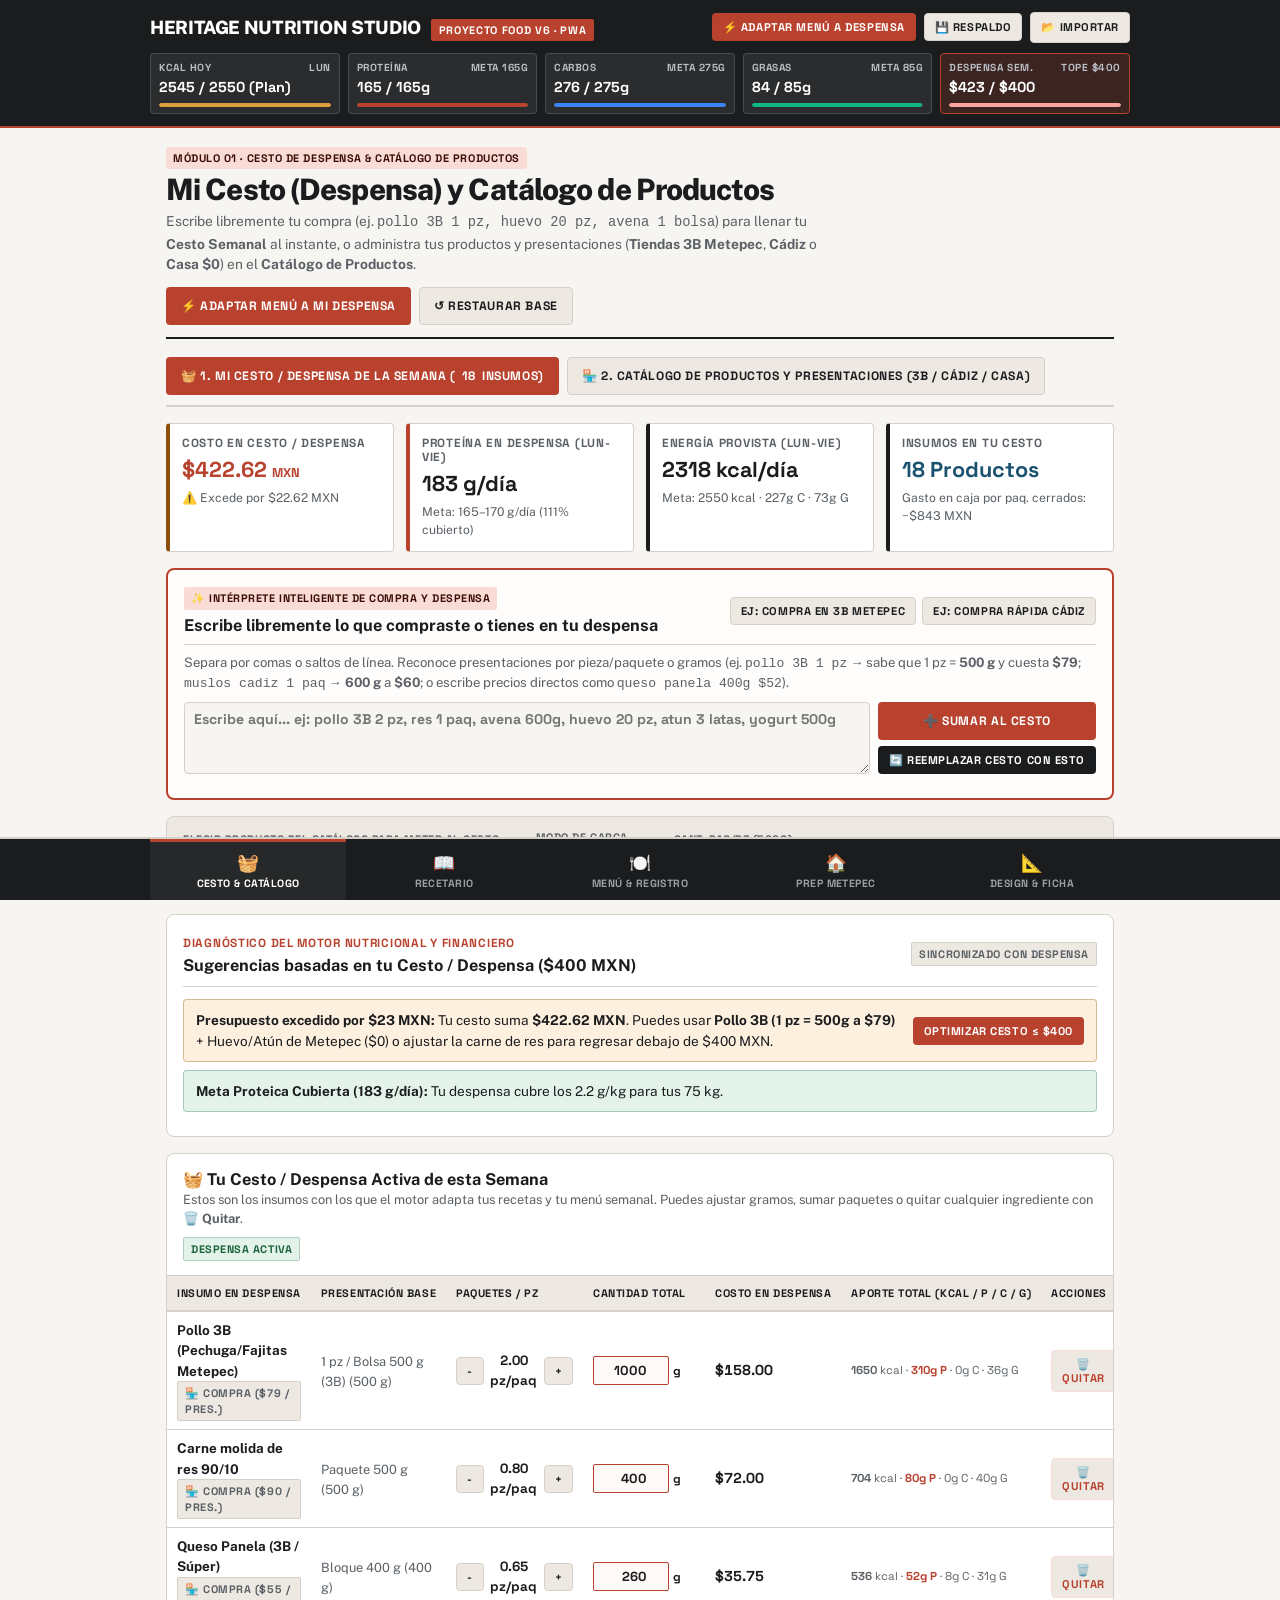
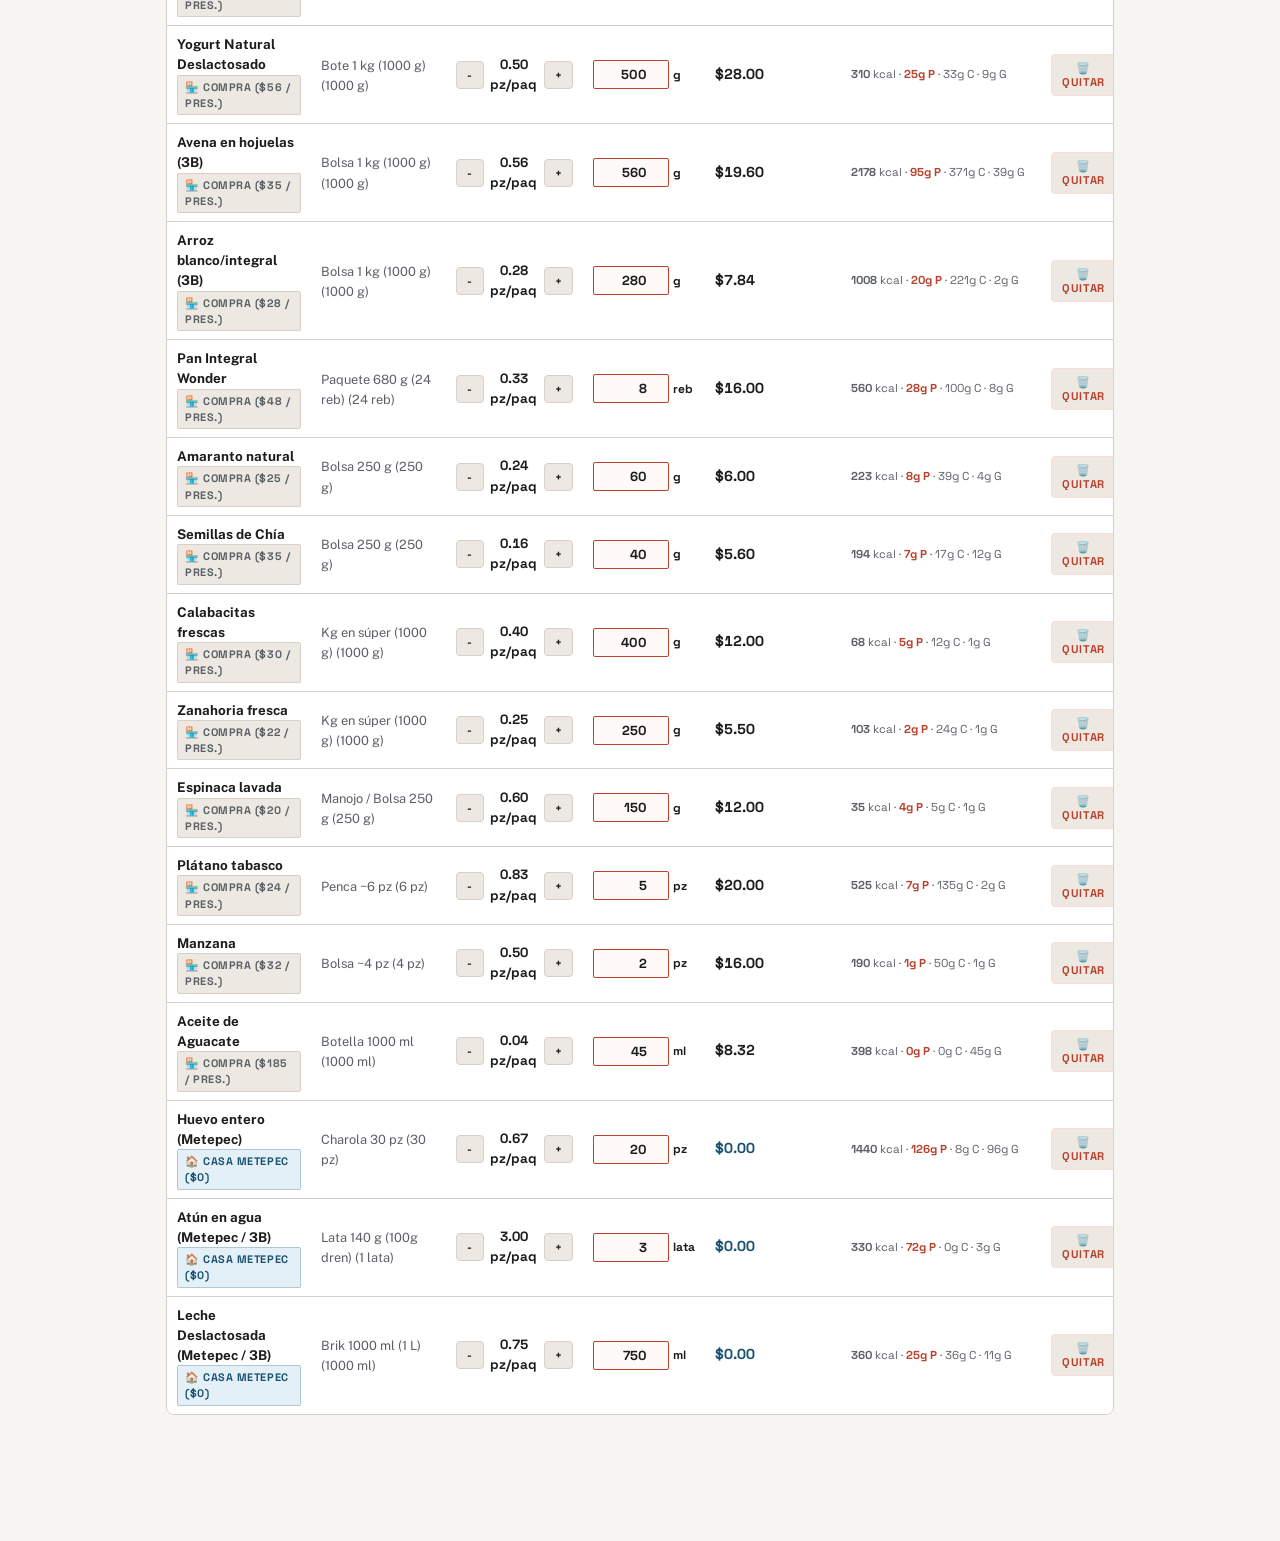
<file: index.html>
<!DOCTYPE html>
<html lang="es">
<head>
  <meta charset="UTF-8">
  <meta name="viewport" content="width=device-width, initial-scale=1.0, maximum-scale=1.0, user-scalable=no">
  <meta name="theme-color" content="#1A1C1E">
  <meta name="apple-mobile-web-app-capable" content="yes">
  <meta name="apple-mobile-web-app-status-bar-style" content="black-translucent">
  <meta name="description" content="Motor adaptativo de despensa, presupuesto ($400 MXN), recetario dinámico y registro nutricional para Diego.">
  <title>Proyecto Food v6 — Heritage Nutrition Studio</title>
  <link rel="manifest" href="./manifest.json">
  <link rel="preconnect" href="https://fonts.googleapis.com">
  <link rel="preconnect" href="https://fonts.gstatic.com" crossorigin>
  <link href="https://fonts.googleapis.com/css2?family=Public+Sans:ital,wght@0,400;0,600;0,700;0,800;1,400&family=Space+Grotesk:wght@500;700&display=swap" rel="stylesheet">
  <link rel="stylesheet" href="./styles.css?v=6.0">
</head>
<body>

<!-- ==========================================================================
     STICKY LEDGER HEADER
     ========================================================================== -->
<header class="top-bar">
  <div class="top-bar-inner">
    <div class="brand-row">
      <div class="brand-title-group">
        <span class="brand-title">HERITAGE NUTRITION STUDIO</span>
        <span class="brand-tag">PROYECTO FOOD v6 · PWA</span>
      </div>
      <div class="top-actions">
        <button class="btn btn-primary btn-sm" onclick="adaptMenuToPurchase(true)">⚡ Adaptar Menú a Despensa</button>
        <button class="btn btn-secondary btn-sm" onclick="exportBackupJSON()" title="Descargar respaldo JSON">💾 Respaldo</button>
        <label class="btn btn-secondary btn-sm" style="cursor:pointer;" title="Cargar respaldo JSON">
          📂 Importar <input type="file" accept=".json" style="display:none;" onchange="importBackupJSON(event)">
        </label>
      </div>
    </div>

    <div class="ledger-strip">
      <div class="ledger-cell">
        <div class="ledger-label"><span>KCAL HOY</span><span id="hdr-day-lbl">LUN</span></div>
        <div class="ledger-val" id="hdr-kcal">0 / 2550</div>
        <div class="ledger-bar"><div class="ledger-fill" id="bar-kcal" style="width:0%; background:#E09F3E;"></div></div>
      </div>
      <div class="ledger-cell">
        <div class="ledger-label"><span>PROTEÍNA</span><span>META 165g</span></div>
        <div class="ledger-val" id="hdr-p">0 / 165g</div>
        <div class="ledger-bar"><div class="ledger-fill" id="bar-p" style="width:0%; background:#B8422E;"></div></div>
      </div>
      <div class="ledger-cell">
        <div class="ledger-label"><span>CARBOS</span><span>META 275g</span></div>
        <div class="ledger-val" id="hdr-c">0 / 275g</div>
        <div class="ledger-bar"><div class="ledger-fill" id="bar-c" style="width:0%; background:#3B82F6;"></div></div>
      </div>
      <div class="ledger-cell">
        <div class="ledger-label"><span>GRASAS</span><span>META 85g</span></div>
        <div class="ledger-val" id="hdr-g">0 / 85g</div>
        <div class="ledger-bar"><div class="ledger-fill" id="bar-g" style="width:0%; background:#10B981;"></div></div>
      </div>
      <div class="ledger-cell highlight-budget">
        <div class="ledger-label"><span>DESPENSA SEM.</span><span>TOPE $400</span></div>
        <div class="ledger-val" id="hdr-budget">$0 / $400</div>
        <div class="ledger-bar"><div class="ledger-fill" id="bar-budget" style="width:0%; background:#FFFFFF;"></div></div>
      </div>
    </div>
  </div>
</header>

<main class="container">

  <!-- ========================================================================
       TAB 1: CESTO / DESPENSA SEMANAL + CATÁLOGO DE PRODUCTOS (3B / CÁDIZ / CASA)
       ======================================================================== -->
  <section id="tab-compra" class="section-view active">
    <div class="editorial-header">
      <div>
        <span class="badge badge-accent">MÓDULO 01 · CESTO DE DESPENSA & CATÁLOGO DE PRODUCTOS</span>
        <h1 class="t-h1" style="margin-top:4px;">Mi Cesto (Despensa) y Catálogo de Productos</h1>
        <p class="editorial-subtitle">
          Escribe libremente tu compra (ej. <code>pollo 3B 1 pz, huevo 20 pz, avena 1 bolsa</code>) para llenar tu <strong>Cesto Semanal</strong> al instante, o administra tus productos y presentaciones (<strong>Tiendas 3B Metepec</strong>, <strong>Cádiz</strong> o <strong>Casa $0</strong>) en el <strong>Catálogo de Productos</strong>.
        </p>
      </div>
      <div style="display:flex; gap:8px; flex-wrap:wrap;">
        <button class="btn btn-primary" onclick="adaptMenuToPurchase(true)">⚡ Adaptar Menú a mi Despensa</button>
        <button class="btn btn-secondary" onclick="resetCatalogDefaults()">↺ Restaurar Base</button>
      </div>
    </div>

    <!-- Sub-navigation: Cesto/Despensa vs Catálogo de Productos -->
    <div style="display:flex; gap:8px; margin-bottom:16px; border-bottom:2px solid var(--c-outline); padding-bottom:10px; flex-wrap:wrap;">
      <button id="subbtn-cesto" class="btn btn-primary" onclick="switchCompraSubView('cesto')">
        🧺 1. Mi Cesto / Despensa de la Semana (<span id="cesto-count-lbl">0</span> insumos)
      </button>
      <button id="subbtn-catalogo" class="btn btn-secondary" onclick="switchCompraSubView('catalogo')">
        🏪 2. Catálogo de Productos y Presentaciones (3B / Cádiz / Casa)
      </button>
    </div>

    <!-- KPI Summary Boxes -->
    <div class="engine-grid" id="budget-kpis"></div>

    <!-- SUBVIEW 1A: CESTO / DESPENSA SEMANAL + INTÉRPRETE DE TEXTO LIBRE -->
    <div id="subview-cesto">
      <!-- Natural Language Smart Input Card -->
      <div class="card" style="border:2px solid var(--c-tertiary); background:#FFFDFC;">
        <div class="card-header" style="margin-bottom:8px; padding-bottom:8px;">
          <div>
            <span class="badge badge-accent">✨ INTÉRPRETE INTELIGENTE DE COMPRA Y DESPENSA</span>
            <h2 class="t-h3" style="margin-top:4px;">Escribe libremente lo que compraste o tienes en tu despensa</h2>
          </div>
          <div style="display:flex; gap:6px; flex-wrap:wrap;">
            <button class="btn btn-secondary btn-sm" onclick="fillSampleSmartText('3b')">Ej: Compra en 3B Metepec</button>
            <button class="btn btn-secondary btn-sm" onclick="fillSampleSmartText('cadiz')">Ej: Compra rápida Cádiz</button>
          </div>
        </div>
        <p style="font-size:0.82rem; color:var(--c-secondary); margin-bottom:8px;">
          Separa por comas o saltos de línea. Reconoce presentaciones por pieza/paquete o gramos (ej. <code>pollo 3B 1 pz</code> → sabe que 1 pz = <strong>500 g</strong> y cuesta <strong>$79</strong>; <code>muslos cadiz 1 paq</code> → <strong>600 g</strong> a <strong>$60</strong>; o escribe precios directos como <code>queso panela 400g $52</code>).
        </p>
        <div style="display:flex; gap:8px; align-items:stretch; flex-wrap:wrap;">
          <textarea id="smart-cesto-input" class="input-field mono" rows="2" style="flex:1; min-width:260px; font-size:0.88rem;" placeholder="Escribe aquí... ej: pollo 3B 2 pz, res 1 paq, avena 600g, huevo 20 pz, atun 3 latas, yogurt 500g" oninput="previewSmartCestoText()"></textarea>
          <div style="display:flex; flex-direction:column; gap:6px; justify-content:center;">
            <button class="btn btn-primary" onclick="applySmartCestoText(false)">➕ Sumar al Cesto</button>
            <button class="btn btn-ink btn-sm" onclick="applySmartCestoText(true)" title="Vacía el cesto actual y deja solo lo que escribiste">🔄 Reemplazar Cesto con Esto</button>
          </div>
        </div>
        <div id="smart-cesto-preview" style="margin-top:8px; display:flex; gap:6px; flex-wrap:wrap;"></div>
      </div>

      <!-- Quick Add from Catalog Bar -->
      <div class="card-variant" style="padding:12px 16px;">
        <div style="display:flex; gap:8px; align-items:end; flex-wrap:wrap;">
          <div style="flex:2; min-width:200px;">
            <label class="field-label">Elegir Producto del Catálogo para meter al Cesto</label>
            <select id="quick-cesto-select" class="input-field" onchange="updateQuickCestoUnitHint()"></select>
          </div>
          <div style="width:130px;">
            <label class="field-label">Modo de Carga</label>
            <select id="quick-cesto-mode" class="input-field mono" onchange="updateQuickCestoUnitHint()">
              <option value="packs">Por Paq / Pz Comercial</option>
              <option value="units">Por Gramos / Unid.</option>
            </select>
          </div>
          <div style="width:120px;">
            <label class="field-label" id="quick-cesto-qty-lbl">Cant. (Paq/Pz)</label>
            <input type="number" id="quick-cesto-qty" class="input-field mono" value="1" min="0.1" step="any">
          </div>
          <button class="btn btn-primary" onclick="quickAddSelectedToCesto()">+ Meter al Cesto</button>
          <button class="btn btn-secondary" style="margin-left:auto;" onclick="clearEntireCesto()">🗑️ Vaciar Cesto</button>
        </div>
      </div>

      <!-- Smart Budget & Macro Engine Suggestions -->
      <div class="card" id="engine-suggestions-card">
        <div class="card-header">
          <div>
            <span class="t-label-caps" style="color:var(--c-tertiary);">DIAGNÓSTICO DEL MOTOR NUTRICIONAL Y FINANCIERO</span>
            <h2 class="t-h3">Sugerencias basadas en tu Cesto / Despensa ($400 MXN)</h2>
          </div>
          <span class="badge badge-neutral" id="adaptation-status-badge">SINCRONIZADO CON DESPENSA</span>
        </div>
        <div id="engine-suggestions-list"></div>
      </div>

      <!-- Active Basket / Pantry Table -->
      <div class="card" style="padding:0; overflow:hidden;">
        <div style="padding:14px 16px; border-bottom:1px solid var(--c-outline); display:flex; justify-content:space-between; align-items:center; flex-wrap:wrap; gap:8px;">
          <div>
            <h2 class="t-h3">🧺 Tu Cesto / Despensa Activa de esta Semana</h2>
            <p style="font-size:0.8rem; color:var(--c-secondary);">Estos son los insumos con los que el motor adapta tus recetas y tu menú semanal. Puedes ajustar gramos, sumar paquetes o quitar cualquier ingrediente con <strong>🗑️ Quitar</strong>.</p>
          </div>
          <span class="badge badge-success">DESPENSA ACTIVA</span>
        </div>
        <div class="table-wrap" style="border:none; border-radius:0;">
          <table class="editorial-table">
            <thead>
              <tr>
                <th>Insumo en Despensa</th>
                <th>Presentación Base</th>
                <th>Paquetes / Pz</th>
                <th>Cantidad Total</th>
                <th>Costo en Despensa</th>
                <th>Aporte Total (Kcal / P / C / G)</th>
                <th>Acciones</th>
              </tr>
            </thead>
            <tbody id="cesto-tbody"></tbody>
          </table>
        </div>
      </div>
    </div>

    <!-- SUBVIEW 1B: CATÁLOGO MAESTRO DE PRODUCTOS (CARGAR / EDITAR / BORRAR) -->
    <div id="subview-catalogo" style="display:none;">
      <div class="card-variant">
        <div class="card-header" style="margin-bottom:8px; padding-bottom:8px;">
          <span class="t-h3">➕ Dar de Alta Nuevo Producto en el Catálogo (3B / Cádiz / Casa)</span>
          <span class="t-label-caps" style="color:var(--c-secondary);">SE GUARDA PARA USARLO CON TEXTO LIBRE (EJ. "POLLO 3B 1 PZ")</span>
        </div>
        <div style="display:grid; grid-template-columns: repeat(auto-fit, minmax(125px, 1fr)); gap:8px; align-items:end;">
          <div>
            <label class="field-label">Nombre / Marca (ej. Pollo 3B)</label>
            <input type="text" id="new-ing-name" class="input-field" placeholder="Ej. Pollo 3B">
          </div>
          <div>
            <label class="field-label">Presentación (1 pz/paq)</label>
            <input type="text" id="new-ing-pres" class="input-field" placeholder="Ej. 1 pz / Bolsa 500g">
          </div>
          <div>
            <label class="field-label">Unidad Medida</label>
            <select id="new-ing-unit" class="input-field mono">
              <option value="g">g (gramos)</option>
              <option value="ml">ml (mililitros)</option>
              <option value="pz">pz (piezas)</option>
              <option value="lata">lata (140g)</option>
              <option value="reb">reb (rebanadas)</option>
            </select>
          </div>
          <div>
            <label class="field-label">Contenido x 1 Pz/Paq</label>
            <input type="number" id="new-ing-pres-qty" class="input-field mono" placeholder="500" value="500">
          </div>
          <div>
            <label class="field-label">Precio Presentación ($)</label>
            <input type="number" id="new-ing-price" class="input-field mono" placeholder="79" value="79">
          </div>
          <div>
            <label class="field-label">Tienda / Origen</label>
            <select id="new-ing-source" class="input-field">
              <option value="super">🏪 Tiendas 3B / Súper ($)</option>
              <option value="casa">🏠 Casa Metepec ($0)</option>
            </select>
          </div>
          <div>
            <label class="field-label">Kcal (x100g o 1u)</label>
            <input type="number" id="new-ing-kcal" class="input-field mono" value="165">
          </div>
          <div>
            <label class="field-label">Prot g</label>
            <input type="number" id="new-ing-p" class="input-field mono" value="31">
          </div>
          <div>
            <label class="field-label">Carb g</label>
            <input type="number" id="new-ing-c" class="input-field mono" value="0">
          </div>
          <div>
            <label class="field-label">Grasa g</label>
            <input type="number" id="new-ing-g" class="input-field mono" value="3.6">
          </div>
          <div>
            <button class="btn btn-primary" style="width:100%;" onclick="addNewIngredient()">+ Guardar Producto</button>
          </div>
        </div>
      </div>

      <div class="card" style="padding:0; overflow:hidden;">
        <div style="padding:14px 16px; border-bottom:1px solid var(--c-outline); display:flex; justify-content:space-between; align-items:center; flex-wrap:wrap; gap:8px;">
          <div>
            <h2 class="t-h3">🏪 Catálogo Maestro de Productos y Presentaciones</h2>
            <p style="font-size:0.8rem; color:var(--c-secondary);">Aquí defines cuánto pesa y cuánto cuesta cada producto comercial. Puedes <strong>borrar cualquier ingrediente (🗑️)</strong> o enviarlo directo al cesto.</p>
          </div>
          <span class="badge badge-neutral">TODOS LOS PRODUCTOS BORRABLES Y EDITABLES</span>
        </div>
        <div class="table-wrap" style="border:none; border-radius:0;">
          <table class="editorial-table">
            <thead>
              <tr>
                <th>Producto / Origen</th>
                <th>Nombre Presentación</th>
                <th>Contenido x Paq/Pz</th>
                <th>Precio Pres.</th>
                <th>Macros (x 100g/ml o 1 pz)</th>
                <th>Enviar al Cesto</th>
                <th>Borrar</th>
              </tr>
            </thead>
            <tbody id="catalog-tbody"></tbody>
          </table>
        </div>
      </div>
    </div>
  </section>

  <!-- ========================================================================
       TAB 2: RECETARIO DINÁMICO ADAPTADO A LA COMPRA
       ======================================================================== -->
  <section id="tab-recetario" class="section-view">
    <div class="editorial-header">
      <div>
        <span class="badge badge-accent">MÓDULO 02 · RECETARIO CONECTADO AL STOCK</span>
        <h1 class="t-h1" style="margin-top:4px;">Recetario Dinámico y Calculadora de Macros</h1>
        <p class="editorial-subtitle">
          Cada receta toma en vivo los precios y unidades cargados en tu <strong>Cesto / Despensa</strong>. Visualiza los macros exactos por porción, el costo real, cuántas porciones puedes cocinar con tu stock actual y ajusta las cantidades en gramos o piezas.
        </p>
      </div>
      <div style="display:flex; gap:8px; flex-wrap:wrap;">
        <button class="btn btn-primary" onclick="adaptMenuToPurchase(true)">⚡ Sincronizar Recetas con mi Despensa</button>
        <button class="btn btn-secondary" onclick="toggleNewRecipeModal()">+ Crear Nueva Receta</button>
      </div>
    </div>

    <!-- New Custom Recipe Builder (Hidden by default) -->
    <div class="card-variant" id="new-recipe-builder" style="display:none;">
      <div class="card-header">
        <span class="t-h3">🍳 Crear Nueva Receta con tus Insumos del Catálogo</span>
        <button class="btn btn-secondary btn-sm" onclick="toggleNewRecipeModal()">Cerrar</button>
      </div>
      <div style="display:grid; grid-template-columns: repeat(auto-fit, minmax(150px, 1fr)); gap:10px; margin-bottom:12px;">
        <div>
          <label class="field-label">Nombre de la Receta</label>
          <input type="text" id="nr-name" class="input-field" placeholder="Ej. Burrito Proteico Congelable">
        </div>
        <div>
          <label class="field-label">Porciones que rinde</label>
          <input type="number" id="nr-servings" class="input-field mono" value="4" min="1">
        </div>
        <div>
          <label class="field-label">Nombre de la Porción</label>
          <input type="text" id="nr-unit-label" class="input-field" placeholder="Ej. 1 burrito">
        </div>
        <div>
          <label class="field-label">Método / Equipo</label>
          <input type="text" id="nr-method" class="input-field" placeholder="Ej. Sartén de hierro / Congelador">
        </div>
      </div>
      <div style="margin-bottom:10px;">
        <label class="field-label">Ingredientes de la receta (del catálogo)</label>
        <div id="nr-ings-container"></div>
        <button class="btn btn-secondary btn-sm" style="margin-top:6px;" onclick="addNewRecipeIngRow()">+ Añadir Ingrediente</button>
      </div>
      <div style="margin-bottom:12px;">
        <label class="field-label">Pasos de preparación</label>
        <input type="text" id="nr-steps" class="input-field" placeholder="1. Mezclar ingredientes. 2. Cocinar en sartén de hierro y congelar.">
      </div>
      <button class="btn btn-primary" onclick="saveNewCustomRecipe()">Guardar Receta en mi Recetario</button>
    </div>

    <!-- Recipes Grid -->
    <div class="recipes-grid" id="recipes-grid-container"></div>
  </section>

  <!-- ========================================================================
       TAB 3: MENÚ SEMANAL ADAPTADO Y REGISTRO DIARIO
       ======================================================================== -->
  <section id="tab-menu" class="section-view">
    <div class="editorial-header">
      <div>
        <span class="badge badge-accent">MÓDULO 03 · MENÚ ADAPTADO & TRACKER DIARIO</span>
        <h1 class="t-h1" style="margin-top:4px;">Menú de la Semana y Registro de Consumo</h1>
        <p class="editorial-subtitle">
          Las porciones de tu menú se escalan automáticamente según las cantidades de tu despensa para que no sobre ni se eche a perder nada. Marca cada bloque conforme lo comas.
        </p>
      </div>
      <div style="display:flex; gap:8px; flex-wrap:wrap;">
        <button class="btn btn-secondary btn-sm" onclick="markAllDayMeals(true)">✓ Marcar Día Completo</button>
        <button class="btn btn-secondary btn-sm" onclick="markAllDayMeals(false)">↺ Reiniciar Día</button>
        <button class="btn btn-ink btn-sm" onclick="copyDaySummary()">📋 Copiar Resumen</button>
      </div>
    </div>

    <!-- 7-Day Selector -->
    <div class="day-strip" id="day-selector"></div>

    <!-- Free-text Natural Language Meal Logger for the Day -->
    <div class="card" style="border-left:4px solid var(--c-tertiary); background:#FFFDFC; margin-bottom:16px;">
      <div style="display:flex; justify-content:space-between; align-items:center; gap:8px; flex-wrap:wrap; margin-bottom:6px;">
        <div>
          <span class="badge badge-accent">✨ REGISTRO RÁPIDO POR TEXTO LIBRE</span>
          <span class="t-h3" style="margin-left:6px;">Escribe lo que comiste hoy y la herramienta calcula tus macros</span>
        </div>
      </div>
      <div style="display:flex; gap:8px; flex-wrap:wrap;">
        <input type="text" id="smart-meal-text" class="input-field mono" style="flex:1; min-width:240px;" placeholder="Ej: 3 hamburguesas de pollo, 1 arroz, 2 huevos, 1 sandwich panela o pollo 3B 250g">
        <button class="btn btn-primary btn-sm" onclick="parseAndLogFreeTextMeal()">➕ Interpretar y Registrar Comida</button>
      </div>
    </div>

    <!-- Day Context Banner -->
    <div class="card-variant" id="day-banner-info" style="margin-bottom:16px;"></div>

    <!-- Meals Checklist Container -->
    <div id="day-meals-container"></div>

    <!-- Quick Extra Food & Hydration Row -->
    <div style="display:grid; grid-template-columns: repeat(auto-fit, minmax(280px, 1fr)); gap:16px;">
      <div class="card">
        <div class="card-header">
          <span class="t-h3">💧 Hidratación (Meta 3.0 L) y Centrum</span>
          <span class="badge badge-ice" id="water-badge">0.0 / 3.0 L</span>
        </div>
        <p style="font-size:0.8rem; color:var(--c-secondary); margin-bottom:10px;">
          Toca cada botella de 500 ml completada hoy (0.5 L despertar + 1.0 L oficina + 1.0 L gym + 0.5 L cena):
        </p>
        <div id="water-buttons" style="display:flex; gap:6px; flex-wrap:wrap; margin-bottom:12px;"></div>
        <div id="centrum-box"></div>
      </div>

      <div class="card">
        <div class="card-header">
          <span class="t-h3">➕ Registrar Alimento Extra Manual</span>
          <span class="t-label-caps" style="color:var(--c-secondary);">FUERA DEL PLAN</span>
        </div>
        <div style="display:grid; grid-template-columns: 2fr 1fr 1fr; gap:8px; margin-bottom:8px;">
          <div>
            <label class="field-label">Concepto</label>
            <input type="text" id="extra-name" class="input-field" placeholder="Ej. Barrita / Café">
          </div>
          <div>
            <label class="field-label">Kcal</label>
            <input type="number" id="extra-kcal" class="input-field mono" placeholder="150">
          </div>
          <div>
            <label class="field-label">Prot (g)</label>
            <input type="number" id="extra-p" class="input-field mono" placeholder="5">
          </div>
        </div>
        <button class="btn btn-secondary btn-sm" style="width:100%;" onclick="addExtraFood()">+ Añadir al Registro de Hoy</button>
        <div id="extra-list-today" style="margin-top:8px;"></div>
      </div>
    </div>
  </section>

  <!-- ========================================================================
       TAB 4: PREP METEPEC & DESCONGELACIÓN CÁDIZ
       ======================================================================== -->
  <section id="tab-prep" class="section-view">
    <div class="editorial-header">
      <div>
        <span class="badge badge-ice">MÓDULO 04 · LOGÍSTICA METEPEC → CÁDIZ 101</span>
        <h1 class="t-h1" style="margin-top:4px;">Batch Cooking en Metepec y Tuppers</h1>
        <p class="editorial-subtitle">
          Cantidades exactas actualizadas con tu despensa de la semana para cocinar en 90 minutos usando tu <strong>refractario</strong>, <strong>mini sartén de hierro</strong>, procesador y hornito eléctrico.
        </p>
      </div>
    </div>

    <div class="card">
      <div class="card-header">
        <span class="t-h2">🏠 Checklist de Cocina Dominical (Cantidades Adaptadas)</span>
        <span class="badge badge-accent">90 MINUTOS TOTALES</span>
      </div>
      <div id="prep-checklist-container"></div>
    </div>

    <div style="display:grid; grid-template-columns: repeat(auto-fit, minmax(300px, 1fr)); gap:16px;">
      <div class="card">
        <div class="card-header">
          <span class="t-h3">🧊 Rol Nocturno: Congelador → Refri (10:00 PM)</span>
          <span class="badge badge-ice">CÁDIZ 101</span>
        </div>
        <div class="ing-line"><span><strong>Lunes 10 PM (para Martes)</strong></span><span>3 Frittatas + 2 Hamb. Res + 3 Hamb. Pollo + 200g Arroz</span></div>
        <div class="ing-line"><span><strong>Martes 10 PM (para Miércoles)</strong></span><span>4 Mini Hot Cakes + 2 Hamb. Atún + 3 Hamb. Pollo + 200g Arroz</span></div>
        <div class="ing-line"><span><strong>Miércoles 10 PM (para Jueves)</strong></span><span>3 Frittatas + 2 Hamb. Res + 3 Hamb. Pollo + 200g Arroz</span></div>
        <div class="ing-line"><span><strong>Jueves 10 PM (para Viernes)</strong></span><span>4 Mini Hot Cakes + 2 Hamb. Atún + 200g Arroz</span></div>
      </div>

      <div class="card">
        <div class="card-header">
          <span class="t-h3">🍱 Mapa de tus 6 Tuppers</span>
          <span class="badge badge-neutral">INVENTARIO ACTUAL</span>
        </div>
        <div class="ing-line"><span><strong>[GD] Grande Dividido (1.6 L)</strong></span><span>Lunch Oficina (Hamburguesas + Arroz)</span></div>
        <div class="ing-line"><span><strong>[GC] Grande Cuadrado (1.6 L)</strong></span><span>Bodega en Congelador Cádiz (Res/Pollo)</span></div>
        <div class="ing-line"><span><strong>[CUA] Cuadrado Mediano (1.0 L)</strong></span><span>Bodega en Congelador Cádiz (Frittatas/Atún)</span></div>
        <div class="ing-line"><span><strong>[CH1] Chico (350 ml)</strong></span><span>Overnight Oats (noches Lun y Mié)</span></div>
        <div class="ing-line"><span><strong>[CH2] Chico (350 ml)</strong></span><span>Yogurt Deslactosado + Amaranto</span></div>
        <div class="ing-line"><span><strong>[RED] Redondo (300 ml)</strong></span><span>Descongelación nocturna en refri</span></div>
      </div>
    </div>
  </section>

  <!-- ========================================================================
       TAB 5: DESIGN.MD & AUDITORÍA NUTRICIONAL
       ======================================================================== -->
  <section id="tab-info" class="section-view">
    <div class="editorial-header">
      <div>
        <span class="badge badge-neutral">MÓDULO 05 · ESPECIFICACIÓN Y SISTEMA VISUAL</span>
        <h1 class="t-h1" style="margin-top:4px;">Ficha Clínica y Sistema DESIGN.md</h1>
        <p class="editorial-subtitle">
          Parámetros fisiológicos de Diego (25 años, 1.80 m, 75 kg, Cádiz 101 / SmartFit Galerías Insurgentes) y tokens activos del archivo <code>DESIGN.md</code>.
        </p>
      </div>
    </div>

    <div style="display:grid; grid-template-columns: repeat(auto-fit, minmax(290px, 1fr)); gap:16px;">
      <div class="card">
        <div class="card-header">
          <span class="t-h3">🩺 Auditoría Fisiológica y Requerimientos</span>
          <span class="badge badge-success">RECOMPOSICIÓN</span>
        </div>
        <div class="ing-line"><span><strong>TMB (Mifflin-St Jeor)</strong></span><span class="t-mono-num">1,755 kcal</span></div>
        <div class="ing-line"><span><strong>NEAT (~8,000 pasos/día)</strong></span><span class="t-mono-num">+380 kcal</span></div>
        <div class="ing-line"><span><strong>EAT (Fuerza SmartFit) + TEF</strong></span><span class="t-mono-num">+415 kcal</span></div>
        <div class="ing-line"><span><strong>Meta Diaria Total</strong></span><span class="t-mono-num" style="color:var(--c-tertiary);">2,550 kcal</span></div>
        <div class="ing-line"><span><strong>Proteína (2.2 g/kg)</strong></span><span class="t-mono-num">165 – 170 g</span></div>
        <div class="ing-line"><span><strong>Carbohidratos (3.6 g/kg)</strong></span><span class="t-mono-num">275 g</span></div>
        <div class="ing-line"><span><strong>Grasas (1.1 g/kg · Aguacate/Yema)</strong></span><span class="t-mono-num">85 g</span></div>
        <div class="ing-line"><span><strong>Suplementación Actual</strong></span><span>1 tab Centrum en Comida (sin Whey/Creatina)</span></div>
      </div>

      <div class="card">
        <div class="card-header">
          <span class="t-h3">🎨 Tokens Activos (DESIGN.md)</span>
          <span class="badge badge-accent">HERITAGE STUDIO</span>
        </div>
        <div class="ing-line"><span><strong>Primary (Deep Ink)</strong></span><span class="t-mono-num">#1A1C1E</span></div>
        <div class="ing-line"><span><strong>Secondary (Architectural Slate)</strong></span><span class="t-mono-num">#5A6065</span></div>
        <div class="ing-line"><span><strong>Tertiary (Boston Clay)</strong></span><span class="t-mono-num" style="color:var(--c-tertiary);">#B8422E</span></div>
        <div class="ing-line"><span><strong>Neutral (Warm Limestone)</strong></span><span class="t-mono-num">#F7F5F2</span></div>
        <div class="ing-line"><span><strong>Headlines & Body</strong></span><span class="t-mono-num">Public Sans</span></div>
        <div class="ing-line"><span><strong>Labels & Tabular Numerals</strong></span><span class="t-mono-num">Space Grotesk</span></div>
        <div class="ing-line"><span><strong>Archivo Normativo</strong></span><span class="t-mono-num">Proyecto Food/DESIGN.md</span></div>
      </div>
    </div>
  </section>

</main>

<!-- ==========================================================================
     BOTTOM NAVIGATION
     ========================================================================== -->
<nav class="bottom-nav">
  <div class="bottom-nav-inner">
    <button class="nav-tab active" data-tab="compra" onclick="switchTab('compra')">
      <span class="ico">🧺</span>
      <span>Cesto & Catálogo</span>
    </button>
    <button class="nav-tab" data-tab="recetario" onclick="switchTab('recetario')">
      <span class="ico">📖</span>
      <span>Recetario</span>
    </button>
    <button class="nav-tab" data-tab="menu" onclick="switchTab('menu')">
      <span class="ico">🍽️</span>
      <span>Menú & Registro</span>
    </button>
    <button class="nav-tab" data-tab="prep" onclick="switchTab('prep')">
      <span class="ico">🏠</span>
      <span>Prep Metepec</span>
    </button>
    <button class="nav-tab" data-tab="info" onclick="switchTab('info')">
      <span class="ico">📐</span>
      <span>DESIGN & Ficha</span>
    </button>
  </div>
</nav>

<div id="toast">Menú y Recetario actualizados</div>

<script src="./app.js?v=6.0"></script>
<script>
  if ('serviceWorker' in navigator) {
    window.addEventListener('load', () => {
      navigator.serviceWorker.register('./sw.js').catch(err => console.warn('SW error:', err));
    });
  }
</script>
</body>
</html>
</file>
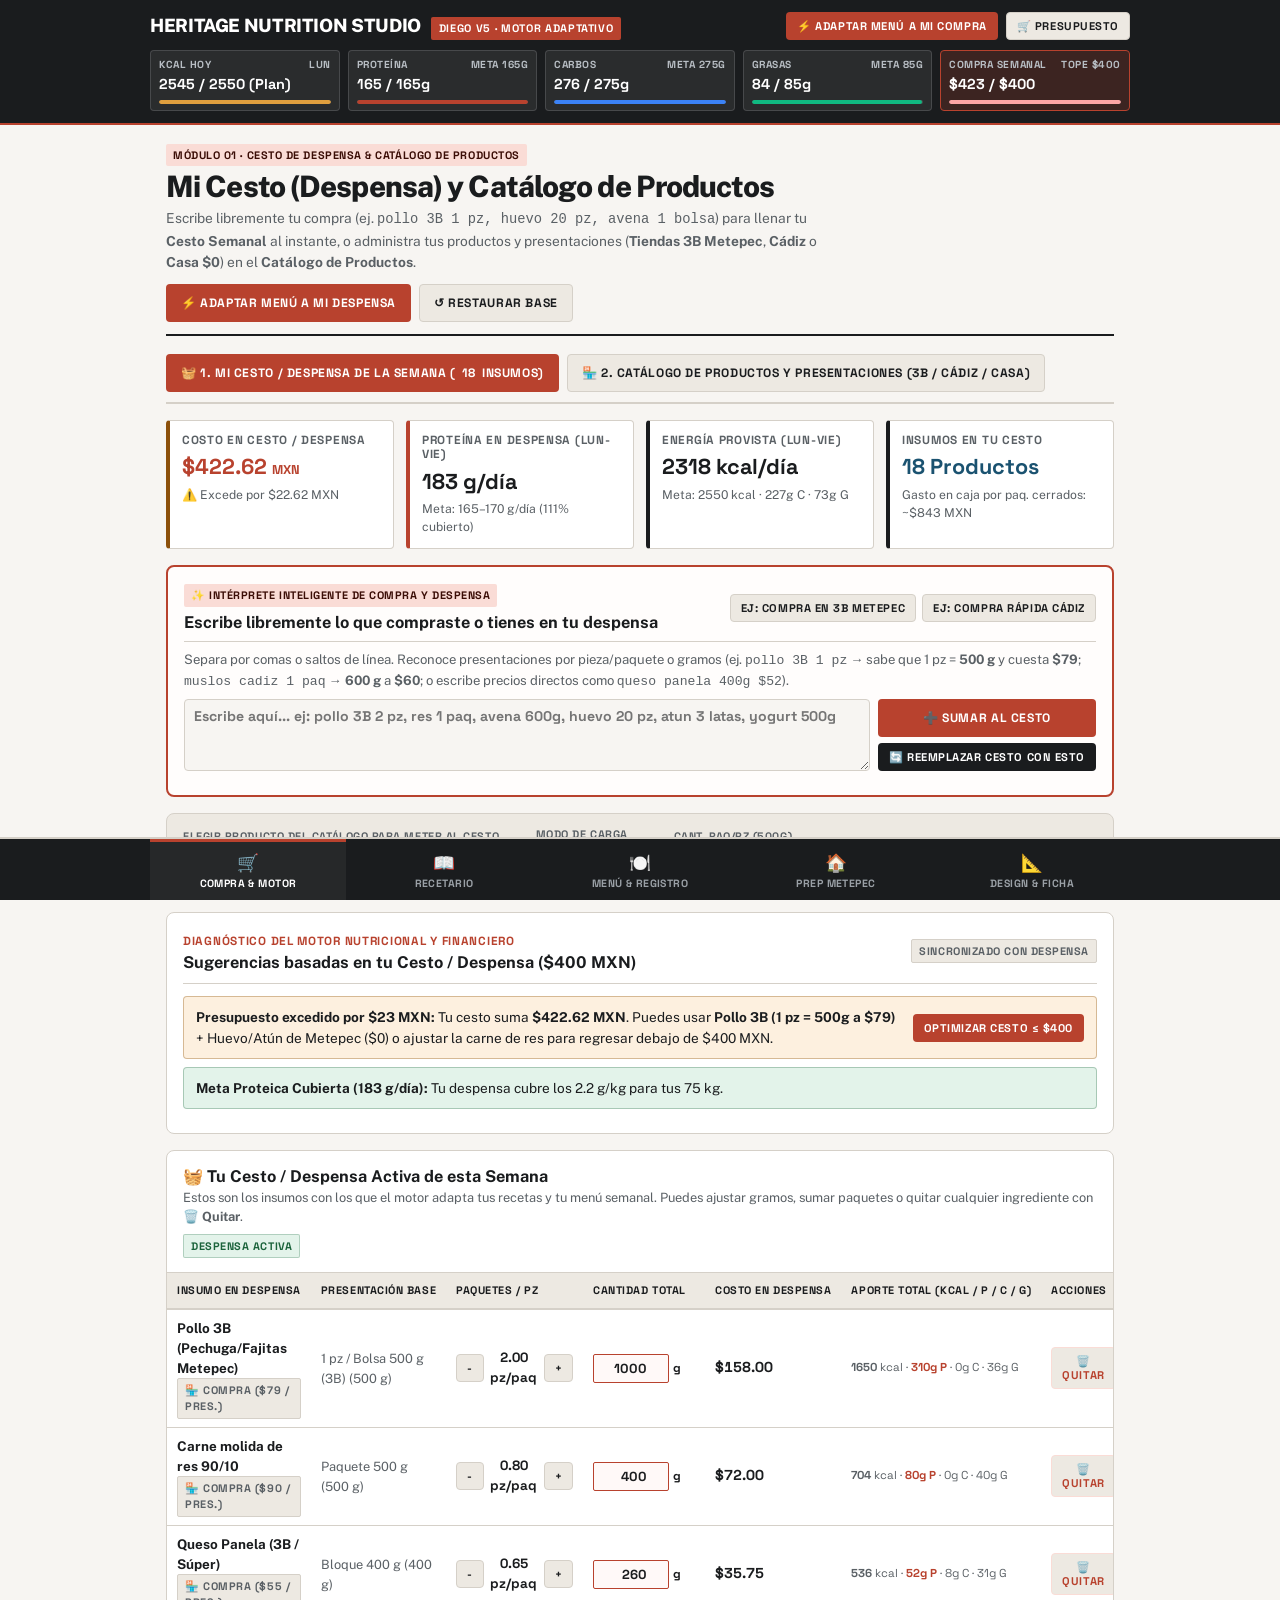
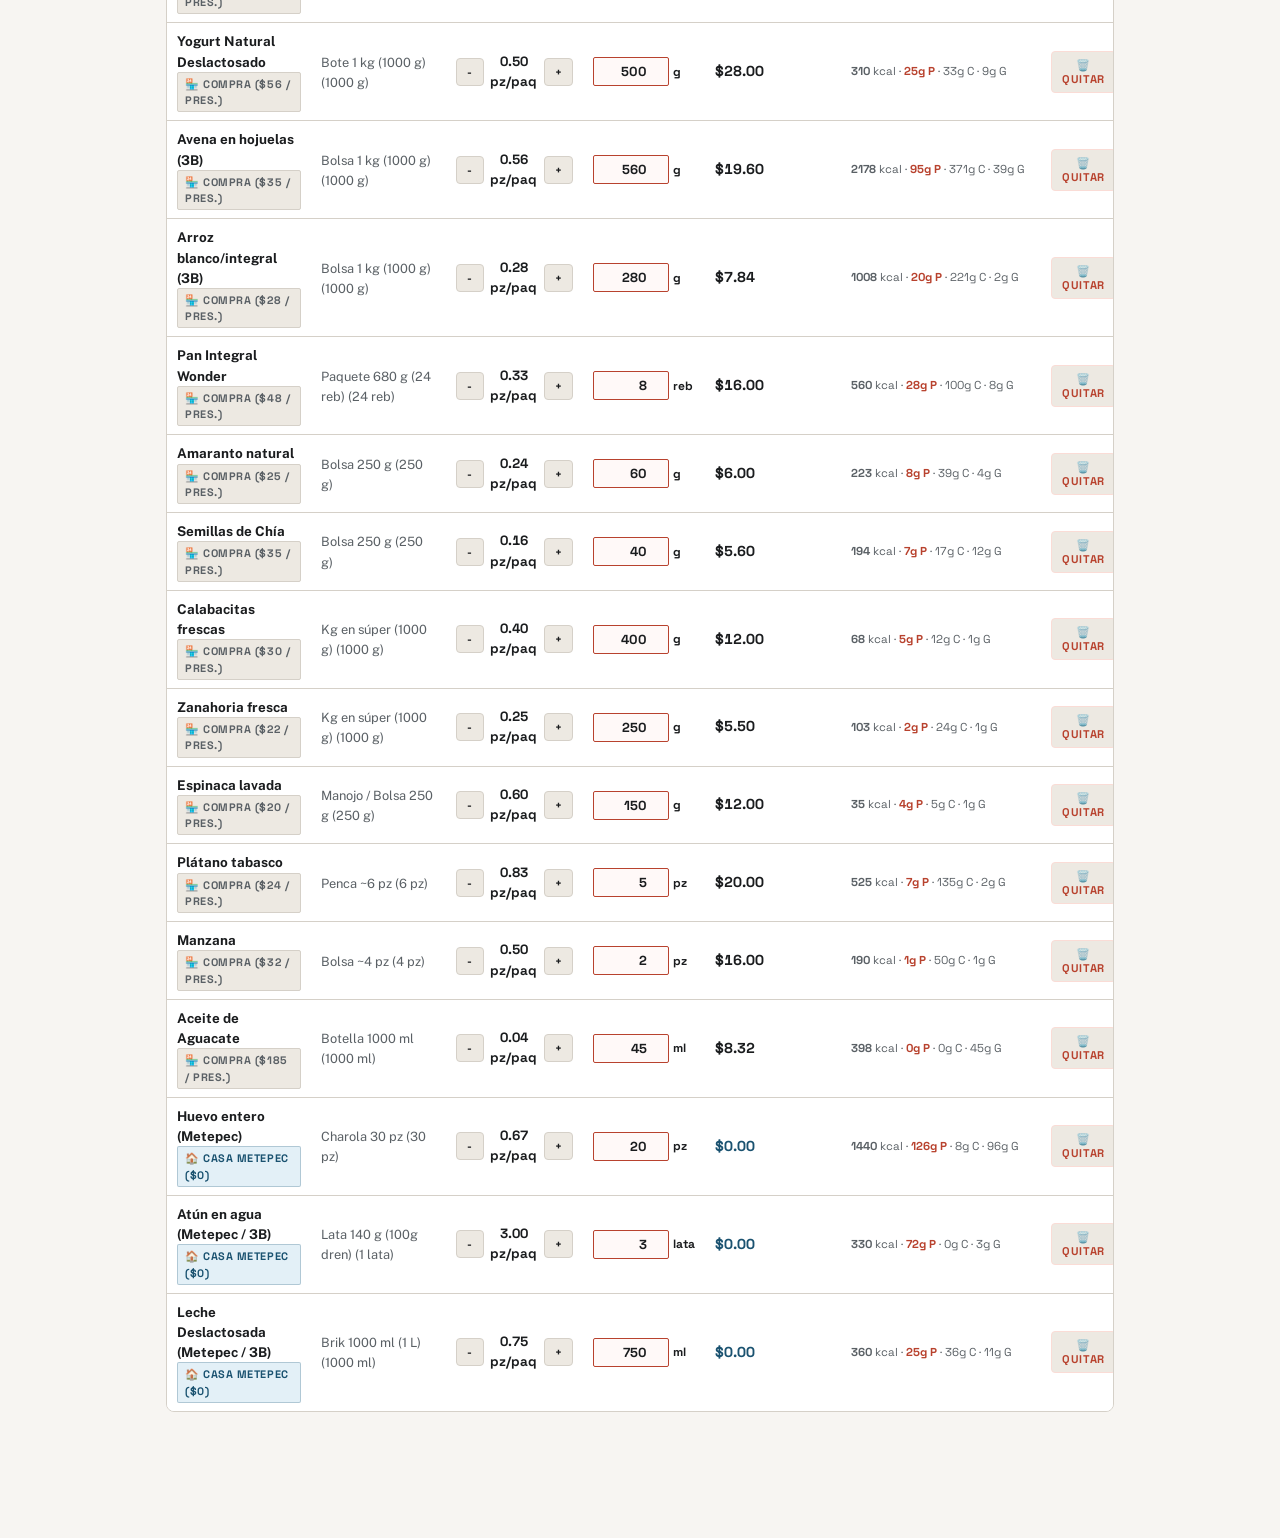
<file: plan_semanal_diego.html>
<!DOCTYPE html>
<html lang="es">
<head>
<meta charset="UTF-8">
<meta name="viewport" content="width=device-width, initial-scale=1.0, maximum-scale=1.0, user-scalable=no">
<meta name="theme-color" content="#1A1C1E">
<meta name="apple-mobile-web-app-capable" content="yes">
<meta name="apple-mobile-web-app-status-bar-style" content="black-translucent">
<title>Proyecto Food v6 — Heritage Nutrition Studio</title>
<link rel="manifest" href="./manifest.json">
<link rel="preconnect" href="https://fonts.googleapis.com">
<link rel="preconnect" href="https://fonts.gstatic.com" crossorigin>
<link href="https://fonts.googleapis.com/css2?family=Public+Sans:ital,wght@0,400;0,600;0,700;0,800;1,400&family=Space+Grotesk:wght@500;700&display=swap" rel="stylesheet">
<style>
  /* ==========================================================================
     DESIGN.MD TOKENS — "Heritage Nutrition Studio" (version: alpha)
     ========================================================================== */
  :root {
    /* Colors */
    --c-primary: #1A1C1E;
    --c-secondary: #5A6065;
    --c-tertiary: #B8422E;
    --c-on-tertiary: #FFFFFF;
    --c-tertiary-container: #FADCD6;
    --c-on-tertiary-container: #3B0D06;
    --c-neutral: #F7F5F2;
    --c-surface: #FFFFFF;
    --c-surface-variant: #EDE9E2;
    --c-outline: #D5D0C8;
    --c-success: #1B633B;
    --c-success-bg: #E3F3EA;
    --c-on-success: #FFFFFF;
    --c-warning: #8C500B;
    --c-warning-bg: #FDF0DF;
    --c-ice: #1A5270;
    --c-ice-bg: #E3F0F7;

    /* Typography */
    --font-sans: 'Public Sans', -apple-system, BlinkMacSystemFont, "Segoe UI", Roboto, sans-serif;
    --font-mono: 'Space Grotesk', ui-monospace, SFMono-Regular, Menlo, monospace;

    /* Rounded */
    --r-xs: 2px;
    --r-sm: 4px;
    --r-md: 8px;
    --r-lg: 12px;
    --r-full: 9999px;

    /* Spacing */
    --sp-xs: 4px;
    --sp-sm: 8px;
    --sp-md: 16px;
    --sp-lg: 24px;
    --sp-xl: 32px;
  }

  * {
    box-sizing: border-box;
    margin: 0;
    padding: 0;
    -webkit-tap-highlight-color: transparent;
  }

  body {
    font-family: var(--font-sans);
    background-color: var(--c-neutral);
    color: var(--c-primary);
    font-size: 0.95rem;
    line-height: 1.5;
    padding-bottom: 96px;
  }

  /* Typography Utility Classes from DESIGN.md */
  .t-h1 {
    font-family: var(--font-sans);
    font-size: 1.85rem;
    font-weight: 800;
    line-height: 1.15;
    letter-spacing: -0.03em;
  }
  .t-h2 {
    font-family: var(--font-sans);
    font-size: 1.25rem;
    font-weight: 700;
    line-height: 1.25;
    letter-spacing: -0.02em;
  }
  .t-h3 {
    font-family: var(--font-sans);
    font-size: 1.02rem;
    font-weight: 700;
    line-height: 1.35;
  }
  .t-label-caps {
    font-family: var(--font-mono);
    font-size: 0.74rem;
    font-weight: 700;
    line-height: 1.2;
    letter-spacing: 0.06em;
    text-transform: uppercase;
  }
  .t-mono-num {
    font-family: var(--font-mono);
    font-weight: 700;
    font-variant-numeric: tabular-nums;
  }

  /* ==========================================================================
     STICKY EDITORIAL HEADER & MACRO / BUDGET LEDGER
     ========================================================================== */
  .top-bar {
    position: sticky;
    top: 0;
    z-index: 100;
    background: var(--c-primary);
    color: var(--c-surface);
    border-bottom: 2px solid var(--c-tertiary);
    padding: 12px 16px;
  }
  .top-bar-inner {
    max-width: 980px;
    margin: 0 auto;
  }
  .brand-row {
    display: flex;
    justify-content: space-between;
    align-items: center;
    gap: 12px;
    margin-bottom: 10px;
    flex-wrap: wrap;
  }
  .brand-title-group {
    display: flex;
    align-items: baseline;
    gap: 10px;
    flex-wrap: wrap;
  }
  .brand-title {
    font-family: var(--font-sans);
    font-size: 1.15rem;
    font-weight: 800;
    letter-spacing: -0.02em;
    color: var(--c-surface);
  }
  .brand-tag {
    font-family: var(--font-mono);
    font-size: 0.68rem;
    font-weight: 700;
    letter-spacing: 0.06em;
    text-transform: uppercase;
    background: var(--c-tertiary);
    color: var(--c-on-tertiary);
    padding: 3px 8px;
    border-radius: var(--r-xs);
  }
  .top-actions {
    display: flex;
    gap: 8px;
    align-items: center;
  }
  .ledger-strip {
    display: grid;
    grid-template-columns: repeat(5, 1fr);
    gap: 8px;
  }
  @media (max-width: 680px) {
    .ledger-strip {
      grid-template-columns: repeat(3, 1fr);
    }
  }
  .ledger-cell {
    background: rgba(255, 255, 255, 0.07);
    border: 1px solid rgba(255, 255, 255, 0.14);
    border-radius: var(--r-sm);
    padding: 6px 8px;
  }
  .ledger-cell.highlight-budget {
    background: rgba(184, 66, 46, 0.22);
    border-color: var(--c-tertiary);
  }
  .ledger-label {
    font-family: var(--font-mono);
    font-size: 0.64rem;
    font-weight: 700;
    text-transform: uppercase;
    letter-spacing: 0.05em;
    color: #B8BEC4;
    display: flex;
    justify-content: space-between;
  }
  .ledger-val {
    font-family: var(--font-mono);
    font-size: 0.9rem;
    font-weight: 700;
    color: var(--c-surface);
    margin-top: 2px;
  }
  .ledger-bar {
    height: 4px;
    background: rgba(255, 255, 255, 0.15);
    border-radius: var(--r-full);
    overflow: hidden;
    margin-top: 4px;
  }
  .ledger-fill {
    height: 100%;
    border-radius: var(--r-full);
    transition: width 0.25s ease;
  }

  /* ==========================================================================
     LAYOUT & CONTAINERS
     ========================================================================== */
  .container {
    max-width: 980px;
    margin: 0 auto;
    padding: 18px 16px;
  }

  .section-view {
    display: none;
  }
  .section-view.active {
    display: block;
  }

  .editorial-header {
    border-bottom: 2px solid var(--c-primary);
    padding-bottom: 12px;
    margin-bottom: 18px;
    display: flex;
    justify-content: space-between;
    align-items: flex-end;
    flex-wrap: wrap;
    gap: 12px;
  }
  .editorial-subtitle {
    color: var(--c-secondary);
    font-size: 0.86rem;
    margin-top: 4px;
    max-width: 680px;
  }

  /* ==========================================================================
     COMPONENTS (DESIGN.MD SPEC)
     ========================================================================== */
  .card {
    background-color: var(--c-surface);
    color: var(--c-primary);
    border: 1px solid var(--c-outline);
    border-radius: var(--r-md);
    padding: var(--sp-md);
    margin-bottom: var(--sp-md);
  }
  .card-variant {
    background-color: var(--c-surface-variant);
    border: 1px solid var(--c-outline);
    border-radius: var(--r-md);
    padding: var(--sp-md);
    margin-bottom: var(--sp-md);
  }
  .card-header {
    display: flex;
    justify-content: space-between;
    align-items: center;
    gap: 10px;
    padding-bottom: 10px;
    margin-bottom: 12px;
    border-bottom: 1px solid var(--c-outline);
    flex-wrap: wrap;
  }

  /* Buttons */
  .btn {
    display: inline-flex;
    align-items: center;
    justify-content: center;
    gap: 6px;
    font-family: var(--font-mono);
    font-size: 0.76rem;
    font-weight: 700;
    letter-spacing: 0.05em;
    text-transform: uppercase;
    border-radius: var(--r-sm);
    padding: 10px 14px;
    border: 1px solid transparent;
    cursor: pointer;
    transition: background-color 0.15s ease, transform 0.08s ease;
    text-decoration: none;
  }
  .btn:active {
    transform: translateY(1px);
  }
  .btn-primary {
    background-color: var(--c-tertiary);
    color: var(--c-on-tertiary);
  }
  .btn-primary:hover {
    background-color: var(--c-on-tertiary-container);
    color: var(--c-on-tertiary);
  }
  .btn-secondary {
    background-color: var(--c-surface-variant);
    color: var(--c-primary);
    border-color: var(--c-outline);
  }
  .btn-secondary:hover {
    background-color: var(--c-outline);
  }
  .btn-ink {
    background-color: var(--c-primary);
    color: var(--c-surface);
  }
  .btn-ink:hover {
    background-color: #32363A;
  }
  .btn-sm {
    padding: 6px 10px;
    font-size: 0.7rem;
  }

  /* Badges */
  .badge {
    display: inline-flex;
    align-items: center;
    gap: 4px;
    font-family: var(--font-mono);
    font-size: 0.68rem;
    font-weight: 700;
    letter-spacing: 0.05em;
    text-transform: uppercase;
    padding: 3px 7px;
    border-radius: var(--r-xs);
  }
  .badge-accent {
    background-color: var(--c-tertiary-container);
    color: var(--c-on-tertiary-container);
  }
  .badge-success {
    background-color: var(--c-success-bg);
    color: var(--c-success);
    border: 1px solid rgba(27, 99, 59, 0.25);
  }
  .badge-warning {
    background-color: var(--c-warning-bg);
    color: var(--c-warning);
    border: 1px solid rgba(140, 80, 11, 0.25);
  }
  .badge-ice {
    background-color: var(--c-ice-bg);
    color: var(--c-ice);
    border: 1px solid rgba(26, 82, 112, 0.25);
  }
  .badge-neutral {
    background-color: var(--c-surface-variant);
    color: var(--c-secondary);
    border: 1px solid var(--c-outline);
  }

  /* Inputs */
  .input-field {
    background-color: var(--c-neutral);
    color: var(--c-primary);
    font-family: var(--font-sans);
    font-size: 0.88rem;
    border: 1px solid var(--c-outline);
    border-radius: var(--r-sm);
    padding: 7px 9px;
    width: 100%;
  }
  .input-field.mono {
    font-family: var(--font-mono);
    font-weight: 700;
  }
  .input-field:focus {
    outline: 2px solid var(--c-tertiary);
    background-color: var(--c-surface);
  }
  label.field-label {
    display: block;
    font-family: var(--font-mono);
    font-size: 0.68rem;
    font-weight: 700;
    text-transform: uppercase;
    letter-spacing: 0.05em;
    color: var(--c-secondary);
    margin-bottom: 4px;
  }

  /* ==========================================================================
     TABLES & CATALOG GRID
     ========================================================================== */
  .table-wrap {
    overflow-x: auto;
    border: 1px solid var(--c-outline);
    border-radius: var(--r-md);
    background: var(--c-surface);
  }
  table.editorial-table {
    width: 100%;
    border-collapse: collapse;
    font-size: 0.84rem;
  }
  table.editorial-table th {
    background: var(--c-surface-variant);
    color: var(--c-primary);
    font-family: var(--font-mono);
    font-size: 0.68rem;
    font-weight: 700;
    text-transform: uppercase;
    letter-spacing: 0.05em;
    text-align: left;
    padding: 9px 10px;
    border-bottom: 2px solid var(--c-outline);
    white-space: nowrap;
  }
  table.editorial-table td {
    padding: 8px 10px;
    border-bottom: 1px solid var(--c-outline);
    vertical-align: middle;
  }
  table.editorial-table tr:last-child td {
    border-bottom: none;
  }
  table.editorial-table tr:hover td {
    background-color: rgba(247, 245, 242, 0.65);
  }
  .tbl-input {
    width: 78px;
    padding: 5px 6px;
    font-family: var(--font-mono);
    font-weight: 700;
    font-size: 0.82rem;
    border: 1px solid var(--c-outline);
    border-radius: var(--r-xs);
    background: var(--c-neutral);
    color: var(--c-primary);
    text-align: right;
  }
  .tbl-input:focus {
    outline: 2px solid var(--c-tertiary);
    background: var(--c-surface);
  }
  .tbl-input-text {
    width: 135px;
    text-align: left;
    font-family: var(--font-sans);
    font-weight: 600;
  }

  /* ==========================================================================
     ENGINE DASHBOARD & SUGGESTION CARDS
     ========================================================================== */
  .engine-grid {
    display: grid;
    grid-template-columns: repeat(4, 1fr);
    gap: 12px;
    margin-bottom: 16px;
  }
  @media (max-width: 760px) {
    .engine-grid {
      grid-template-columns: repeat(2, 1fr);
    }
  }
  .kpi-box {
    background: var(--c-surface);
    border: 1px solid var(--c-outline);
    border-left: 4px solid var(--c-primary);
    border-radius: var(--r-sm);
    padding: 12px;
  }
  .kpi-box.clay {
    border-left-color: var(--c-tertiary);
  }
  .kpi-box.green {
    border-left-color: var(--c-success);
  }
  .kpi-box.amber {
    border-left-color: var(--c-warning);
  }
  .kpi-val {
    font-family: var(--font-mono);
    font-size: 1.35rem;
    font-weight: 700;
    margin: 4px 0 2px;
  }
  .kpi-sub {
    font-size: 0.76rem;
    color: var(--c-secondary);
  }

  .suggestion-item {
    display: flex;
    justify-content: space-between;
    align-items: center;
    gap: 12px;
    padding: 10px 12px;
    border: 1px solid var(--c-outline);
    border-radius: var(--r-sm);
    background: var(--c-neutral);
    margin-bottom: 8px;
    flex-wrap: wrap;
  }
  .suggestion-item.warn {
    background: var(--c-warning-bg);
    border-color: rgba(140, 80, 11, 0.35);
  }
  .suggestion-item.ok {
    background: var(--c-success-bg);
    border-color: rgba(27, 99, 59, 0.3);
  }

  /* ==========================================================================
     RECETARIO GRID & CARDS
     ========================================================================== */
  .recipes-grid {
    display: grid;
    grid-template-columns: repeat(2, 1fr);
    gap: 16px;
  }
  @media (max-width: 780px) {
    .recipes-grid {
      grid-template-columns: 1fr;
    }
  }
  .recipe-card {
    background: var(--c-surface);
    border: 1px solid var(--c-outline);
    border-radius: var(--r-md);
    padding: 16px;
    display: flex;
    flex-direction: column;
    justify-content: space-between;
  }
  .recipe-macro-strip {
    display: grid;
    grid-template-columns: repeat(5, 1fr);
    gap: 6px;
    background: var(--c-surface-variant);
    padding: 8px;
    border-radius: var(--r-sm);
    margin: 10px 0;
    text-align: center;
  }
  .rm-cell-lbl {
    font-family: var(--font-mono);
    font-size: 0.62rem;
    text-transform: uppercase;
    color: var(--c-secondary);
    font-weight: 700;
  }
  .rm-cell-val {
    font-family: var(--font-mono);
    font-size: 0.86rem;
    font-weight: 700;
    color: var(--c-primary);
  }
  .ing-line {
    display: flex;
    justify-content: space-between;
    align-items: center;
    padding: 5px 0;
    border-bottom: 1px dashed var(--c-outline);
    font-size: 0.83rem;
    gap: 8px;
  }
  .ing-line:last-child {
    border-bottom: none;
  }

  /* ==========================================================================
     DAY SELECTOR & MEAL CHECKLIST
     ========================================================================== */
  .day-strip {
    display: grid;
    grid-template-columns: repeat(7, 1fr);
    gap: 6px;
    margin-bottom: 16px;
  }
  .day-btn {
    background: var(--c-surface);
    border: 1px solid var(--c-outline);
    border-radius: var(--r-sm);
    padding: 8px 4px;
    text-align: center;
    cursor: pointer;
    font-family: var(--font-mono);
    font-weight: 700;
    font-size: 0.78rem;
    color: var(--c-primary);
  }
  .day-btn small {
    display: block;
    font-size: 0.62rem;
    color: var(--c-secondary);
    margin-top: 2px;
  }
  .day-btn.active {
    background: var(--c-tertiary);
    color: var(--c-on-tertiary);
    border-color: var(--c-tertiary);
  }
  .day-btn.active small {
    color: var(--c-tertiary-container);
  }

  .meal-item {
    display: flex;
    align-items: flex-start;
    gap: 10px;
    padding: 10px;
    border: 1px solid var(--c-outline);
    border-radius: var(--r-sm);
    margin-bottom: 8px;
    background: var(--c-neutral);
    cursor: pointer;
    transition: background-color 0.15s;
  }
  .meal-item.done {
    background: var(--c-success-bg);
    border-color: rgba(27, 99, 59, 0.35);
  }
  .meal-item.done .meal-name {
    text-decoration: line-through;
    color: var(--c-secondary);
  }
  .check-box {
    width: 20px;
    height: 20px;
    border: 2px solid var(--c-primary);
    border-radius: var(--r-xs);
    display: flex;
    align-items: center;
    justify-content: center;
    flex-shrink: 0;
    margin-top: 2px;
    background: var(--c-surface);
    font-family: var(--font-mono);
    font-size: 0.75rem;
    font-weight: 700;
  }
  .meal-item.done .check-box {
    background: var(--c-success);
    border-color: var(--c-success);
    color: var(--c-on-success);
  }
  .meal-info {
    flex: 1;
  }
  .meal-name {
    font-weight: 700;
    font-size: 0.9rem;
  }
  .meal-sub {
    font-size: 0.78rem;
    color: var(--c-secondary);
    margin-top: 2px;
  }
  .meal-macros {
    font-family: var(--font-mono);
    font-size: 0.72rem;
    font-weight: 700;
    color: var(--c-primary);
    margin-top: 4px;
    display: flex;
    gap: 8px;
    flex-wrap: wrap;
  }

  /* ==========================================================================
     BOTTOM NAVIGATION BAR
     ========================================================================== */
  .bottom-nav {
    position: fixed;
    bottom: 0;
    left: 0;
    right: 0;
    background: var(--c-primary);
    border-top: 2px solid var(--c-outline);
    display: flex;
    justify-content: center;
    z-index: 100;
  }
  .bottom-nav-inner {
    max-width: 980px;
    width: 100%;
    display: grid;
    grid-template-columns: repeat(5, 1fr);
  }
  .nav-tab {
    background: transparent;
    border: none;
    color: #9AA0A6;
    padding: 10px 4px;
    cursor: pointer;
    display: flex;
    flex-direction: column;
    align-items: center;
    gap: 3px;
    font-family: var(--font-mono);
    font-size: 0.66rem;
    font-weight: 700;
    text-transform: uppercase;
    letter-spacing: 0.04em;
    border-top: 3px solid transparent;
  }
  .nav-tab .ico {
    font-size: 1.1rem;
  }
  .nav-tab.active {
    color: var(--c-surface);
    border-top-color: var(--c-tertiary);
    background: rgba(255, 255, 255, 0.05);
  }

  /* Toast notification */
  #toast {
    position: fixed;
    bottom: 76px;
    right: 16px;
    background: var(--c-primary);
    color: var(--c-surface);
    border-left: 4px solid var(--c-tertiary);
    padding: 10px 14px;
    border-radius: var(--r-sm);
    font-family: var(--font-mono);
    font-size: 0.78rem;
    font-weight: 700;
    box-shadow: 0 6px 20px rgba(0,0,0,0.25);
    opacity: 0;
    pointer-events: none;
    transition: opacity 0.2s ease;
    z-index: 200;
  }
  #toast.show {
    opacity: 1;
  }
</style>
</head>
<body>

<!-- ==========================================================================
     STICKY LEDGER HEADER
     ========================================================================== -->
<header class="top-bar">
  <div class="top-bar-inner">
    <div class="brand-row">
      <div class="brand-title-group">
        <span class="brand-title">HERITAGE NUTRITION STUDIO</span>
        <span class="brand-tag">DIEGO v5 · MOTOR ADAPTATIVO</span>
      </div>
      <div class="top-actions">
        <button class="btn btn-primary btn-sm" onclick="adaptMenuToPurchase(true)">⚡ Adaptar Menú a mi Compra</button>
        <button class="btn btn-secondary btn-sm" onclick="switchTab('compra')">🛒 Presupuesto</button>
      </div>
    </div>

    <div class="ledger-strip">
      <div class="ledger-cell">
        <div class="ledger-label"><span>KCAL HOY</span><span id="hdr-day-lbl">LUN</span></div>
        <div class="ledger-val" id="hdr-kcal">0 / 2550</div>
        <div class="ledger-bar"><div class="ledger-fill" id="bar-kcal" style="width:0%; background:#E09F3E;"></div></div>
      </div>
      <div class="ledger-cell">
        <div class="ledger-label"><span>PROTEÍNA</span><span>META 165g</span></div>
        <div class="ledger-val" id="hdr-p">0 / 165g</div>
        <div class="ledger-bar"><div class="ledger-fill" id="bar-p" style="width:0%; background:#B8422E;"></div></div>
      </div>
      <div class="ledger-cell">
        <div class="ledger-label"><span>CARBOS</span><span>META 275g</span></div>
        <div class="ledger-val" id="hdr-c">0 / 275g</div>
        <div class="ledger-bar"><div class="ledger-fill" id="bar-c" style="width:0%; background:#3B82F6;"></div></div>
      </div>
      <div class="ledger-cell">
        <div class="ledger-label"><span>GRASAS</span><span>META 85g</span></div>
        <div class="ledger-val" id="hdr-g">0 / 85g</div>
        <div class="ledger-bar"><div class="ledger-fill" id="bar-g" style="width:0%; background:#10B981;"></div></div>
      </div>
      <div class="ledger-cell highlight-budget">
        <div class="ledger-label"><span>COMPRA SEMANAL</span><span>TOPE $400</span></div>
        <div class="ledger-val" id="hdr-budget">$0 / $400</div>
        <div class="ledger-bar"><div class="ledger-fill" id="bar-budget" style="width:0%; background:#FFFFFF;"></div></div>
      </div>
    </div>
  </div>
</header>

<main class="container">

  <!-- ========================================================================
       TAB 1: CESTO / DESPENSA SEMANAL + CATÁLOGO DE PRODUCTOS (3B / CÁDIZ / CASA)
       ======================================================================== -->
  <section id="tab-compra" class="section-view active">
    <div class="editorial-header">
      <div>
        <span class="badge badge-accent">MÓDULO 01 · CESTO DE DESPENSA & CATÁLOGO DE PRODUCTOS</span>
        <h1 class="t-h1" style="margin-top:4px;">Mi Cesto (Despensa) y Catálogo de Productos</h1>
        <p class="editorial-subtitle">
          Escribe libremente tu compra (ej. <code>pollo 3B 1 pz, huevo 20 pz, avena 1 bolsa</code>) para llenar tu <strong>Cesto Semanal</strong> al instante, o administra tus productos y presentaciones (<strong>Tiendas 3B Metepec</strong>, <strong>Cádiz</strong> o <strong>Casa $0</strong>) en el <strong>Catálogo de Productos</strong>.
        </p>
      </div>
      <div style="display:flex; gap:8px; flex-wrap:wrap;">
        <button class="btn btn-primary" onclick="adaptMenuToPurchase(true)">⚡ Adaptar Menú a mi Despensa</button>
        <button class="btn btn-secondary" onclick="resetCatalogDefaults()">↺ Restaurar Base</button>
      </div>
    </div>

    <!-- Sub-navigation: Cesto/Despensa vs Catálogo de Productos -->
    <div style="display:flex; gap:8px; margin-bottom:16px; border-bottom:2px solid var(--c-outline); padding-bottom:10px; flex-wrap:wrap;">
      <button id="subbtn-cesto" class="btn btn-primary" onclick="switchCompraSubView('cesto')">
        🧺 1. Mi Cesto / Despensa de la Semana (<span id="cesto-count-lbl">0</span> insumos)
      </button>
      <button id="subbtn-catalogo" class="btn btn-secondary" onclick="switchCompraSubView('catalogo')">
        🏪 2. Catálogo de Productos y Presentaciones (3B / Cádiz / Casa)
      </button>
    </div>

    <!-- KPI Summary Boxes -->
    <div class="engine-grid" id="budget-kpis"></div>

    <!-- SUBVIEW 1A: CESTO / DESPENSA SEMANAL + INTÉRPRETE DE TEXTO LIBRE -->
    <div id="subview-cesto">
      <!-- Natural Language Smart Input Card -->
      <div class="card" style="border:2px solid var(--c-tertiary); background:#FFFDFC;">
        <div class="card-header" style="margin-bottom:8px; padding-bottom:8px;">
          <div>
            <span class="badge badge-accent">✨ INTÉRPRETE INTELIGENTE DE COMPRA Y DESPENSA</span>
            <h2 class="t-h3" style="margin-top:4px;">Escribe libremente lo que compraste o tienes en tu despensa</h2>
          </div>
          <div style="display:flex; gap:6px; flex-wrap:wrap;">
            <button class="btn btn-secondary btn-sm" onclick="fillSampleSmartText('3b')">Ej: Compra en 3B Metepec</button>
            <button class="btn btn-secondary btn-sm" onclick="fillSampleSmartText('cadiz')">Ej: Compra rápida Cádiz</button>
          </div>
        </div>
        <p style="font-size:0.82rem; color:var(--c-secondary); margin-bottom:8px;">
          Separa por comas o saltos de línea. Reconoce presentaciones por pieza/paquete o gramos (ej. <code>pollo 3B 1 pz</code> → sabe que 1 pz = <strong>500 g</strong> y cuesta <strong>$79</strong>; <code>muslos cadiz 1 paq</code> → <strong>600 g</strong> a <strong>$60</strong>; o escribe precios directos como <code>queso panela 400g $52</code>).
        </p>
        <div style="display:flex; gap:8px; align-items:stretch; flex-wrap:wrap;">
          <textarea id="smart-cesto-input" class="input-field mono" rows="2" style="flex:1; min-width:260px; font-size:0.88rem;" placeholder="Escribe aquí... ej: pollo 3B 2 pz, res 1 paq, avena 600g, huevo 20 pz, atun 3 latas, yogurt 500g" oninput="previewSmartCestoText()"></textarea>
          <div style="display:flex; flex-direction:column; gap:6px; justify-content:center;">
            <button class="btn btn-primary" onclick="applySmartCestoText(false)">➕ Sumar al Cesto</button>
            <button class="btn btn-ink btn-sm" onclick="applySmartCestoText(true)" title="Vacía el cesto actual y deja solo lo que escribiste">🔄 Reemplazar Cesto con Esto</button>
          </div>
        </div>
        <div id="smart-cesto-preview" style="margin-top:8px; display:flex; gap:6px; flex-wrap:wrap;"></div>
      </div>

      <!-- Quick Add from Catalog Bar -->
      <div class="card-variant" style="padding:12px 16px;">
        <div style="display:flex; gap:8px; align-items:end; flex-wrap:wrap;">
          <div style="flex:2; min-width:200px;">
            <label class="field-label">Elegir Producto del Catálogo para meter al Cesto</label>
            <select id="quick-cesto-select" class="input-field" onchange="updateQuickCestoUnitHint()"></select>
          </div>
          <div style="width:130px;">
            <label class="field-label">Modo de Carga</label>
            <select id="quick-cesto-mode" class="input-field mono" onchange="updateQuickCestoUnitHint()">
              <option value="packs">Por Paq / Pz Comercial</option>
              <option value="units">Por Gramos / Unid.</option>
            </select>
          </div>
          <div style="width:120px;">
            <label class="field-label" id="quick-cesto-qty-lbl">Cant. (Paq/Pz)</label>
            <input type="number" id="quick-cesto-qty" class="input-field mono" value="1" min="0.1" step="any">
          </div>
          <button class="btn btn-primary" onclick="quickAddSelectedToCesto()">+ Meter al Cesto</button>
          <button class="btn btn-secondary" style="margin-left:auto;" onclick="clearEntireCesto()">🗑️ Vaciar Cesto</button>
        </div>
      </div>

      <!-- Smart Budget & Macro Engine Suggestions -->
      <div class="card" id="engine-suggestions-card">
        <div class="card-header">
          <div>
            <span class="t-label-caps" style="color:var(--c-tertiary);">DIAGNÓSTICO DEL MOTOR NUTRICIONAL Y FINANCIERO</span>
            <h2 class="t-h3">Sugerencias basadas en tu Cesto / Despensa ($400 MXN)</h2>
          </div>
          <span class="badge badge-neutral" id="adaptation-status-badge">SINCRONIZADO CON DESPENSA</span>
        </div>
        <div id="engine-suggestions-list"></div>
      </div>

      <!-- Active Basket / Pantry Table -->
      <div class="card" style="padding:0; overflow:hidden;">
        <div style="padding:14px 16px; border-bottom:1px solid var(--c-outline); display:flex; justify-content:space-between; align-items:center; flex-wrap:wrap; gap:8px;">
          <div>
            <h2 class="t-h3">🧺 Tu Cesto / Despensa Activa de esta Semana</h2>
            <p style="font-size:0.8rem; color:var(--c-secondary);">Estos son los insumos con los que el motor adapta tus recetas y tu menú semanal. Puedes ajustar gramos, sumar paquetes o quitar cualquier ingrediente con <strong>🗑️ Quitar</strong>.</p>
          </div>
          <span class="badge badge-success">DESPENSA ACTIVA</span>
        </div>
        <div class="table-wrap" style="border:none; border-radius:0;">
          <table class="editorial-table">
            <thead>
              <tr>
                <th>Insumo en Despensa</th>
                <th>Presentación Base</th>
                <th>Paquetes / Pz</th>
                <th>Cantidad Total</th>
                <th>Costo en Despensa</th>
                <th>Aporte Total (Kcal / P / C / G)</th>
                <th>Acciones</th>
              </tr>
            </thead>
            <tbody id="cesto-tbody"></tbody>
          </table>
        </div>
      </div>
    </div>

    <!-- SUBVIEW 1B: CATÁLOGO MAESTRO DE PRODUCTOS (CARGAR / EDITAR / BORRAR) -->
    <div id="subview-catalogo" style="display:none;">
      <div class="card-variant">
        <div class="card-header" style="margin-bottom:8px; padding-bottom:8px;">
          <span class="t-h3">➕ Dar de Alta Nuevo Producto en el Catálogo (3B / Cádiz / Casa)</span>
          <span class="t-label-caps" style="color:var(--c-secondary);">SE GUARDA PARA USARLO CON TEXTO LIBRE (EJ. "POLLO 3B 1 PZ")</span>
        </div>
        <div style="display:grid; grid-template-columns: repeat(auto-fit, minmax(125px, 1fr)); gap:8px; align-items:end;">
          <div>
            <label class="field-label">Nombre / Marca (ej. Pollo 3B)</label>
            <input type="text" id="new-ing-name" class="input-field" placeholder="Ej. Pollo 3B">
          </div>
          <div>
            <label class="field-label">Presentación (1 pz/paq)</label>
            <input type="text" id="new-ing-pres" class="input-field" placeholder="Ej. 1 pz / Bolsa 500g">
          </div>
          <div>
            <label class="field-label">Unidad Medida</label>
            <select id="new-ing-unit" class="input-field mono">
              <option value="g">g (gramos)</option>
              <option value="ml">ml (mililitros)</option>
              <option value="pz">pz (piezas)</option>
              <option value="lata">lata (140g)</option>
              <option value="reb">reb (rebanadas)</option>
            </select>
          </div>
          <div>
            <label class="field-label">Contenido x 1 Pz/Paq</label>
            <input type="number" id="new-ing-pres-qty" class="input-field mono" placeholder="500" value="500">
          </div>
          <div>
            <label class="field-label">Precio Presentación ($)</label>
            <input type="number" id="new-ing-price" class="input-field mono" placeholder="79" value="79">
          </div>
          <div>
            <label class="field-label">Tienda / Origen</label>
            <select id="new-ing-source" class="input-field">
              <option value="super">🏪 Tiendas 3B / Súper ($)</option>
              <option value="casa">🏠 Casa Metepec ($0)</option>
            </select>
          </div>
          <div>
            <label class="field-label">Kcal (x100g o 1u)</label>
            <input type="number" id="new-ing-kcal" class="input-field mono" value="165">
          </div>
          <div>
            <label class="field-label">Prot g</label>
            <input type="number" id="new-ing-p" class="input-field mono" value="31">
          </div>
          <div>
            <label class="field-label">Carb g</label>
            <input type="number" id="new-ing-c" class="input-field mono" value="0">
          </div>
          <div>
            <label class="field-label">Grasa g</label>
            <input type="number" id="new-ing-g" class="input-field mono" value="3.6">
          </div>
          <div>
            <button class="btn btn-primary" style="width:100%;" onclick="addNewIngredient()">+ Guardar Producto</button>
          </div>
        </div>
      </div>

      <div class="card" style="padding:0; overflow:hidden;">
        <div style="padding:14px 16px; border-bottom:1px solid var(--c-outline); display:flex; justify-content:space-between; align-items:center; flex-wrap:wrap; gap:8px;">
          <div>
            <h2 class="t-h3">🏪 Catálogo Maestro de Productos y Presentaciones</h2>
            <p style="font-size:0.8rem; color:var(--c-secondary);">Aquí defines cuánto pesa y cuánto cuesta cada producto comercial. Puedes <strong>borrar cualquier ingrediente (🗑️)</strong> o enviarlo directo al cesto.</p>
          </div>
          <span class="badge badge-neutral">TODOS LOS PRODUCTOS BORRABLES Y EDITABLES</span>
        </div>
        <div class="table-wrap" style="border:none; border-radius:0;">
          <table class="editorial-table">
            <thead>
              <tr>
                <th>Producto / Origen</th>
                <th>Nombre Presentación</th>
                <th>Contenido x Paq/Pz</th>
                <th>Precio Pres.</th>
                <th>Macros (x 100g/ml o 1 pz)</th>
                <th>Enviar al Cesto</th>
                <th>Borrar</th>
              </tr>
            </thead>
            <tbody id="catalog-tbody"></tbody>
          </table>
        </div>
      </div>
    </div>
  </section>

  <!-- ========================================================================
       TAB 2: RECETARIO DINÁMICO ADAPTADO A LA COMPRA
       ======================================================================== -->
  <section id="tab-recetario" class="section-view">
    <div class="editorial-header">
      <div>
        <span class="badge badge-accent">MÓDULO 02 · RECETARIO CONECTADO AL STOCK</span>
        <h1 class="t-h1" style="margin-top:4px;">Recetario Dinámico y Calculadora de Macros</h1>
        <p class="editorial-subtitle">
          Cada receta toma en vivo los precios y unidades cargados en tu <strong>Compra de la Semana</strong>. Visualiza los macros exactos por porción, el costo real, cuántas porciones puedes cocinar con tu stock actual y ajusta las cantidades en gramos o piezas.
        </p>
      </div>
      <div style="display:flex; gap:8px; flex-wrap:wrap;">
        <button class="btn btn-primary" onclick="adaptMenuToPurchase(true)">⚡ Sincronizar Recetas con mi Compra</button>
        <button class="btn btn-secondary" onclick="toggleNewRecipeModal()">+ Crear Nueva Receta</button>
      </div>
    </div>

    <!-- New Custom Recipe Builder (Hidden by default) -->
    <div class="card-variant" id="new-recipe-builder" style="display:none;">
      <div class="card-header">
        <span class="t-h3">🍳 Crear Nueva Receta con tus Insumos del Catálogo</span>
        <button class="btn btn-secondary btn-sm" onclick="toggleNewRecipeModal()">Cerrar</button>
      </div>
      <div style="display:grid; grid-template-columns: 2fr 1fr 1fr 2fr; gap:10px; margin-bottom:12px;">
        <div>
          <label class="field-label">Nombre de la Receta</label>
          <input type="text" id="nr-name" class="input-field" placeholder="Ej. Burrito Proteico Congelable">
        </div>
        <div>
          <label class="field-label">Porciones que rinde</label>
          <input type="number" id="nr-servings" class="input-field mono" value="4" min="1">
        </div>
        <div>
          <label class="field-label">Nombre de la Porción</label>
          <input type="text" id="nr-unit-label" class="input-field" placeholder="Ej. 1 burrito">
        </div>
        <div>
          <label class="field-label">Método / Equipo</label>
          <input type="text" id="nr-method" class="input-field" placeholder="Ej. Sartén de hierro / Congelador">
        </div>
      </div>
      <div style="margin-bottom:10px;">
        <label class="field-label">Ingredientes de la receta (del catálogo)</label>
        <div id="nr-ings-container"></div>
        <button class="btn btn-secondary btn-sm" style="margin-top:6px;" onclick="addNewRecipeIngRow()">+ Añadir Ingrediente</button>
      </div>
      <div style="margin-bottom:12px;">
        <label class="field-label">Pasos de preparación</label>
        <input type="text" id="nr-steps" class="input-field" placeholder="1. Mezclar ingredientes. 2. Cocinar en sartén de hierro y congelar.">
      </div>
      <button class="btn btn-primary" onclick="saveNewCustomRecipe()">Guardar Receta en mi Recetario</button>
    </div>

    <!-- Recipes Grid -->
    <div class="recipes-grid" id="recipes-grid-container"></div>
  </section>

  <!-- ========================================================================
       TAB 3: MENÚ SEMANAL ADAPTADO Y REGISTRO DIARIO
       ======================================================================== -->
  <section id="tab-menu" class="section-view">
    <div class="editorial-header">
      <div>
        <span class="badge badge-accent">MÓDULO 03 · MENÚ ADAPTADO & TRACKER DIARIO</span>
        <h1 class="t-h1" style="margin-top:4px;">Menú de la Semana y Registro de Consumo</h1>
        <p class="editorial-subtitle">
          Las porciones de tu menú se escalan automáticamente según las cantidades que compraste esta semana para que no sobre ni se eche a perder nada. Marca cada bloque conforme lo comas.
        </p>
      </div>
      <div style="display:flex; gap:8px; flex-wrap:wrap;">
        <button class="btn btn-secondary btn-sm" onclick="markAllDayMeals(true)">✓ Marcar Día Completo</button>
        <button class="btn btn-secondary btn-sm" onclick="markAllDayMeals(false)">↺ Reiniciar Día</button>
        <button class="btn btn-ink btn-sm" onclick="copyDaySummary()">📋 Copiar Resumen</button>
      </div>
    </div>

    <!-- 7-Day Selector -->
    <div class="day-strip" id="day-selector"></div>

    <!-- Free-text Natural Language Meal Logger for the Day -->
    <div class="card" style="border-left:4px solid var(--c-tertiary); background:#FFFDFC; margin-bottom:16px;">
      <div style="display:flex; justify-content:space-between; align-items:center; gap:8px; flex-wrap:wrap; margin-bottom:6px;">
        <div>
          <span class="badge badge-accent">✨ REGISTRO RÁPIDO POR TEXTO LIBRE</span>
          <span class="t-h3" style="margin-left:6px;">Escribe lo que comiste hoy y la herramienta calcula tus macros</span>
        </div>
      </div>
      <div style="display:flex; gap:8px; flex-wrap:wrap;">
        <input type="text" id="smart-meal-text" class="input-field mono" style="flex:1; min-width:240px;" placeholder="Ej: 3 hamburguesas de pollo, 1 arroz, 2 huevos, 1 sandwich panela o pollo 3B 250g">
        <button class="btn btn-primary btn-sm" onclick="parseAndLogFreeTextMeal()">➕ Interpretar y Registrar Comida</button>
      </div>
    </div>

    <!-- Day Context Banner -->
    <div class="card-variant" id="day-banner-info" style="margin-bottom:16px;"></div>

    <!-- Meals Checklist Container -->
    <div id="day-meals-container"></div>

    <!-- Quick Extra Food & Hydration Row -->
    <div style="display:grid; grid-template-columns: repeat(auto-fit, minmax(280px, 1fr)); gap:16px;">
      <div class="card">
        <div class="card-header">
          <span class="t-h3">💧 Hidratación (Meta 3.0 L) y Centrum</span>
          <span class="badge badge-ice" id="water-badge">0.0 / 3.0 L</span>
        </div>
        <p style="font-size:0.8rem; color:var(--c-secondary); margin-bottom:10px;">
          Toca cada botella de 500 ml completada hoy (0.5 L despertar + 1.0 L oficina + 1.0 L gym + 0.5 L cena):
        </p>
        <div id="water-buttons" style="display:flex; gap:6px; flex-wrap:wrap; margin-bottom:12px;"></div>
        <div id="centrum-box"></div>
      </div>

      <div class="card">
        <div class="card-header">
          <span class="t-h3">➕ Registrar Alimento Extra Hoy</span>
          <span class="t-label-caps" style="color:var(--c-secondary);">FUERA DEL PLAN</span>
        </div>
        <div style="display:grid; grid-template-columns: 2fr 1fr 1fr; gap:8px; margin-bottom:8px;">
          <div>
            <label class="field-label">Concepto</label>
            <input type="text" id="extra-name" class="input-field" placeholder="Ej. Barrita / Café">
          </div>
          <div>
            <label class="field-label">Kcal</label>
            <input type="number" id="extra-kcal" class="input-field mono" placeholder="150">
          </div>
          <div>
            <label class="field-label">Prot (g)</label>
            <input type="number" id="extra-p" class="input-field mono" placeholder="5">
          </div>
        </div>
        <button class="btn btn-secondary btn-sm" style="width:100%;" onclick="addExtraFood()">+ Añadir al Registro de Hoy</button>
        <div id="extra-list-today" style="margin-top:8px;"></div>
      </div>
    </div>
  </section>

  <!-- ========================================================================
       TAB 4: PREP METEPEC & DESCONGELACIÓN CÁDIZ
       ======================================================================== -->
  <section id="tab-prep" class="section-view">
    <div class="editorial-header">
      <div>
        <span class="badge badge-ice">MÓDULO 04 · LOGÍSTICA METEPEC → CÁDIZ 101</span>
        <h1 class="t-h1" style="margin-top:4px;">Batch Cooking en Metepec y Tuppers</h1>
        <p class="editorial-subtitle">
          Cantidades exactas actualizadas con tu compra de la semana para cocinar en 90 minutos usando tu <strong>refractario</strong>, <strong>mini sartén de hierro</strong>, procesador y hornito eléctrico.
        </p>
      </div>
    </div>

    <div class="card">
      <div class="card-header">
        <span class="t-h2">🏠 Checklist de Cocina Dominical (Cantidades Adaptadas)</span>
        <span class="badge badge-accent">90 MINUTOS TOTALES</span>
      </div>
      <div id="prep-checklist-container"></div>
    </div>

    <div style="display:grid; grid-template-columns: repeat(auto-fit, minmax(300px, 1fr)); gap:16px;">
      <div class="card">
        <div class="card-header">
          <span class="t-h3">🧊 Rol Nocturno: Congelador → Refri (10:00 PM)</span>
          <span class="badge badge-ice">CÁDIZ 101</span>
        </div>
        <div class="ing-line"><span><strong>Lunes 10 PM (para Martes)</strong></span><span>3 Frittatas + 2 Hamb. Res + 3 Hamb. Pollo + 200g Arroz</span></div>
        <div class="ing-line"><span><strong>Martes 10 PM (para Miércoles)</strong></span><span>4 Mini Hot Cakes + 2 Hamb. Atún + 3 Hamb. Pollo + 200g Arroz</span></div>
        <div class="ing-line"><span><strong>Miércoles 10 PM (para Jueves)</strong></span><span>3 Frittatas + 2 Hamb. Res + 3 Hamb. Pollo + 200g Arroz</span></div>
        <div class="ing-line"><span><strong>Jueves 10 PM (para Viernes)</strong></span><span>4 Mini Hot Cakes + 2 Hamb. Atún + 200g Arroz</span></div>
      </div>

      <div class="card">
        <div class="card-header">
          <span class="t-h3">🍱 Mapa de tus 6 Tuppers</span>
          <span class="badge badge-neutral">INVENTARIO ACTUAL</span>
        </div>
        <div class="ing-line"><span><strong>[GD] Grande Dividido (1.6 L)</strong></span><span>Lunch Oficina (Hamburguesas + Arroz)</span></div>
        <div class="ing-line"><span><strong>[GC] Grande Cuadrado (1.6 L)</strong></span><span>Bodega en Congelador Cádiz (Res/Pollo)</span></div>
        <div class="ing-line"><span><strong>[CUA] Cuadrado Mediano (1.0 L)</strong></span><span>Bodega en Congelador Cádiz (Frittatas/Atún)</span></div>
        <div class="ing-line"><span><strong>[CH1] Chico (350 ml)</strong></span><span>Overnight Oats (noches Lun y Mié)</span></div>
        <div class="ing-line"><span><strong>[CH2] Chico (350 ml)</strong></span><span>Yogurt Deslactosado + Amaranto</span></div>
        <div class="ing-line"><span><strong>[RED] Redondo (300 ml)</strong></span><span>Descongelación nocturna en refri</span></div>
      </div>
    </div>
  </section>

  <!-- ========================================================================
       TAB 5: DESIGN.MD & AUDITORÍA NUTRICIONAL
       ======================================================================== -->
  <section id="tab-info" class="section-view">
    <div class="editorial-header">
      <div>
        <span class="badge badge-neutral">MÓDULO 05 · ESPECIFICACIÓN Y SISTEMA VISUAL</span>
        <h1 class="t-h1" style="margin-top:4px;">Ficha Clínica y Sistema DESIGN.md</h1>
        <p class="editorial-subtitle">
          Parámetros fisiológicos de Diego (25 años, 1.80 m, 75 kg, Cádiz 101 / SmartFit Galerías Insurgentes) y tokens activos del archivo <code>DESIGN.md</code>.
        </p>
      </div>
    </div>

    <div style="display:grid; grid-template-columns: repeat(auto-fit, minmax(290px, 1fr)); gap:16px;">
      <div class="card">
        <div class="card-header">
          <span class="t-h3">🩺 Auditoría Fisiológica y Requerimientos</span>
          <span class="badge badge-success">RECOMPOSICIÓN</span>
        </div>
        <div class="ing-line"><span><strong>TMB (Mifflin-St Jeor)</strong></span><span class="t-mono-num">1,755 kcal</span></div>
        <div class="ing-line"><span><strong>NEAT (~8,000 pasos/día)</strong></span><span class="t-mono-num">+380 kcal</span></div>
        <div class="ing-line"><span><strong>EAT (Fuerza SmartFit) + TEF</strong></span><span class="t-mono-num">+415 kcal</span></div>
        <div class="ing-line"><span><strong>Meta Diaria Total</strong></span><span class="t-mono-num" style="color:var(--c-tertiary);">2,550 kcal</span></div>
        <div class="ing-line"><span><strong>Proteína (2.2 g/kg)</strong></span><span class="t-mono-num">165 – 170 g</span></div>
        <div class="ing-line"><span><strong>Carbohidratos (3.6 g/kg)</strong></span><span class="t-mono-num">275 g</span></div>
        <div class="ing-line"><span><strong>Grasas (1.1 g/kg · Aguacate/Yema)</strong></span><span class="t-mono-num">85 g</span></div>
        <div class="ing-line"><span><strong>Suplementación Actual</strong></span><span>1 tab Centrum en Comida (sin Whey/Creatina)</span></div>
      </div>

      <div class="card">
        <div class="card-header">
          <span class="t-h3">🎨 Tokens Activos (DESIGN.md)</span>
          <span class="badge badge-accent">HERITAGE STUDIO</span>
        </div>
        <div class="ing-line"><span><strong>Primary (Deep Ink)</strong></span><span class="t-mono-num">#1A1C1E</span></div>
        <div class="ing-line"><span><strong>Secondary (Architectural Slate)</strong></span><span class="t-mono-num">#5A6065</span></div>
        <div class="ing-line"><span><strong>Tertiary (Boston Clay)</strong></span><span class="t-mono-num" style="color:var(--c-tertiary);">#B8422E</span></div>
        <div class="ing-line"><span><strong>Neutral (Warm Limestone)</strong></span><span class="t-mono-num">#F7F5F2</span></div>
        <div class="ing-line"><span><strong>Headlines & Body</strong></span><span class="t-mono-num">Public Sans</span></div>
        <div class="ing-line"><span><strong>Labels & Tabular Numerals</strong></span><span class="t-mono-num">Space Grotesk</span></div>
        <div class="ing-line"><span><strong>Archivo Normativo</strong></span><span class="t-mono-num">Proyecto Food/DESIGN.md</span></div>
      </div>
    </div>
  </section>

</main>

<!-- ==========================================================================
     BOTTOM NAVIGATION
     ========================================================================== -->
<nav class="bottom-nav">
  <div class="bottom-nav-inner">
    <button class="nav-tab active" data-tab="compra" onclick="switchTab('compra')">
      <span class="ico">🛒</span>
      <span>Compra & Motor</span>
    </button>
    <button class="nav-tab" data-tab="recetario" onclick="switchTab('recetario')">
      <span class="ico">📖</span>
      <span>Recetario</span>
    </button>
    <button class="nav-tab" data-tab="menu" onclick="switchTab('menu')">
      <span class="ico">🍽️</span>
      <span>Menú & Registro</span>
    </button>
    <button class="nav-tab" data-tab="prep" onclick="switchTab('prep')">
      <span class="ico">🏠</span>
      <span>Prep Metepec</span>
    </button>
    <button class="nav-tab" data-tab="info" onclick="switchTab('info')">
      <span class="ico">📐</span>
      <span>DESIGN & Ficha</span>
    </button>
  </div>
</nav>

<div id="toast">Menú y Recetario actualizados</div>

<script>
/* ============================================================================
   1. BASE DATA: INGREDIENT CATALOG, RECIPES & WEEKLY MENU
   ============================================================================ */
const STORAGE_KEY = 'planDiego_v6_heritage_cesto';
const BUDGET_CAP = 400;
const GOALS = { kcal: 2550, p: 165, c: 275, g: 85, water: 3.0 };

// Default Ingredients Catalog
// macroBasis: '100' means macros are per 100g/100ml. '1' means macros are per 1 unit (pz, lata, reb).
const DEFAULT_INGREDIENTS = [
  { id: 'pollo_3b', name: 'Pollo 3B (Pechuga/Fajitas Metepec)', presName: '1 pz / Bolsa 500 g (3B)', unit: 'g', presQty: 500, pricePres: 79, source: 'super', boughtQty: 1000, baseWeeklyQty: 1000, macroBasis: 100, kcal: 165, p: 31, c: 0, g: 3.6, aliases: ['pollo 3b', 'pechuga 3b', 'fajitas 3b', 'pollo metepec', 'pollo'] },
  { id: 'pollo_muslo', name: 'Muslo de pollo sin piel (Cádiz)', presName: 'Charola 600 g (Cádiz)', unit: 'g', presQty: 600, pricePres: 60, source: 'super', boughtQty: 0, baseWeeklyQty: 300, macroBasis: 100, kcal: 177, p: 24, c: 0, g: 8, aliases: ['muslo', 'muslos', 'muslos cadiz', 'muslo de pollo'] },
  { id: 'pollo_pechuga', name: 'Pechuga de pollo fresca (Súper/Pollería)', presName: 'Kg en súper (1000 g)', unit: 'g', presQty: 1000, pricePres: 135, source: 'super', boughtQty: 0, baseWeeklyQty: 700, macroBasis: 100, kcal: 165, p: 31, c: 0, g: 3.6, aliases: ['pechuga', 'pechuga fresca', 'pechuga molida'] },
  { id: 'res_molida', name: 'Carne molida de res 90/10', presName: 'Paquete 500 g', unit: 'g', presQty: 500, pricePres: 90, source: 'super', boughtQty: 400, baseWeeklyQty: 400, macroBasis: 100, kcal: 176, p: 20, c: 0, g: 10, aliases: ['res', 'carne molida', 'molida de res', 'res 3b', 'carne'] },
  { id: 'queso_panela', name: 'Queso Panela (3B / Súper)', presName: 'Bloque 400 g', unit: 'g', presQty: 400, pricePres: 55, source: 'super', boughtQty: 260, baseWeeklyQty: 260, macroBasis: 100, kcal: 206, p: 20, c: 3, g: 12, aliases: ['queso panela', 'panela', 'queso'] },
  { id: 'yogurt_deslac', name: 'Yogurt Natural Deslactosado', presName: 'Bote 1 kg (1000 g)', unit: 'g', presQty: 1000, pricePres: 56, source: 'super', boughtQty: 500, baseWeeklyQty: 500, macroBasis: 100, kcal: 62, p: 5, c: 6.5, g: 1.8, aliases: ['yogurt', 'yogur', 'yogurt deslactosado', 'yogurt natural'] },
  { id: 'avena', name: 'Avena en hojuelas (3B)', presName: 'Bolsa 1 kg (1000 g)', unit: 'g', presQty: 1000, pricePres: 35, source: 'super', boughtQty: 560, baseWeeklyQty: 560, macroBasis: 100, kcal: 389, p: 16.9, c: 66.3, g: 6.9, aliases: ['avena', 'hojuelas de avena', 'avena 3b'] },
  { id: 'arroz', name: 'Arroz blanco/integral (3B)', presName: 'Bolsa 1 kg (1000 g)', unit: 'g', presQty: 1000, pricePres: 28, source: 'super', boughtQty: 280, baseWeeklyQty: 280, macroBasis: 100, kcal: 360, p: 7, c: 79, g: 0.7, aliases: ['arroz', 'arroz 3b'] },
  { id: 'pan_wonder', name: 'Pan Integral Wonder', presName: 'Paquete 680 g (24 reb)', unit: 'reb', presQty: 24, pricePres: 48, source: 'super', boughtQty: 8, baseWeeklyQty: 8, macroBasis: 1, kcal: 70, p: 3.5, c: 12.5, g: 1.0, aliases: ['pan wonder', 'pan integral', 'pan', 'rebanadas de pan'] },
  { id: 'amaranto', name: 'Amaranto natural', presName: 'Bolsa 250 g', unit: 'g', presQty: 250, pricePres: 25, source: 'super', boughtQty: 60, baseWeeklyQty: 60, macroBasis: 100, kcal: 371, p: 13.6, c: 65, g: 7, aliases: ['amaranto'] },
  { id: 'chia', name: 'Semillas de Chía', presName: 'Bolsa 250 g', unit: 'g', presQty: 250, pricePres: 35, source: 'super', boughtQty: 40, baseWeeklyQty: 40, macroBasis: 100, kcal: 486, p: 16.5, c: 42, g: 30.7, aliases: ['chia', 'chía', 'semillas de chia'] },
  { id: 'calabacita', name: 'Calabacitas frescas', presName: 'Kg en súper (1000 g)', unit: 'g', presQty: 1000, pricePres: 30, source: 'super', boughtQty: 400, baseWeeklyQty: 400, macroBasis: 100, kcal: 17, p: 1.2, c: 3.1, g: 0.3, aliases: ['calabacita', 'calabacitas', 'calabaza'] },
  { id: 'zanahoria', name: 'Zanahoria fresca', presName: 'Kg en súper (1000 g)', unit: 'g', presQty: 1000, pricePres: 22, source: 'super', boughtQty: 250, baseWeeklyQty: 250, macroBasis: 100, kcal: 41, p: 0.9, c: 9.6, g: 0.2, aliases: ['zanahoria', 'zanahorias'] },
  { id: 'espinaca', name: 'Espinaca lavada', presName: 'Manojo / Bolsa 250 g', unit: 'g', presQty: 250, pricePres: 20, source: 'super', boughtQty: 150, baseWeeklyQty: 150, macroBasis: 100, kcal: 23, p: 2.9, c: 3.6, g: 0.4, aliases: ['espinaca', 'espinacas'] },
  { id: 'platano', name: 'Plátano tabasco', presName: 'Penca ~6 pz', unit: 'pz', presQty: 6, pricePres: 24, source: 'super', boughtQty: 5, baseWeeklyQty: 5, macroBasis: 1, kcal: 105, p: 1.3, c: 27, g: 0.3, aliases: ['platano', 'plátano', 'platanos'] },
  { id: 'manzana', name: 'Manzana', presName: 'Bolsa ~4 pz', unit: 'pz', presQty: 4, pricePres: 32, source: 'super', boughtQty: 2, baseWeeklyQty: 2, macroBasis: 1, kcal: 95, p: 0.5, c: 25, g: 0.3, aliases: ['manzana', 'manzanas'] },
  { id: 'aceite_aguacate', name: 'Aceite de Aguacate', presName: 'Botella 1000 ml', unit: 'ml', presQty: 1000, pricePres: 185, source: 'super', boughtQty: 45, baseWeeklyQty: 45, macroBasis: 100, kcal: 884, p: 0, c: 0, g: 100, aliases: ['aceite', 'aceite de aguacate'] },
  { id: 'huevo', name: 'Huevo entero (Metepec)', presName: 'Charola 30 pz', unit: 'pz', presQty: 30, pricePres: 85, source: 'casa', boughtQty: 20, baseWeeklyQty: 20, macroBasis: 1, kcal: 72, p: 6.3, c: 0.4, g: 4.8, aliases: ['huevo', 'huevos', 'blanquillos'] },
  { id: 'atun_lata', name: 'Atún en agua (Metepec / 3B)', presName: 'Lata 140 g (100g dren)', unit: 'lata', presQty: 1, pricePres: 22, source: 'casa', boughtQty: 3, baseWeeklyQty: 3, macroBasis: 1, kcal: 110, p: 24, c: 0, g: 1.0, aliases: ['atun', 'atún', 'lata de atun', 'latas de atun'] },
  { id: 'leche_deslac', name: 'Leche Deslactosada (Metepec / 3B)', presName: 'Brik 1000 ml (1 L)', unit: 'ml', presQty: 1000, pricePres: 29, source: 'casa', boughtQty: 750, baseWeeklyQty: 750, macroBasis: 100, kcal: 48, p: 3.3, c: 4.8, g: 1.5, aliases: ['leche', 'leche deslactosada'] }
];

// Default Recipes connected to Ingredient IDs
const DEFAULT_RECIPES = [
  {
    id: 'rec_frittata',
    name: 'Frittata / Cuadros de Huevo, Espinaca y Panela',
    servings: 6,
    unitLabel: 'cuadro grande',
    category: 'Batch Metepec · Congelable',
    equipment: 'Refractario de horno o Mini sartén de hierro (180°C x 20 min)',
    ingredients: [
      { ingId: 'huevo', qty: 8 },
      { ingId: 'queso_panela', qty: 100 },
      { ingId: 'espinaca', qty: 150 },
      { ingId: 'aceite_aguacate', qty: 5 }
    ],
    steps: 'Batir los 8 huevos con sal y pimienta. Mezclar espinaca picada y queso panela en cubitos. Verter en tu refractario engrasado (o en tandas en tu mini sartén de hierro) y hornear a 180°C por 20 min. Cortar en 6 cuadros y congelar.'
  },
  {
    id: 'rec_hamb_pollo',
    name: 'Hamburguesitas de Pollo, Calabaza y Avena',
    servings: 9,
    unitLabel: 'hamburguesita (95g)',
    category: 'Batch Metepec · Congelable',
    equipment: 'Procesador + Sartén grande de hierro',
    ingredients: [
      { ingId: 'pollo_pechuga', qty: 700 },
      { ingId: 'calabacita', qty: 250 },
      { ingId: 'avena', qty: 80 },
      { ingId: 'huevo', qty: 2 },
      { ingId: 'aceite_aguacate', qty: 10 }
    ],
    steps: 'Rallar calabacita y exprimir el exceso de agua. Mezclar con la pechuga molida, avena molida, 2 huevos, ajo y sal. Formar 9 hamburguesitas, sellar 3-4 min por lado en sartén de hierro con aceite de aguacate, enfriar y congelar.'
  },
  {
    id: 'rec_hamb_res',
    name: 'Hamburguesitas de Res 90/10, Zanahoria y Avena',
    servings: 6,
    unitLabel: 'hamburguesita (100g)',
    category: 'Batch Metepec · Congelable',
    equipment: 'Rallador + Sartén de hierro',
    ingredients: [
      { ingId: 'res_molida', qty: 400 },
      { ingId: 'zanahoria', qty: 200 },
      { ingId: 'avena', qty: 60 },
      { ingId: 'huevo', qty: 1 },
      { ingId: 'aceite_aguacate', qty: 5 }
    ],
    steps: 'Rallar fino la zanahoria. Integrar con la carne de res 90/10, hojuelas de avena, 1 huevo, comino, ajo y sal. Formar 6 hamburguesas jugosas, sellar en sartén caliente, enfriar y congelar.'
  },
  {
    id: 'rec_hamb_atun',
    name: 'Hamburguesitas / Croquetas de Atún y Avena',
    servings: 6,
    unitLabel: 'hamburguesita',
    category: 'Batch Metepec · Congelable',
    equipment: 'Bowl + Sartén de hierro',
    ingredients: [
      { ingId: 'atun_lata', qty: 3 },
      { ingId: 'zanahoria', qty: 50 },
      { ingId: 'avena', qty: 80 },
      { ingId: 'huevo', qty: 3 },
      { ingId: 'aceite_aguacate', qty: 10 }
    ],
    steps: 'Drenar muy bien las 3 latas de atún de casa. Mezclar con zanahoria rallada, 80g de avena y 3 huevos. Formar 6 tortitas compactas y dorar 3 min por lado en sartén de hierro.'
  },
  {
    id: 'rec_hotcakes',
    name: 'Mini Hot Cakes Proteicos de Avena y Plátano',
    servings: 8,
    unitLabel: 'mini hot cake',
    category: 'Batch Metepec · Congelable',
    equipment: 'Licuadora + Sartén de hierro',
    ingredients: [
      { ingId: 'avena', qty: 160 },
      { ingId: 'huevo', qty: 4 },
      { ingId: 'leche_deslac', qty: 150 },
      { ingId: 'platano', qty: 2 },
      { ingId: 'chia', qty: 20 },
      { ingId: 'aceite_aguacate', qty: 5 }
    ],
    steps: 'Licuar avena, 4 huevos, leche deslactosada, 2 plátanos, chía y canela. Cocinar 8 mini hot cakes a fuego medio-bajo en sartén de hierro. Enfriar y congelar (se calientan en 60 seg en microondas).'
  },
  {
    id: 'rec_arroz_batch',
    name: 'Arroz al Vapor para Congelar (4 Porciones)',
    servings: 4,
    unitLabel: 'bolsita (200g cocido)',
    category: 'Batch Metepec · Congelable',
    equipment: 'Olla con tapa',
    ingredients: [
      { ingId: 'arroz', qty: 280 }
    ],
    steps: 'Cocinar los 280g de arroz crudo con el doble de agua, ajo y sal (~800g cocido). Dividir en 4 porciones de 200g cocido y congelar plano.'
  },
  {
    id: 'rec_overnight_oats',
    name: 'Overnight Oats Deslactosadas con Chía (Porción Día)',
    servings: 2,
    unitLabel: 'tupper CH1 (1 día)',
    category: 'Fresco en Cádiz · Lun y Mié',
    equipment: 'Tupper Chico [CH1] en refrigerador',
    ingredients: [
      { ingId: 'avena', qty: 180 },
      { ingId: 'leche_deslac', qty: 500 },
      { ingId: 'chia', qty: 20 },
      { ingId: 'platano', qty: 2 }
    ],
    steps: 'Cada porción (para Martes y Jueves) lleva 90g avena + 250ml leche deslactosada + 10g chía reposando toda la noche en el tupper [CH1], más 1 plátano al despertar.'
  },
  {
    id: 'rec_sandwich_panela',
    name: 'Sándwich Doble de Queso Panela Asado (4 cenas/snacks)',
    servings: 4,
    unitLabel: 'sándwich (2 reb + 40g queso)',
    category: 'Fresco en Cádiz · Sartén de hierro',
    equipment: 'Sartén de hierro en Cádiz',
    ingredients: [
      { ingId: 'pan_wonder', qty: 8 },
      { ingId: 'queso_panela', qty: 160 }
    ],
    steps: 'Asar 40g de queso panela en el sartén de hierro y armar el sándwich con 2 rebanadas de pan Wonder integral tostado.'
  },
  {
    id: 'rec_muslo_viernes',
    name: 'Muslos de Pollo a la Plancha con Calabacitas (Cierre Viernes)',
    servings: 1,
    unitLabel: 'comida completa de viernes',
    category: 'Fresco/Congelado · Viernes',
    equipment: 'Sartén de hierro en Cádiz',
    ingredients: [
      { ingId: 'pollo_muslo', qty: 300 },
      { ingId: 'calabacita', qty: 150 },
      { ingId: 'aceite_aguacate', qty: 10 }
    ],
    steps: 'Cocinar los 300g de muslo de pollo picado con 150g de calabacitas en el sartén de hierro para dejar el refri limpio antes de irte a Metepec.'
  },
  {
    id: 'rec_yogurt_bowl',
    name: 'Bowl de Yogurt Deslactosado con Amaranto y Manzana',
    servings: 2,
    unitLabel: 'bowl (250g yogurt + 30g amaranto)',
    category: 'Fresco en Cádiz · Lun y Jue',
    equipment: 'Tupper Chico [CH2]',
    ingredients: [
      { ingId: 'yogurt_deslac', qty: 500 },
      { ingId: 'amaranto', qty: 60 },
      { ingId: 'manzana', qty: 2 }
    ],
    steps: 'Servir 250g de yogurt natural deslactosado con 30g de amaranto y 1 manzana picada.'
  }
];

// Weekly Menu Template linked to Recipes or Ingredients
const WEEKLY_MENU_TEMPLATE = {
  lun: {
    label: 'LUN', name: 'Lunes — Llegada de Metepec a Cádiz',
    banner: 'Llegas con tu hielera congelada desde Metepec y el lunch casero de mamá. Noche a las 10 PM: pasa las porciones del martes del congelador al refri y deja tus Overnight Oats listas en [CH1].',
    meals: [
      { id: 'lun_1', time: 'DESAYUNO', recipeId: 'rec_hotcakes', basePortions: 4, fallbackName: '4 Mini Hot Cakes Proteicos + 2 huevos revueltos extra', extraIngs: [{ ingId: 'huevo', qty: 2 }, { ingId: 'leche_deslac', qty: 100 }] },
      { id: 'lun_2', time: 'COMIDA OFICINA + 💊 CENTRUM', customFixed: { name: 'Lunch Casero de Mamá (Metepec · $0) + 1 Tab Centrum', sub: 'Pollo/ carne guisada casera con arroz o verduras en tupper [GD]', kcal: 780, p: 50, c: 75, g: 26 } },
      { id: 'lun_3', time: 'PRE-GYM / SNACK', recipeId: 'rec_yogurt_bowl', basePortions: 1 },
      { id: 'lun_4', time: 'CENA EN CÁDIZ', recipeId: 'rec_hamb_atun', basePortions: 2, extraRecipe: { recipeId: 'rec_sandwich_panela', basePortions: 1 } }
    ]
  },
  mar: {
    label: 'MAR', name: 'Martes — Rutina Full Hamburguesitas & Frittata',
    banner: 'Cero picar verduras hoy: tus hamburguesas de res/pollo y tus cuadros de frittata ya están descongelados en el refri desde anoche.',
    meals: [
      { id: 'mar_1', time: 'DESAYUNO', recipeId: 'rec_overnight_oats', basePortions: 1, extraRecipe: { recipeId: 'rec_frittata', basePortions: 3 } },
      { id: 'mar_2', time: 'COMIDA OFICINA + 💊 CENTRUM', recipeId: 'rec_hamb_res', basePortions: 2, extraRecipe: { recipeId: 'rec_arroz_batch', basePortions: 1 } },
      { id: 'mar_3', time: 'PRE-GYM / SNACK', recipeId: 'rec_sandwich_panela', basePortions: 1 },
      { id: 'mar_4', time: 'CENA EN CÁDIZ', recipeId: 'rec_hamb_pollo', basePortions: 3 }
    ]
  },
  mie: {
    label: 'MIÉ', name: 'Miércoles — Mitad de Semana',
    banner: 'Desayuno rápido de Mini Hot Cakes (60 seg en microondas) y comida de Hamburguesitas de Pollo con Arroz en tu tupper [GD].',
    meals: [
      { id: 'mie_1', time: 'DESAYUNO', recipeId: 'rec_hotcakes', basePortions: 4 },
      { id: 'mie_2', time: 'COMIDA OFICINA + 💊 CENTRUM', recipeId: 'rec_hamb_pollo', basePortions: 3, extraRecipe: { recipeId: 'rec_arroz_batch', basePortions: 1 } },
      { id: 'mie_3', time: 'PRE-GYM / SNACK', recipeId: 'rec_yogurt_bowl', basePortions: 1 },
      { id: 'mie_4', time: 'CENA EN CÁDIZ', recipeId: 'rec_hamb_atun', basePortions: 2, extraRecipe: { recipeId: 'rec_sandwich_panela', basePortions: 1 } }
    ]
  },
  jue: {
    label: 'JUE', name: 'Jueves — Fuerza y Recomposición',
    banner: 'Jueves de Overnight Oats + Frittata horneada por la mañana, Hamburguesitas de Res en la oficina y Pollo en la cena.',
    meals: [
      { id: 'jue_1', time: 'DESAYUNO', recipeId: 'rec_overnight_oats', basePortions: 1, extraRecipe: { recipeId: 'rec_frittata', basePortions: 3 } },
      { id: 'jue_2', time: 'COMIDA OFICINA + 💊 CENTRUM', recipeId: 'rec_hamb_res', basePortions: 2, extraRecipe: { recipeId: 'rec_arroz_batch', basePortions: 1 } },
      { id: 'jue_3', time: 'PRE-GYM / SNACK', recipeId: 'rec_sandwich_panela', basePortions: 1 },
      { id: 'jue_4', time: 'CENA EN CÁDIZ', recipeId: 'rec_hamb_pollo', basePortions: 3 }
    ]
  },
  vie: {
    label: 'VIE', name: 'Viernes — Liquidación de Inventario y Regreso a Metepec',
    banner: 'Terminas tus últimas hamburguesitas de res y atún, liquidas los muslos de pollo con calabacita y dejas el refri de Cádiz limpio.',
    meals: [
      { id: 'vie_1', time: 'DESAYUNO', recipeId: 'rec_hamb_atun', basePortions: 2, extraIngs: [{ ingId: 'avena', qty: 60 }, { ingId: 'platano', qty: 1 }] },
      { id: 'vie_2', time: 'COMIDA OFICINA + 💊 CENTRUM', recipeId: 'rec_hamb_res', basePortions: 2, extraRecipe: { recipeId: 'rec_arroz_batch', basePortions: 1 } },
      { id: 'vie_3', time: 'CENA / CIERRE CÁDIZ', recipeId: 'rec_muslo_viernes', basePortions: 1 }
    ]
  },
  sab: {
    label: 'SÁB', name: 'Sábado — Fin de Semana en Metepec ($0)',
    banner: 'Estancia en casa en Metepec. Aprovecha la comida familiar priorizando proteína magra y realiza tu compra semanal de ≤ $400 MXN.',
    meals: [
      { id: 'sab_1', time: 'DESAYUNO METEPEC', customFixed: { name: 'Desayuno en Casa (4 huevos al gusto + avena/fruta)', sub: 'Insumos de casa en Metepec ($0)', kcal: 680, p: 42, c: 65, g: 26 } },
      { id: 'sab_2', time: 'COMIDA FAMILIAR + 💊 CENTRUM', customFixed: { name: 'Comida Familiar en Metepec + 1 Tab Centrum', sub: 'Priorizar carne/pollo asado o guisado + arroz/tortillas y verduras', kcal: 950, p: 65, c: 95, g: 32 } },
      { id: 'sab_3', time: 'CENA METEPEC', customFixed: { name: 'Cena Ligera en Casa (Atún o Queso Panela + Pan/Verdura)', sub: 'Insumos de casa en Metepec ($0)', kcal: 650, p: 48, c: 60, g: 22 } }
    ]
  },
  dom: {
    label: 'DOM', name: 'Domingo — Sesión de Batch Cooking (90 min) en Metepec',
    banner: 'Hoy cocinas tus lotes de hamburguesitas, frittata en refractario y mini hot cakes para congelar y llevarte mañana lunes a Cádiz 101.',
    meals: [
      { id: 'dom_1', time: 'DESAYUNO METEPEC', customFixed: { name: 'Desayuno Dominical en Casa (Huevos + Pan/Fruta)', sub: 'Insumos de casa en Metepec ($0)', kcal: 700, p: 42, c: 70, g: 26 } },
      { id: 'dom_2', time: 'COMIDA FAMILIAR + 💊 CENTRUM', customFixed: { name: 'Comida Dominical en Familia + 1 Tab Centrum', sub: 'Recarga de glucógeno para iniciar el lunes con fuerza', kcal: 980, p: 68, c: 100, g: 32 } },
      { id: 'dom_3', time: 'CENA + EMPAQUE HIELERA', customFixed: { name: 'Cena Ligera + Empaque de Tuppers Congelados', sub: 'Dejar lista la hielera y el lunch de mamá para el lunes', kcal: 620, p: 45, c: 55, g: 20 } }
    ]
  }
};

/* ============================================================================
   2. STATE MANAGEMENT
   ============================================================================ */
let state = {
  activeTab: 'compra',
  activeDay: 'lun',
  ingredients: JSON.parse(JSON.stringify(DEFAULT_INGREDIENTS)),
  recipes: JSON.parse(JSON.stringify(DEFAULT_RECIPES)),
  menuScaleByRecipe: {}, // recipeId -> scale factor adapted from purchase
  checkedMeals: {},      // mealId -> boolean
  waterByDay: { lun: 0, mar: 0, mie: 0, jue: 0, vie: 0, sab: 0, dom: 0 },
  centrumByDay: { lun: false, mar: false, mie: false, jue: false, vie: false, sab: false, dom: false },
  extrasByDay: { lun: [], mar: [], mie: [], jue: [], vie: [], sab: [], dom: [] },
  prepChecks: {}
};

function loadState() {
  try {
    const raw = localStorage.getItem(STORAGE_KEY);
    if (raw) {
      const parsed = JSON.parse(raw);
      state = Object.assign({}, state, parsed);
      if (!state.ingredients || !state.ingredients.length) {
        state.ingredients = JSON.parse(JSON.stringify(DEFAULT_INGREDIENTS));
      }
      if (!state.recipes || !state.recipes.length) {
        state.recipes = JSON.parse(JSON.stringify(DEFAULT_RECIPES));
      }
    }
  } catch (e) {
    console.warn('Error loading state:', e);
  }
  adaptMenuToPurchase(false);
}

function saveState() {
  try {
    localStorage.setItem(STORAGE_KEY, JSON.stringify(state));
  } catch (e) {
    console.warn('Error saving state:', e);
  }
}

function showToast(msg) {
  const t = document.getElementById('toast');
  t.textContent = msg;
  t.classList.add('show');
  setTimeout(() => t.classList.remove('show'), 2600);
}

/* ============================================================================
   3. MATHEMATICAL ENGINE: INGREDIENT COSTS, MACROS & ADAPTATION
   ============================================================================ */
function getIng(id) {
  let found = state.ingredients.find(i => i.id === id);
  // Smart substitution between Pollo 3B (Metepec), Muslo (Cádiz), and Pechuga (Súper)
  const poultryGroup = ['pollo_3b', 'pollo_pechuga', 'pollo_muslo'];
  if (poultryGroup.includes(id)) {
    if (!found || (Number(found.boughtQty) || 0) <= 0) {
      const activePoultry = state.ingredients.find(i => poultryGroup.includes(i.id) && (Number(i.boughtQty) || 0) > 0);
      if (activePoultry) return activePoultry;
    }
  }
  return found;
}

function getCatalogIngExact(id) {
  return state.ingredients.find(i => i.id === id);
}

// Unit cost per 1 unit of 'unit' (per 1g, 1ml, 1pz, 1lata, 1reb)
function getIngUnitCost(ing) {
  if (!ing || ing.source === 'casa') return 0;
  const presQty = Math.max(0.0001, Number(ing.presQty) || 1);
  return (Number(ing.pricePres) || 0) / presQty;
}

// Weekly prorated cost of the bought quantity
function getIngWeeklyCost(ing) {
  if (!ing || ing.source === 'casa') return 0;
  return getIngUnitCost(ing) * (Number(ing.boughtQty) || 0);
}

// Macros for a given quantity of an ingredient
function getIngMacrosForQty(ing, qty) {
  if (!ing) return { kcal: 0, p: 0, c: 0, g: 0, cost: 0 };
  const q = Number(qty) || 0;
  const basis = Number(ing.macroBasis) || 100;
  const factor = q / basis;
  return {
    kcal: (Number(ing.kcal) || 0) * factor,
    p: (Number(ing.p) || 0) * factor,
    c: (Number(ing.c) || 0) * factor,
    g: (Number(ing.g) || 0) * factor,
    cost: getIngUnitCost(ing) * q
  };
}

// Calculate Recipe Total & Per-Serving Macros + Max Servings possible from Weekly Purchase
function calcRecipeStats(recipe) {
  let totKcal = 0, totP = 0, totC = 0, totG = 0, totCost = 0;
  let limitingRatio = Infinity;
  let limitingIngName = '';

  const scale = state.menuScaleByRecipe[recipe.id] !== undefined ? state.menuScaleByRecipe[recipe.id] : 1;

  recipe.ingredients.forEach(item => {
    const ing = getIng(item.ingId);
    const scaledQty = (Number(item.qty) || 0) * scale;
    const m = getIngMacrosForQty(ing, scaledQty);
    totKcal += m.kcal;
    totP += m.p;
    totC += m.c;
    totG += m.g;
    totCost += m.cost;

    if (ing && item.qty > 0) {
      const ratio = (Number(ing.boughtQty) || 0) / Number(item.qty);
      if (ratio < limitingRatio) {
        limitingRatio = ratio;
        limitingIngName = ing.name;
      }
    }
  });

  if (!isFinite(limitingRatio)) limitingRatio = 1;
  const servings = Math.max(1, Number(recipe.servings) || 1);
  const maxPossibleServings = Math.floor(limitingRatio * servings * 10) / 10;

  return {
    scale,
    servings,
    totKcal: Math.round(totKcal),
    totP: Math.round(totP * 10) / 10,
    totC: Math.round(totC * 10) / 10,
    totG: Math.round(totG * 10) / 10,
    totCost: Math.round(totCost * 10) / 10,
    perKcal: Math.round(totKcal / servings),
    perP: Math.round((totP / servings) * 10) / 10,
    perC: Math.round((totC / servings) * 10) / 10,
    perG: Math.round((totG / servings) * 10) / 10,
    perCost: Math.round((totCost / servings) * 10) / 10,
    limitingRatio,
    limitingIngName,
    maxPossibleServings
  };
}

// Compute total base demand of each ingredient across all recipes in the weekly menu
function computeBaseRecipeIngredientDemand() {
  const demand = {};
  state.recipes.forEach(rec => {
    rec.ingredients.forEach(it => {
      const effIng = getIng(it.ingId);
      const key = effIng ? effIng.id : it.ingId;
      demand[key] = (demand[key] || 0) + (Number(it.qty) || 0);
    });
  });
  return demand;
}

// Adapt Menu & Recipes to the quantities loaded in the Weekly Purchase
function adaptMenuToPurchase(notify = false) {
  const demand = computeBaseRecipeIngredientDemand();

  state.recipes.forEach(rec => {
    let ratios = [];
    rec.ingredients.forEach((it, idx) => {
      const ing = getIng(it.ingId);
      if (!ing || !it.qty) return;
      const totalDemanded = demand[ing.id] || it.qty;
      const availableForThisRecipe = (Number(ing.boughtQty) || 0) * (it.qty / totalDemanded);
      const r = availableForThisRecipe / it.qty;
      ratios.push(idx === 0 ? r : r);
    });
    const primaryRatio = ratios.length > 0 ? ratios[0] : 1;
    const clamped = Math.max(0.25, Math.min(2.5, Math.round(primaryRatio * 100) / 100));
    state.menuScaleByRecipe[rec.id] = clamped;
  });

  saveState();
  renderAll();
  if (notify) {
    showToast('⚡ Menú y Recetario adaptados a tu Cesto / Despensa');
  }
}

/* ============================================================================
   4. RENDER: TAB 1 — INSUMOS, PRESENTACIONES Y MOTOR DE PRESUPUESTO
   ============================================================================ */
function switchCompraSubView(sub) {
  state.compraSubView = sub;
  const vCesto = document.getElementById('subview-cesto');
  const vCat = document.getElementById('subview-catalogo');
  const bCesto = document.getElementById('subbtn-cesto');
  const bCat = document.getElementById('subbtn-catalogo');
  if (vCesto && vCat) {
    vCesto.style.display = sub === 'cesto' ? 'block' : 'none';
    vCat.style.display = sub === 'catalogo' ? 'block' : 'none';
  }
  if (bCesto && bCat) {
    bCesto.className = sub === 'cesto' ? 'btn btn-primary' : 'btn btn-secondary';
    bCat.className = sub === 'catalogo' ? 'btn btn-primary' : 'btn btn-secondary';
  }
}

function renderCatalogAndEngine() {
  // 1. Compute Budget & Weekly Macro Totals from Active Cesto (boughtQty > 0)
  let totalWeeklyCost = 0;
  let totalCashOutflow = 0;
  let totalBoughtKcal = 0, totalBoughtP = 0, totalBoughtC = 0, totalBoughtG = 0;

  const cestoItems = state.ingredients.filter(ing => (Number(ing.boughtQty) || 0) > 0);
  const cestoCountEl = document.getElementById('cesto-count-lbl');
  if (cestoCountEl) cestoCountEl.textContent = cestoItems.length;

  cestoItems.forEach(ing => {
    const wkCost = getIngWeeklyCost(ing);
    totalWeeklyCost += wkCost;
    if (ing.source === 'super' && ing.boughtQty > 0) {
      const packsNeeded = Math.ceil((Number(ing.boughtQty) || 0) / Math.max(1, Number(ing.presQty) || 1));
      totalCashOutflow += packsNeeded * (Number(ing.pricePres) || 0);
    }
    const m = getIngMacrosForQty(ing, ing.boughtQty);
    totalBoughtKcal += m.kcal;
    totalBoughtP += m.p;
    totalBoughtC += m.c;
    totalBoughtG += m.g;
  });

  // Add Monday Mom's lunch macros to the 5-day CDMX supply
  const avgDailyKcal = Math.round((totalBoughtKcal + 780) / 5);
  const avgDailyP = Math.round((totalBoughtP + 50) / 5);
  const avgDailyC = Math.round((totalBoughtC + 75) / 5);
  const avgDailyG = Math.round((totalBoughtG + 26) / 5);

  const diffBudget = BUDGET_CAP - totalWeeklyCost;
  const budgetOk = totalWeeklyCost <= BUDGET_CAP;

  // Update Header Budget Pill
  document.getElementById('hdr-budget').textContent = `$${Math.round(totalWeeklyCost)} / $${BUDGET_CAP}`;
  const bPct = Math.min(100, Math.round((totalWeeklyCost / BUDGET_CAP) * 100));
  const barB = document.getElementById('bar-budget');
  barB.style.width = bPct + '%';
  barB.style.background = budgetOk ? '#FFFFFF' : '#FCA5A5';

  // Render KPI Boxes
  const kpiHtml = `
    <div class="kpi-box ${budgetOk ? 'green' : 'amber'}">
      <div class="t-label-caps" style="color:var(--c-secondary);">COSTO EN CESTO / DESPENSA</div>
      <div class="kpi-val" style="color:${budgetOk ? 'var(--c-success)' : 'var(--c-tertiary)'};">$${totalWeeklyCost.toFixed(2)} <span style="font-size:0.8rem;">MXN</span></div>
      <div class="kpi-sub">${budgetOk ? `✅ $${diffBudget.toFixed(2)} debajo del tope ($400)` : `⚠️ Excede por $${Math.abs(diffBudget).toFixed(2)} MXN`}</div>
    </div>
    <div class="kpi-box clay">
      <div class="t-label-caps" style="color:var(--c-secondary);">PROTEÍNA EN DESPENSA (LUN-VIE)</div>
      <div class="kpi-val">${avgDailyP} g/día</div>
      <div class="kpi-sub">Meta: ${GOALS.p}–170 g/día (${Math.round((avgDailyP/GOALS.p)*100)}% cubierto)</div>
    </div>
    <div class="kpi-box">
      <div class="t-label-caps" style="color:var(--c-secondary);">ENERGÍA PROVISTA (LUN-VIE)</div>
      <div class="kpi-val">${avgDailyKcal} kcal/día</div>
      <div class="kpi-sub">Meta: ${GOALS.kcal} kcal · ${avgDailyC}g C · ${avgDailyG}g G</div>
    </div>
    <div class="kpi-box">
      <div class="t-label-caps" style="color:var(--c-secondary);">INSUMOS EN TU CESTO</div>
      <div class="kpi-val" style="color:var(--c-ice);">${cestoItems.length} Productos</div>
      <div class="kpi-sub">Gasto en caja por paq. cerrados: ~$${totalCashOutflow} MXN</div>
    </div>
  `;
  document.getElementById('budget-kpis').innerHTML = kpiHtml;

  // Render Smart Engine Suggestions
  const suggestions = [];
  if (totalWeeklyCost > BUDGET_CAP) {
    const excess = Math.ceil(totalWeeklyCost - BUDGET_CAP);
    suggestions.push({
      type: 'warn',
      text: `<strong>Presupuesto excedido por $${excess} MXN:</strong> Tu cesto suma <strong>$${totalWeeklyCost.toFixed(2)} MXN</strong>. Puedes usar <strong>Pollo 3B (1 pz = 500g a $79)</strong> + Huevo/Atún de Metepec ($0) o ajustar la carne de res para regresar debajo de $400 MXN.`,
      actionLabel: 'Optimizar Cesto ≤ $400',
      actionFn: 'optimizeBudgetUnder400()'
    });
  } else {
    suggestions.push({
      type: 'ok',
      text: `<strong>Cesto dentro de Presupuesto ($${totalWeeklyCost.toFixed(2)} / $400 MXN):</strong> Te quedan <strong>$${diffBudget.toFixed(2)} MXN</strong> disponibles.`
    });
  }

  if (avgDailyP < GOALS.p - 5) {
    const missingPPerDay = GOALS.p - avgDailyP;
    const extraEggs = Math.ceil((missingPPerDay * 5) / 6.3);
    suggestions.push({
      type: 'warn',
      text: `<strong>Faltan ~${missingPPerDay}g Proteína/día en tu Cesto (${avgDailyP}g vs ${GOALS.p}g):</strong> Añade <strong>"pollo 3B 1 pz"</strong> (+155g P por $79) o <strong>+${extraEggs} huevos de Metepec ($0)</strong>.`,
      actionLabel: `+1 Pz Pollo 3B (500g)`,
      actionFn: `addIngredientQty('pollo_3b', 500)`
    });
  } else {
    suggestions.push({
      type: 'ok',
      text: `<strong>Meta Proteica Cubierta (${avgDailyP} g/día):</strong> Tu despensa cubre los 2.2 g/kg para tus 75 kg.`
    });
  }

  document.getElementById('engine-suggestions-list').innerHTML = suggestions.map(s => `
    <div class="suggestion-item ${s.type}">
      <div style="flex:1; font-size:0.85rem;">${s.text}</div>
      ${s.actionLabel ? `<button class="btn btn-primary btn-sm" onclick="${s.actionFn}">${s.actionLabel}</button>` : ''}
    </div>
  `).join('');

  // Populate Quick Cesto Select
  const qSel = document.getElementById('quick-cesto-select');
  if (qSel) {
    const prevVal = qSel.value;
    qSel.innerHTML = state.ingredients.map(ing =>
      `<option value="${ing.id}">${ing.name} — [${ing.presName}: ${ing.presQty}${ing.unit} · $${ing.source === 'casa' ? '0 Casa' : ing.pricePres}]</option>`
    ).join('');
    if (prevVal && state.ingredients.some(i => i.id === prevVal)) qSel.value = prevVal;
    updateQuickCestoUnitHint();
  }

  // Render Active Cesto / Despensa Table (subview-cesto)
  const cestoTbody = document.getElementById('cesto-tbody');
  if (cestoTbody) {
    if (cestoItems.length === 0) {
      cestoTbody.innerHTML = `
        <tr>
          <td colspan="7" style="text-align:center; padding:24px; color:var(--c-secondary);">
            Tu cesto está vacío. Escribe arriba (ej. <code>pollo 3B 2 pz, avena 500g, huevo 20 pz</code>) o elige un producto del catálogo para llenar tu despensa.
          </td>
        </tr>
      `;
    } else {
      cestoTbody.innerHTML = cestoItems.map(ing => {
        const wkCost = getIngWeeklyCost(ing);
        const packsEq = ((Number(ing.boughtQty) || 0) / Math.max(1, Number(ing.presQty) || 1));
        const m = getIngMacrosForQty(ing, ing.boughtQty);
        return `
          <tr>
            <td>
              <div style="font-weight:700;">${ing.name}</div>
              <span class="badge ${ing.source === 'casa' ? 'badge-ice' : 'badge-neutral'}">
                ${ing.source === 'casa' ? '🏠 Casa Metepec ($0)' : '🏪 Compra ($' + ing.pricePres + ' / pres.)'}
              </span>
            </td>
            <td>
              <span style="font-size:0.8rem; color:var(--c-secondary);">${ing.presName} (${ing.presQty} ${ing.unit})</span>
            </td>
            <td>
              <div style="display:flex; align-items:center; gap:4px;">
                <button class="btn btn-secondary btn-sm" onclick="addIngredientPacks('${ing.id}', -0.5)" title="Restar medio paquete">-</button>
                <span class="t-mono-num" style="min-width:52px; text-align:center;">${packsEq.toFixed(2)} pz/paq</span>
                <button class="btn btn-secondary btn-sm" onclick="addIngredientPacks('${ing.id}', 0.5)" title="Sumar medio paquete">+</button>
              </div>
            </td>
            <td>
              <div style="display:flex; align-items:center; gap:4px;">
                <input type="number" class="tbl-input" style="width:76px; border-color:var(--c-tertiary); background:#FFF9F8;" value="${ing.boughtQty}" min="0" step="any" onchange="updateIngBought('${ing.id}', parseFloat(this.value)||0)">
                <span class="t-mono-num" style="font-size:0.75rem;">${ing.unit}</span>
              </div>
            </td>
            <td>
              <span class="t-mono-num" style="font-size:0.9rem; color:${ing.source === 'casa' ? 'var(--c-ice)' : 'var(--c-primary)'};">
                ${ing.source === 'casa' ? '$0.00' : '$' + wkCost.toFixed(2)}
              </span>
            </td>
            <td>
              <div style="font-family:var(--font-mono); font-size:0.72rem; color:var(--c-secondary);">
                <strong>${Math.round(m.kcal)}</strong> kcal · <strong style="color:var(--c-tertiary);">${Math.round(m.p)}g P</strong> · ${Math.round(m.c)}g C · ${Math.round(m.g)}g G
              </div>
            </td>
            <td>
              <button class="btn btn-secondary btn-sm" style="color:var(--c-tertiary); border-color:var(--c-tertiary-container);" onclick="removeFromCesto('${ing.id}')" title="Quitar de la despensa de esta semana">
                🗑️ Quitar
              </button>
            </td>
          </tr>
        `;
      }).join('');
    }
  }

  // Render Master Product Catalog Table (subview-catalogo) — ALL items have Delete & Add to Cesto buttons!
  const tbody = document.getElementById('catalog-tbody');
  if (tbody) {
    tbody.innerHTML = state.ingredients.map(ing => {
      const basisLbl = ing.macroBasis === 1 ? `1 ${ing.unit}` : `100 ${ing.unit}`;
      return `
        <tr>
          <td>
            <input type="text" class="tbl-input tbl-input-text" style="width:185px; margin-bottom:3px;" value="${ing.name}" onchange="updateIngField('${ing.id}', 'name', this.value)">
            <div>
              <select class="tbl-input" style="width:auto; text-align:left; font-size:0.7rem; padding:2px 5px;" onchange="updateIngField('${ing.id}', 'source', this.value)">
                <option value="super" ${ing.source === 'super' ? 'selected' : ''}>🏪 Tienda 3B / Súper ($)</option>
                <option value="casa" ${ing.source === 'casa' ? 'selected' : ''}>🏠 Casa Metepec ($0)</option>
              </select>
            </div>
          </td>
          <td>
            <input type="text" class="tbl-input tbl-input-text" value="${ing.presName}" onchange="updateIngField('${ing.id}', 'presName', this.value)">
          </td>
          <td>
            <div style="display:flex; align-items:center; gap:4px;">
              <input type="number" class="tbl-input" style="width:68px;" value="${ing.presQty}" min="1" step="any" onchange="updateIngField('${ing.id}', 'presQty', parseFloat(this.value)||1)">
              <span class="t-mono-num" style="font-size:0.75rem; color:var(--c-secondary);">${ing.unit}</span>
            </div>
          </td>
          <td>
            <div style="display:flex; align-items:center; gap:3px;">
              <span class="t-mono-num">$</span>
              <input type="number" class="tbl-input" style="width:64px;" value="${ing.pricePres}" min="0" step="any" onchange="updateIngField('${ing.id}', 'pricePres', parseFloat(this.value)||0)">
            </div>
          </td>
          <td>
            <div style="font-family:var(--font-mono); font-size:0.72rem; color:var(--c-secondary);">
              Por ${basisLbl}: <strong>${ing.kcal}</strong> kcal | <strong>${ing.p}g</strong> P | <strong>${ing.c}g</strong> C | <strong>${ing.g}g</strong> G
            </div>
          </td>
          <td>
            <button class="btn btn-primary btn-sm" onclick="addIngredientPacks('${ing.id}', 1)">
              +1 Pz/Paq al Cesto (${ing.presQty}${ing.unit})
            </button>
          </td>
          <td>
            <button class="btn btn-secondary btn-sm" style="color:var(--c-tertiary);" onclick="deleteIngredient('${ing.id}')" title="Borrar producto permanentemente del catálogo">
              🗑️ Borrar
            </button>
          </td>
        </tr>
      `;
    }).join('');
  }
}

/* ============================================================================
   4B. NATURAL LANGUAGE PARSER FOR CESTO / DESPENSA & DAILY MEALS
   ============================================================================ */
function normalizeStr(s) {
  return (s || '').toLowerCase().normalize('NFD').replace(/[\u0300-\u036f]/g, '').trim();
}

function matchCatalogIngredientFromSegment(segNorm) {
  // Check explicit '3b' or 'cadiz' or exact aliases first (longest match wins)
  let bestIng = null;
  let bestScore = 0;

  state.ingredients.forEach(ing => {
    const candidates = [ing.name, ...(ing.aliases || [])].map(normalizeStr);
    candidates.forEach(cand => {
      if (!cand) return;
      if (segNorm.includes(cand)) {
        const score = cand.length + (cand.includes('3b') && segNorm.includes('3b') ? 20 : 0) + (cand.includes('cadiz') && segNorm.includes('cadiz') ? 20 : 0);
        if (score > bestScore) {
          bestScore = score;
          bestIng = ing;
        }
      }
    });
  });

  // Fallback word matching
  if (!bestIng) {
    state.ingredients.forEach(ing => {
      const words = normalizeStr(ing.name).split(/\s+/).filter(w => w.length > 3 && !['para', 'con', 'sin', 'peso'].includes(w));
      words.forEach(w => {
        if (segNorm.includes(w) && w.length > bestScore) {
          bestScore = w.length;
          bestIng = ing;
        }
      });
    });
  }
  return bestIng;
}

function parseNaturalCestoText(rawText) {
  const segments = (rawText || '').split(/[,;\n]+/).map(s => s.trim()).filter(Boolean);
  const parsedItems = [];

  segments.forEach(seg => {
    const segNorm = normalizeStr(seg);
    const ing = matchCatalogIngredientFromSegment(segNorm);
    if (!ing) return;

    // Optional price override e.g. "$79" or "79 pesos"
    let priceOverride = null;
    const priceMatch = segNorm.match(/(?:\$\s*(\d+(?:\.\d+)?)|(\d+(?:\.\d+)?)\s*(?:pesos|mxn))/);
    if (priceMatch) {
      priceOverride = parseFloat(priceMatch[1] || priceMatch[2]);
    }

    // Remove "3b" and "$..." before extracting quantity so "3b" isn't confused with number 3
    const cleanForQty = segNorm
      .replace(/3b/g, ' ')
      .replace(/90\/10/g, ' ')
      .replace(/(?:\$\s*\d+(?:\.\d+)?|\d+(?:\.\d+)?\s*(?:pesos|mxn))/g, ' ');

    // Match number + optional unit
    const qtyMatch = cleanForQty.match(/(\d+(?:\.\d+)?)\s*(kg|kilo|kilos|gr|gramos|g|ml|l|litro|litros|pz|pieza|piezas|paq|paquete|paquetes|bolsa|bolsas|charola|bote|lata|latas|reb|rebanadas)?/);

    let finalQtyInIngUnit = ing.presQty; // default 1 presentation
    let explanation = `1 pres. (${ing.presQty}${ing.unit})`;

    if (qtyMatch) {
      const num = parseFloat(qtyMatch[1]);
      const u = qtyMatch[2] || '';

      if (['kg', 'kilo', 'kilos', 'l', 'litro', 'litros'].includes(u)) {
        finalQtyInIngUnit = ing.unit === 'g' || ing.unit === 'ml' ? num * 1000 : num * ing.presQty;
        explanation = `${num} ${u} → ${finalQtyInIngUnit}${ing.unit}`;
      } else if (['g', 'gr', 'gramos', 'ml'].includes(u)) {
        finalQtyInIngUnit = num;
        explanation = `${num}${ing.unit}`;
      } else if (['pz', 'pieza', 'piezas', 'paq', 'paquete', 'paquetes', 'bolsa', 'bolsas', 'charola', 'bote'].includes(u)) {
        // If the ingredient itself is measured in 'pz' (like huevo, platano, manzana), '20 pz' means 20 units;
        // If the ingredient is measured in 'g' or 'ml' (like Pollo 3B where 1 pz/bolsa = 500g), '1 pz' means 1 * presQty (500g)!
        if (ing.unit === 'pz' && ['pz', 'pieza', 'piezas'].includes(u)) {
          finalQtyInIngUnit = num;
          explanation = `${num} pz`;
        } else {
          finalQtyInIngUnit = num * ing.presQty;
          explanation = `${num} ${u} × ${ing.presQty}${ing.unit} = ${finalQtyInIngUnit}${ing.unit}`;
        }
      } else if (['lata', 'latas'].includes(u)) {
        finalQtyInIngUnit = ing.unit === 'lata' ? num : num * ing.presQty;
        explanation = `${num} lata(s)`;
      } else if (['reb', 'rebanadas'].includes(u)) {
        finalQtyInIngUnit = ing.unit === 'reb' ? num : num * ing.presQty;
        explanation = `${num} reb`;
      } else {
        // Bare number without explicit unit:
        // If num >= 50 and ing.unit is 'g'/'ml', treat as grams/ml; otherwise treat as presentations (or units if unit is pz/lata/reb)
        if ((ing.unit === 'g' || ing.unit === 'ml') && num >= 50) {
          finalQtyInIngUnit = num;
          explanation = `${num}${ing.unit}`;
        } else if (ing.unit === 'pz' || ing.unit === 'lata' || ing.unit === 'reb') {
          finalQtyInIngUnit = num;
          explanation = `${num} ${ing.unit}`;
        } else {
          finalQtyInIngUnit = num * ing.presQty;
          explanation = `${num} pz/paq (${finalQtyInIngUnit}${ing.unit})`;
        }
      }
    }

    const effPricePres = priceOverride !== null ? priceOverride : ing.pricePres;
    const estCost = ing.source === 'casa' ? 0 : (effPricePres / Math.max(1, ing.presQty)) * finalQtyInIngUnit;

    parsedItems.push({
      ing,
      qty: Math.round(finalQtyInIngUnit * 10) / 10,
      priceOverride,
      explanation,
      estCost: Math.round(estCost * 100) / 100
    });
  });

  return parsedItems;
}

function previewSmartCestoText() {
  const input = document.getElementById('smart-cesto-input');
  const preview = document.getElementById('smart-cesto-preview');
  if (!input || !preview) return;
  const items = parseNaturalCestoText(input.value);
  if (items.length === 0) {
    preview.innerHTML = '';
    return;
  }
  preview.innerHTML = items.map(it => `
    <span class="badge badge-success" style="font-size:0.74rem; padding:5px 8px;">
      ✓ ${it.ing.name}: ${it.explanation} · $${it.estCost.toFixed(2)} MXN
    </span>
  `).join('');
}

function applySmartCestoText(replaceAll = false) {
  const input = document.getElementById('smart-cesto-input');
  if (!input || !input.value.trim()) {
    showToast('⚠️ Escribe al menos un producto (ej. "pollo 3B 1 pz")');
    return;
  }
  const items = parseNaturalCestoText(input.value);
  if (items.length === 0) {
    showToast('⚠️ No se reconoció ningún insumo del catálogo en el texto');
    return;
  }

  if (replaceAll) {
    state.ingredients.forEach(i => { i.boughtQty = 0; });
  }

  items.forEach(it => {
    if (it.priceOverride !== null) {
      it.ing.pricePres = it.priceOverride;
    }
    if (replaceAll) {
      it.ing.boughtQty = (Number(it.ing.boughtQty) || 0) + it.qty;
    } else {
      it.ing.boughtQty = (Number(it.ing.boughtQty) || 0) + it.qty;
    }
  });

  input.value = '';
  document.getElementById('smart-cesto-preview').innerHTML = '';
  adaptMenuToPurchase(true);
  showToast(`✅ ${items.length} insumo(s) cargados al Cesto y Menú adaptado`);
}

function fillSampleSmartText(mode) {
  const input = document.getElementById('smart-cesto-input');
  if (!input) return;
  if (mode === '3b') {
    input.value = 'pollo 3B 2 pz, res 1 paq, queso panela 1 paq, yogurt 500g, avena 600g, arroz 300g, calabacita 400g, zanahoria 250g, huevo 20 pz, atun 3 latas';
  } else {
    input.value = 'muslos cadiz 1 charola, pan wonder 8 reb, queso panela 260g, yogurt 500g, platano 5 pz';
  }
  previewSmartCestoText();
}

function updateQuickCestoUnitHint() {
  const sel = document.getElementById('quick-cesto-select');
  const mode = document.getElementById('quick-cesto-mode');
  const lbl = document.getElementById('quick-cesto-qty-lbl');
  const qtyInput = document.getElementById('quick-cesto-qty');
  if (!sel || !mode || !lbl) return;
  const ing = getCatalogIngExact(sel.value);
  if (!ing) return;
  if (mode.value === 'packs') {
    lbl.textContent = `Cant. Paq/Pz (${ing.presQty}${ing.unit})`;
    qtyInput.value = 1;
  } else {
    lbl.textContent = `Cantidad (${ing.unit})`;
    qtyInput.value = ing.presQty;
  }
}

function quickAddSelectedToCesto() {
  const sel = document.getElementById('quick-cesto-select');
  const mode = document.getElementById('quick-cesto-mode');
  const qtyInput = document.getElementById('quick-cesto-qty');
  const ing = getCatalogIngExact(sel.value);
  if (!ing) return;
  const val = parseFloat(qtyInput.value) || 0;
  const addUnits = mode.value === 'packs' ? val * ing.presQty : val;
  ing.boughtQty = Math.round(((Number(ing.boughtQty) || 0) + addUnits) * 10) / 10;
  adaptMenuToPurchase(true);
  showToast(`🧺 +${addUnits}${ing.unit} de ${ing.name} en tu Cesto`);
}

function addIngredientPacks(id, deltaPacks) {
  const ing = getCatalogIngExact(id);
  if (!ing) return;
  const deltaUnits = deltaPacks * (Number(ing.presQty) || 1);
  ing.boughtQty = Math.max(0, Math.round(((Number(ing.boughtQty) || 0) + deltaUnits) * 10) / 10);
  adaptMenuToPurchase(true);
}

function removeFromCesto(id) {
  const ing = getCatalogIngExact(id);
  if (!ing) return;
  ing.boughtQty = 0;
  adaptMenuToPurchase(true);
  showToast(`🗑️ "${ing.name}" quitado del Cesto Semanal`);
}

function clearEntireCesto() {
  state.ingredients.forEach(i => { i.boughtQty = 0; });
  adaptMenuToPurchase(true);
  showToast('🗑️ Cesto vaciado por completo');
}

function updateIngField(id, field, val) {
  const ing = getCatalogIngExact(id);
  if (!ing) return;
  ing[field] = val;
  adaptMenuToPurchase(false);
  showToast(`Actualizado: ${ing.name}`);
}

function updateIngBought(id, val) {
  const ing = getCatalogIngExact(id);
  if (!ing) return;
  ing.boughtQty = Math.max(0, val);
  adaptMenuToPurchase(true);
}

function addIngredientQty(id, delta) {
  const ing = getCatalogIngExact(id);
  if (!ing) return;
  ing.boughtQty = Math.max(0, (Number(ing.boughtQty) || 0) + delta);
  adaptMenuToPurchase(true);
}

function boostProteinFromMetepec(extraEggs) {
  const h = getCatalogIngExact('huevo');
  if (h) h.boughtQty = (Number(h.boughtQty) || 0) + extraEggs;
  adaptMenuToPurchase(true);
}

function optimizeBudgetUnder400() {
  const res = getCatalogIngExact('res_molida');
  const p3b = getCatalogIngExact('pollo_3b');
  const h = getCatalogIngExact('huevo');
  const at = getCatalogIngExact('atun_lata');
  if (res && res.boughtQty > 250) res.boughtQty = 250;
  if (p3b && p3b.boughtQty > 1000) p3b.boughtQty = 1000;
  if (h) h.boughtQty = Math.max(22, Number(h.boughtQty) + 3);
  if (at) at.boughtQty = Math.max(4, Number(at.boughtQty) + 1);
  adaptMenuToPurchase(true);
}

function addNewIngredient() {
  const name = document.getElementById('new-ing-name').value.trim();
  if (!name) {
    showToast('⚠️ Escribe el nombre del producto');
    return;
  }
  const presName = document.getElementById('new-ing-pres').value.trim() || '1 pz / Paquete';
  const unit = document.getElementById('new-ing-unit').value;
  const presQty = parseFloat(document.getElementById('new-ing-pres-qty').value) || 500;
  const pricePres = parseFloat(document.getElementById('new-ing-price').value) || 0;
  const source = document.getElementById('new-ing-source').value;
  const kcal = parseFloat(document.getElementById('new-ing-kcal').value) || 0;
  const p = parseFloat(document.getElementById('new-ing-p').value) || 0;
  const c = parseFloat(document.getElementById('new-ing-c').value) || 0;
  const g = parseFloat(document.getElementById('new-ing-g').value) || 0;

  const macroBasis = (unit === 'g' || unit === 'ml') ? 100 : 1;
  const newId = 'custom_' + Date.now();

  state.ingredients.unshift({
    id: newId,
    name,
    presName,
    unit,
    presQty,
    pricePres,
    source,
    boughtQty: presQty,
    baseWeeklyQty: presQty,
    macroBasis,
    kcal,
    p,
    c,
    g,
    aliases: [normalizeStr(name)]
  });

  document.getElementById('new-ing-name').value = '';
  saveState();
  renderAll();
  showToast(`✅ Producto "${name}" guardado y añadido al Cesto`);
}

function deleteIngredient(id) {
  const target = getCatalogIngExact(id);
  const name = target ? target.name : 'Ingrediente';
  state.ingredients = state.ingredients.filter(i => i.id !== id);
  // Also clean up from recipes if not poultry-substituted
  const poultryGroup = ['pollo_3b', 'pollo_pechuga', 'pollo_muslo'];
  if (!poultryGroup.includes(id)) {
    state.recipes.forEach(r => {
      r.ingredients = r.ingredients.filter(it => it.ingId !== id);
    });
  }
  saveState();
  renderAll();
  showToast(`🗑️ "${name}" borrado del catálogo`);
}

function resetCatalogDefaults() {
  state.ingredients = JSON.parse(JSON.stringify(DEFAULT_INGREDIENTS));
  state.recipes = JSON.parse(JSON.stringify(DEFAULT_RECIPES));
  adaptMenuToPurchase(true);
}

/* ============================================================================
   5. RENDER: TAB 2 — RECETARIO DINÁMICO
   ============================================================================ */
function renderRecetario() {
  const container = document.getElementById('recipes-grid-container');
  container.innerHTML = state.recipes.map(rec => {
    const st = calcRecipeStats(rec);
    const scalePct = Math.round(st.scale * 100);
    const canCookFull = st.limitingRatio >= 0.99;

    const ingLines = rec.ingredients.map((it, idx) => {
      const ing = getIng(it.ingId);
      if (!ing) return '';
      const adaptedQty = Math.round((Number(it.qty) || 0) * st.scale * 10) / 10;
      const m = getIngMacrosForQty(ing, adaptedQty);
      const stockOk = (Number(ing.boughtQty) || 0) >= adaptedQty;
      return `
        <div class="ing-line">
          <div>
            <span style="font-weight:600;">${ing.name}</span>
            <span class="badge ${stockOk ? 'badge-neutral' : 'badge-warning'}" style="margin-left:4px;">
              Stock sem: ${ing.boughtQty}${ing.unit}
            </span>
          </div>
          <div style="display:flex; align-items:center; gap:6px;">
            <input type="number" class="tbl-input" style="width:64px;" value="${adaptedQty}" min="0" step="any"
              onchange="updateRecipeIngQty('${rec.id}', ${idx}, parseFloat(this.value)||0)" title="Editar cantidad en la receta">
            <span class="t-mono-num" style="font-size:0.76rem; width:28px;">${ing.unit}</span>
            <span class="t-mono-num" style="font-size:0.74rem; color:var(--c-secondary); min-width:48px; text-align:right;">
              ${ing.source === 'casa' ? '$0' : '$' + m.cost.toFixed(1)}
            </span>
          </div>
        </div>
      `;
    }).join('');

    return `
      <div class="recipe-card">
        <div>
          <div style="display:flex; justify-content:space-between; align-items:flex-start; gap:8px; margin-bottom:6px;">
            <span class="badge badge-ice">${rec.category || 'Receta Adaptativa'}</span>
            <span class="badge ${canCookFull ? 'badge-success' : 'badge-warning'}">
              ${canCookFull ? `✓ Stock cubre ${st.maxPossibleServings} porc.` : `Stock máx: ${st.maxPossibleServings} porc. (${st.limitingIngName})`}
            </span>
          </div>
          <h3 class="t-h2" style="margin-bottom:4px;">${rec.name}</h3>
          <div style="font-size:0.78rem; color:var(--c-secondary); margin-bottom:8px;">
            <strong>Equipo:</strong> ${rec.equipment || 'Sartén de hierro / Refractario'} ·
            <strong>Rinde:</strong> ${rec.servings} porciones (${rec.unitLabel}) ·
            <strong>Escala Compra:</strong> <span class="t-mono-num">${scalePct}%</span>
          </div>

          <!-- Macros per Serving & Batch -->
          <div class="recipe-macro-strip">
            <div>
              <div class="rm-cell-lbl">PORCIÓN</div>
              <div class="rm-cell-val">${st.perKcal} kcal</div>
            </div>
            <div>
              <div class="rm-cell-lbl">PROT / PORC</div>
              <div class="rm-cell-val" style="color:var(--c-tertiary);">${st.perP} g</div>
            </div>
            <div>
              <div class="rm-cell-lbl">CARB / PORC</div>
              <div class="rm-cell-val">${st.perC} g</div>
            </div>
            <div>
              <div class="rm-cell-lbl">GRASA / PORC</div>
              <div class="rm-cell-val">${st.perG} g</div>
            </div>
            <div>
              <div class="rm-cell-lbl">COSTO / PORC</div>
              <div class="rm-cell-val" style="color:var(--c-success);">$${st.perCost.toFixed(2)}</div>
            </div>
          </div>

          <div style="display:flex; justify-content:space-between; font-family:var(--font-mono); font-size:0.73rem; color:var(--c-secondary); padding:0 4px 8px; border-bottom:1px solid var(--c-outline);">
            <span>LOTE COMPLETO (${rec.servings} porc.): ${st.totKcal} kcal | ${st.totP}g P | ${st.totC}g C | ${st.totG}g G</span>
            <span>COSTO LOTE: <strong>$${st.totCost.toFixed(2)} MXN</strong></span>
          </div>

          <!-- Ingredients List -->
          <div style="margin:8px 0;">
            ${ingLines}
          </div>
        </div>

        <div style="margin-top:10px; padding-top:10px; border-top:1px solid var(--c-outline);">
          <p style="font-size:0.8rem; color:var(--c-secondary); margin-bottom:10px;">
            <strong>Preparación:</strong> ${rec.steps}
          </p>
          <div style="display:flex; justify-content:space-between; align-items:center; gap:8px; flex-wrap:wrap;">
            <div style="display:flex; align-items:center; gap:6px;">
              <span class="t-label-caps" style="color:var(--c-secondary);">PORCIONES LOTE:</span>
              <button class="btn btn-secondary btn-sm" onclick="changeRecipeServings('${rec.id}', -1)">-</button>
              <span class="t-mono-num">${rec.servings}</span>
              <button class="btn btn-secondary btn-sm" onclick="changeRecipeServings('${rec.id}', 1)">+</button>
            </div>
            <button class="btn btn-secondary btn-sm" onclick="syncPurchaseFromRecipe('${rec.id}')">
              🛒 Ajustar Compra a esta Receta
            </button>
          </div>
        </div>
      </div>
    `;
  }).join('');
}

function updateRecipeIngQty(recId, ingIdx, newScaledQty) {
  const rec = state.recipes.find(r => r.id === recId);
  if (!rec || !rec.ingredients[ingIdx]) return;
  const scale = state.menuScaleByRecipe[recId] || 1;
  rec.ingredients[ingIdx].qty = Math.max(0, Math.round((newScaledQty / scale) * 10) / 10);
  saveState();
  renderAll();
  showToast('Receta y macros recalculados');
}

function changeRecipeServings(recId, delta) {
  const rec = state.recipes.find(r => r.id === recId);
  if (!rec) return;
  const oldS = Math.max(1, Number(rec.servings) || 1);
  const newS = Math.max(1, oldS + delta);
  const ratio = newS / oldS;
  rec.servings = newS;
  rec.ingredients.forEach(it => {
    it.qty = Math.round((Number(it.qty) || 0) * ratio * 10) / 10;
  });
  saveState();
  renderAll();
  showToast(`Lote ajustado a ${newS} porciones`);
}

function syncPurchaseFromRecipe(recId) {
  const rec = state.recipes.find(r => r.id === recId);
  if (!rec) return;
  const scale = state.menuScaleByRecipe[recId] || 1;
  rec.ingredients.forEach(it => {
    const ing = getIng(it.ingId);
    if (ing) {
      const needed = Math.round((Number(it.qty) || 0) * scale);
      if (ing.boughtQty < needed) ing.boughtQty = needed;
    }
  });
  saveState();
  renderAll();
  showToast('🛒 Stock semanal actualizado para cubrir la receta');
}

// Custom Recipe Modal Functions
function toggleNewRecipeModal() {
  const el = document.getElementById('new-recipe-builder');
  const isHidden = el.style.display === 'none';
  el.style.display = isHidden ? 'block' : 'none';
  if (isHidden && document.getElementById('nr-ings-container').children.length === 0) {
    addNewRecipeIngRow();
    addNewRecipeIngRow();
  }
}

function addNewRecipeIngRow() {
  const container = document.getElementById('nr-ings-container');
  const row = document.createElement('div');
  row.style.cssText = 'display:grid; grid-template-columns: 2fr 1fr auto; gap:8px; margin-bottom:6px;';
  const opts = state.ingredients.map(i => `<option value="${i.id}">${i.name} (${i.unit})</option>`).join('');
  row.innerHTML = `
    <select class="input-field nr-ing-select">${opts}</select>
    <input type="number" class="input-field mono nr-ing-qty" placeholder="Cantidad" value="100">
    <button class="btn btn-secondary btn-sm" onclick="this.parentElement.remove()">✕</button>
  `;
  container.appendChild(row);
}

function saveNewCustomRecipe() {
  const name = document.getElementById('nr-name').value.trim();
  if (!name) {
    showToast('⚠️ Escribe el nombre de la receta');
    return;
  }
  const servings = Math.max(1, parseInt(document.getElementById('nr-servings').value, 10) || 4);
  const unitLabel = document.getElementById('nr-unit-label').value.trim() || 'porción';
  const equipment = document.getElementById('nr-method').value.trim() || 'Sartén de hierro';
  const steps = document.getElementById('nr-steps').value.trim() || 'Mezclar ingredientes y cocinar.';

  const selects = document.querySelectorAll('#nr-ings-container .nr-ing-select');
  const qtys = document.querySelectorAll('#nr-ings-container .nr-ing-qty');
  const ings = [];
  selects.forEach((sel, i) => {
    const q = parseFloat(qtys[i].value) || 0;
    if (q > 0) ings.push({ ingId: sel.value, qty: q });
  });

  if (ings.length === 0) {
    showToast('⚠️ Añade al menos un ingrediente');
    return;
  }

  const newRec = {
    id: 'rec_custom_' + Date.now(),
    name,
    servings,
    unitLabel,
    category: 'Receta Personalizada',
    equipment,
    ingredients: ings,
    steps
  };
  state.recipes.unshift(newRec);
  state.menuScaleByRecipe[newRec.id] = 1;
  document.getElementById('new-recipe-builder').style.display = 'none';
  saveState();
  renderAll();
  showToast(`✅ Receta "${name}" añadida al Recetario`);
}

/* ============================================================================
   6. RENDER: TAB 3 — MENÚ SEMANAL ADAPTADO Y REGISTRO DIARIO
   ============================================================================ */
function resolveMealBlockDetails(meal) {
  if (meal.customFixed) {
    return {
      title: meal.customFixed.name,
      sub: meal.customFixed.sub,
      kcal: meal.customFixed.kcal,
      p: meal.customFixed.p,
      c: meal.customFixed.c,
      g: meal.customFixed.g,
      cost: 0
    };
  }

  let kcal = 0, p = 0, c = 0, g = 0, cost = 0;
  let titleParts = [];
  let subParts = [];

  if (meal.recipeId) {
    const rec = state.recipes.find(r => r.id === meal.recipeId);
    if (rec) {
      const st = calcRecipeStats(rec);
      const adaptedPortions = Math.round(meal.basePortions * st.scale * 10) / 10;
      titleParts.push(`${adaptedPortions} × ${rec.unitLabel} — ${rec.name}`);
      kcal += st.perKcal * meal.basePortions;
      p += st.perP * meal.basePortions;
      c += st.perC * meal.basePortions;
      g += st.perG * meal.basePortions;
      cost += st.perCost * meal.basePortions;

      // Summarize adapted ingredients for this portion share
      const share = meal.basePortions / rec.servings;
      const ingDesc = rec.ingredients.map(it => {
        const ing = getIng(it.ingId);
        const q = Math.round(it.qty * st.scale * share * 10) / 10;
        return ing ? `${q}${ing.unit} ${ing.name.split(' ')[0]}` : '';
      }).filter(Boolean).join(' + ');
      subParts.push(ingDesc);
    }
  }

  if (meal.extraRecipe) {
    const rec2 = state.recipes.find(r => r.id === meal.extraRecipe.recipeId);
    if (rec2) {
      const st2 = calcRecipeStats(rec2);
      const adaptedP2 = Math.round(meal.extraRecipe.basePortions * st2.scale * 10) / 10;
      titleParts.push(`+ ${adaptedP2} × ${rec2.unitLabel} (${rec2.name})`);
      kcal += st2.perKcal * meal.extraRecipe.basePortions;
      p += st2.perP * meal.extraRecipe.basePortions;
      c += st2.perC * meal.extraRecipe.basePortions;
      g += st2.perG * meal.extraRecipe.basePortions;
      cost += st2.perCost * meal.extraRecipe.basePortions;
    }
  }

  if (meal.extraIngs) {
    meal.extraIngs.forEach(ex => {
      const ing = getIng(ex.ingId);
      if (ing) {
        const m = getIngMacrosForQty(ing, ex.qty);
        kcal += m.kcal; p += m.p; c += m.c; g += m.g; cost += m.cost;
        subParts.push(`+ ${ex.qty}${ing.unit} ${ing.name}`);
      }
    });
  }

  return {
    title: titleParts.join(' '),
    sub: subParts.join(' · '),
    kcal: Math.round(kcal),
    p: Math.round(p * 10) / 10,
    c: Math.round(c * 10) / 10,
    g: Math.round(g * 10) / 10,
    cost: Math.round(cost * 10) / 10
  };
}

function renderMenuAndTracker() {
  const days = Object.keys(WEEKLY_MENU_TEMPLATE);
  const selector = document.getElementById('day-selector');
  selector.innerHTML = days.map(dKey => {
    const d = WEEKLY_MENU_TEMPLATE[dKey];
    const isAct = state.activeDay === dKey;
    return `
      <button class="day-btn ${isAct ? 'active' : ''}" onclick="selectDay('${dKey}')">
        ${d.label}
        <small>${dKey === 'sab' || dKey === 'dom' ? 'Metepec' : 'CDMX'}</small>
      </button>
    `;
  }).join('');

  const curDayObj = WEEKLY_MENU_TEMPLATE[state.activeDay];
  document.getElementById('hdr-day-lbl').textContent = curDayObj.label;

  // Compute planned day totals & consumed day totals
  let plannedKcal = 0, plannedP = 0, plannedC = 0, plannedG = 0, plannedCost = 0;
  let eatenKcal = 0, eatenP = 0, eatenC = 0, eatenG = 0;

  const mealsHtml = curDayObj.meals.map(meal => {
    const det = resolveMealBlockDetails(meal);
    plannedKcal += det.kcal;
    plannedP += det.p;
    plannedC += det.c;
    plannedG += det.g;
    plannedCost += det.cost;

    const isDone = !!state.checkedMeals[meal.id];
    if (isDone) {
      eatenKcal += det.kcal;
      eatenP += det.p;
      eatenC += det.c;
      eatenG += det.g;
    }

    return `
      <div class="meal-item ${isDone ? 'done' : ''}" onclick="toggleMeal('${meal.id}')">
        <div class="check-box">${isDone ? '✓' : ''}</div>
        <div class="meal-info">
          <div style="display:flex; justify-content:space-between; align-items:center; gap:8px; flex-wrap:wrap;">
            <span class="badge badge-accent">${meal.time}</span>
            <span class="t-mono-num" style="font-size:0.74rem; color:var(--c-success);">Costo adaptado: $${det.cost.toFixed(2)} MXN</span>
          </div>
          <div class="meal-name" style="margin-top:4px;">${det.title}</div>
          <div class="meal-sub">${det.sub}</div>
          <div class="meal-macros">
            <span>🔥 ${det.kcal} kcal</span>
            <span style="color:var(--c-tertiary);">🥩 ${det.p}g P</span>
            <span>🌾 ${det.c}g C</span>
            <span>🥑 ${det.g}g G</span>
          </div>
        </div>
      </div>
    `;
  }).join('');

  // Add Extras to eaten totals
  const extras = state.extrasByDay[state.activeDay] || [];
  extras.forEach(ex => {
    eatenKcal += Number(ex.kcal) || 0;
    eatenP += Number(ex.p) || 0;
  });

  document.getElementById('day-banner-info').innerHTML = `
    <div style="display:flex; justify-content:space-between; align-items:center; flex-wrap:wrap; gap:8px;">
      <div>
        <h2 class="t-h3">${curDayObj.name}</h2>
        <p style="font-size:0.82rem; color:var(--c-secondary); margin-top:2px;">${curDayObj.banner}</p>
      </div>
      <div style="text-align:right; font-family:var(--font-mono); font-size:0.78rem;">
        <div>META ADAPTADA DEL DÍA: <strong>${plannedKcal} kcal</strong> | <strong>${Math.round(plannedP)}g P</strong> | <strong>${Math.round(plannedC)}g C</strong> | <strong>${Math.round(plannedG)}g G</strong></div>
        <div style="color:var(--c-success);">COSTO DEL DÍA: <strong>$${plannedCost.toFixed(2)} MXN</strong></div>
      </div>
    </div>
  `;

  document.getElementById('day-meals-container').innerHTML = mealsHtml;

  // Update Top Ledger Bars (show eaten if any meal checked, else show planned preview with indicator)
  const displayKcal = eatenKcal > 0 ? eatenKcal : plannedKcal;
  const displayP = eatenP > 0 ? Math.round(eatenP) : Math.round(plannedP);
  const displayC = eatenC > 0 ? Math.round(eatenC) : Math.round(plannedC);
  const displayG = eatenG > 0 ? Math.round(eatenG) : Math.round(plannedG);
  const modeTag = eatenKcal > 0 ? '' : ' (Plan)';

  document.getElementById('hdr-kcal').textContent = `${displayKcal} / ${GOALS.kcal}${modeTag}`;
  document.getElementById('hdr-p').textContent = `${displayP} / ${GOALS.p}g`;
  document.getElementById('hdr-c').textContent = `${displayC} / ${GOALS.c}g`;
  document.getElementById('hdr-g').textContent = `${displayG} / ${GOALS.g}g`;

  document.getElementById('bar-kcal').style.width = Math.min(100, Math.round((displayKcal / GOALS.kcal) * 100)) + '%';
  document.getElementById('bar-p').style.width = Math.min(100, Math.round((displayP / GOALS.p) * 100)) + '%';
  document.getElementById('bar-c').style.width = Math.min(100, Math.round((displayC / GOALS.c) * 100)) + '%';
  document.getElementById('bar-g').style.width = Math.min(100, Math.round((displayG / GOALS.g) * 100)) + '%';

  // Render Water & Centrum
  const curW = state.waterByDay[state.activeDay] || 0;
  document.getElementById('water-badge').textContent = `${curW.toFixed(1)} / 3.0 L`;
  let wBtns = '';
  for (let i = 1; i <= 6; i++) {
    const val = i * 0.5;
    const active = curW >= val;
    wBtns += `<button class="btn ${active ? 'btn-primary' : 'btn-secondary'} btn-sm" onclick="setWater(${val})">💧 ${val.toFixed(1)}L</button>`;
  }
  document.getElementById('water-buttons').innerHTML = wBtns;

  const cDone = !!state.centrumByDay[state.activeDay];
  document.getElementById('centrum-box').innerHTML = `
    <div class="meal-item ${cDone ? 'done' : ''}" style="margin-bottom:0;" onclick="toggleCentrum()">
      <div class="check-box">${cDone ? '✓' : ''}</div>
      <div class="meal-info">
        <div class="meal-name">💊 1 Tableta Centrum (Costco) en la Comida</div>
        <div class="meal-sub">Tomar a las 2:30 PM junto con las grasas de tus hamburguesitas para absorber vitaminas A, D, E y K.</div>
      </div>
    </div>
  `;

  // Render Extras
  document.getElementById('extra-list-today').innerHTML = extras.map((ex, idx) => `
    <div class="ing-line">
      <span><strong>${ex.name}</strong> (+${ex.kcal} kcal, +${ex.p}g P)</span>
      <button class="btn btn-secondary btn-sm" onclick="removeExtraFood(${idx})">✕</button>
    </div>
  `).join('');
}

function selectDay(dKey) {
  state.activeDay = dKey;
  saveState();
  renderMenuAndTracker();
}

function toggleMeal(mealId) {
  state.checkedMeals[mealId] = !state.checkedMeals[mealId];
  saveState();
  renderMenuAndTracker();
}

function markAllDayMeals(val) {
  const curDayObj = WEEKLY_MENU_TEMPLATE[state.activeDay];
  curDayObj.meals.forEach(m => { state.checkedMeals[m.id] = val; });
  state.centrumByDay[state.activeDay] = val;
  if (val) state.waterByDay[state.activeDay] = 3.0;
  saveState();
  renderMenuAndTracker();
  showToast(val ? '✓ Día completado' : '↺ Día reiniciado');
}

function setWater(liters) {
  state.waterByDay[state.activeDay] = state.waterByDay[state.activeDay] === liters ? liters - 0.5 : liters;
  saveState();
  renderMenuAndTracker();
}

function toggleCentrum() {
  state.centrumByDay[state.activeDay] = !state.centrumByDay[state.activeDay];
  saveState();
  renderMenuAndTracker();
}

function parseAndLogFreeTextMeal() {
  const inp = document.getElementById('smart-meal-text');
  if (!inp || !inp.value.trim()) {
    showToast('⚠️ Escribe lo que comiste (ej. "2 hamburguesas de pollo, 2 huevos")');
    return;
  }
  const raw = inp.value;
  const segments = raw.split(/[,;\n]+/).map(s => s.trim()).filter(Boolean);
  let loggedCount = 0;

  segments.forEach(seg => {
    const segNorm = normalizeStr(seg);
    const numMatch = segNorm.replace(/3b/g, ' ').match(/(\d+(?:\.\d+)?)/);
    const num = numMatch ? parseFloat(numMatch[1]) : 1;

    // 1. Check if it matches a Recipe (e.g. "hamburguesa de pollo", "frittata", "hot cake", "sandwich", "overnight")
    const recKeywords = [
      { id: 'rec_hamb_pollo', kw: ['hamburguesa de pollo', 'hamburguesas de pollo', 'hamb pollo'] },
      { id: 'rec_hamb_res', kw: ['hamburguesa de res', 'hamburguesas de res', 'hamb res'] },
      { id: 'rec_hamb_atun', kw: ['hamburguesa de atun', 'hamburguesas de atun', 'croqueta de atun', 'tortita de atun'] },
      { id: 'rec_frittata', kw: ['frittata', 'cuadro de huevo', 'cuadros de huevo'] },
      { id: 'rec_hotcakes', kw: ['hot cake', 'hot cakes', 'hotcake', 'hotcakes'] },
      { id: 'rec_sandwich_panela', kw: ['sandwich', 'sándwich'] },
      { id: 'rec_overnight_oats', kw: ['overnight', 'avena nocturna'] },
      { id: 'rec_yogurt_bowl', kw: ['bowl de yogurt', 'yogurt con amaranto'] },
      { id: 'rec_arroz_batch', kw: ['bolsita de arroz', 'taza de arroz', 'porcion de arroz'] }
    ];

    let matchedRec = null;
    for (const rk of recKeywords) {
      if (rk.kw.some(k => segNorm.includes(k))) {
        matchedRec = state.recipes.find(r => r.id === rk.id);
        break;
      }
    }

    if (matchedRec) {
      const st = calcRecipeStats(matchedRec);
      const kcal = Math.round(st.perKcal * num);
      const p = Math.round(st.perP * num * 10) / 10;
      if (!state.extrasByDay[state.activeDay]) state.extrasByDay[state.activeDay] = [];
      state.extrasByDay[state.activeDay].push({
        name: `${num} × ${matchedRec.unitLabel} (${matchedRec.name})`,
        kcal,
        p
      });
      loggedCount++;
      return;
    }

    // 2. Otherwise match against the Ingredient Catalog (e.g. "pollo 3B 250g", "3 huevos", "1 lata atun")
    const parsedIngs = parseNaturalCestoText(seg);
    if (parsedIngs.length > 0) {
      const it = parsedIngs[0];
      const m = getIngMacrosForQty(it.ing, it.qty);
      if (!state.extrasByDay[state.activeDay]) state.extrasByDay[state.activeDay] = [];
      state.extrasByDay[state.activeDay].push({
        name: `${it.ing.name} (${it.qty}${it.ing.unit})`,
        kcal: Math.round(m.kcal),
        p: Math.round(m.p * 10) / 10
      });
      loggedCount++;
    }
  });

  if (loggedCount > 0) {
    inp.value = '';
    saveState();
    renderMenuAndTracker();
    showToast(`✅ ${loggedCount} alimento(s) interpretados y sumados a tus macros de hoy`);
  } else {
    showToast('⚠️ No se identificó la comida; prueba con "2 hamburguesas de pollo" o "pollo 3B 200g"');
  }
}

function addExtraFood() {
  const name = document.getElementById('extra-name').value.trim();
  const kcal = parseInt(document.getElementById('extra-kcal').value, 10) || 0;
  const p = parseFloat(document.getElementById('extra-p').value) || 0;
  if (!name) return;
  if (!state.extrasByDay[state.activeDay]) state.extrasByDay[state.activeDay] = [];
  state.extrasByDay[state.activeDay].push({ name, kcal, p });
  document.getElementById('extra-name').value = '';
  document.getElementById('extra-kcal').value = '';
  document.getElementById('extra-p').value = '';
  saveState();
  renderMenuAndTracker();
}

function removeExtraFood(idx) {
  state.extrasByDay[state.activeDay].splice(idx, 1);
  saveState();
  renderMenuAndTracker();
}

function copyDaySummary() {
  const curDayObj = WEEKLY_MENU_TEMPLATE[state.activeDay];
  const txt = `📊 Plan Diego v5 (${curDayObj.label}) — ${document.getElementById('hdr-kcal').textContent} kcal | Prot: ${document.getElementById('hdr-p').textContent} | Agua: ${state.waterByDay[state.activeDay] || 0}L | Presupuesto Semanal: ${document.getElementById('hdr-budget').textContent}`;
  navigator.clipboard?.writeText(txt);
  showToast('📋 Resumen copiado al portapapeles');
}

/* ============================================================================
   7. RENDER: TAB 4 — PREP METEPEC CHECKLIST
   ============================================================================ */
function renderPrepChecklist() {
  const batchRecipes = state.recipes.filter(r => (r.category || '').includes('Batch'));
  const container = document.getElementById('prep-checklist-container');
  container.innerHTML = batchRecipes.map(rec => {
    const st = calcRecipeStats(rec);
    const done = !!state.prepChecks[rec.id];
    const ingSummary = rec.ingredients.map(it => {
      const ing = getIng(it.ingId);
      const q = Math.round((Number(it.qty) || 0) * st.scale * 10) / 10;
      return ing ? `${q}${ing.unit} ${ing.name}` : '';
    }).filter(Boolean).join(' + ');

    return `
      <div class="meal-item ${done ? 'done' : ''}" onclick="togglePrepCheck('${rec.id}')">
        <div class="check-box">${done ? '✓' : ''}</div>
        <div class="meal-info">
          <div style="display:flex; justify-content:space-between; align-items:center;">
            <span class="meal-name">${rec.name} (${rec.servings} × ${rec.unitLabel})</span>
            <span class="badge badge-ice">${rec.equipment}</span>
          </div>
          <div class="meal-sub" style="margin-top:4px;"><strong>Insumos adaptados:</strong> ${ingSummary}</div>
          <div class="meal-sub" style="margin-top:2px;">${rec.steps}</div>
        </div>
      </div>
    `;
  }).join('');
}

function togglePrepCheck(id) {
  state.prepChecks[id] = !state.prepChecks[id];
  saveState();
  renderPrepChecklist();
}

/* ============================================================================
   8. NAVIGATION & INITIALIZATION
   ============================================================================ */
function switchTab(tabId) {
  state.activeTab = tabId;
  document.querySelectorAll('.section-view').forEach(s => s.classList.remove('active'));
  const target = document.getElementById('tab-' + tabId);
  if (target) target.classList.add('active');

  document.querySelectorAll('.nav-tab').forEach(b => {
    b.classList.toggle('active', b.getAttribute('data-tab') === tabId);
  });
  saveState();
}

function renderAll() {
  renderCatalogAndEngine();
  renderRecetario();
  renderMenuAndTracker();
  renderPrepChecklist();
}

window.addEventListener('DOMContentLoaded', () => {
  loadState();
  switchTab(state.activeTab || 'compra');
});
</script>
</body>
</html>
</file>
<file: styles.css>
/* ==========================================================================
   DESIGN.MD TOKENS — "Heritage Nutrition Studio" (version: alpha)
   ========================================================================== */
:root {
  /* Colors */
  --c-primary: #1A1C1E;
  --c-secondary: #5A6065;
  --c-tertiary: #B8422E;
  --c-on-tertiary: #FFFFFF;
  --c-tertiary-container: #FADCD6;
  --c-on-tertiary-container: #3B0D06;
  --c-neutral: #F7F5F2;
  --c-surface: #FFFFFF;
  --c-surface-variant: #EDE9E2;
  --c-outline: #D5D0C8;
  --c-success: #1B633B;
  --c-success-bg: #E3F3EA;
  --c-on-success: #FFFFFF;
  --c-warning: #8C500B;
  --c-warning-bg: #FDF0DF;
  --c-ice: #1A5270;
  --c-ice-bg: #E3F0F7;

  /* Typography */
  --font-sans: 'Public Sans', -apple-system, BlinkMacSystemFont, "Segoe UI", Roboto, sans-serif;
  --font-mono: 'Space Grotesk', ui-monospace, SFMono-Regular, Menlo, monospace;

  /* Rounded */
  --r-xs: 2px;
  --r-sm: 4px;
  --r-md: 8px;
  --r-lg: 12px;
  --r-full: 9999px;

  /* Spacing */
  --sp-xs: 4px;
  --sp-sm: 8px;
  --sp-md: 16px;
  --sp-lg: 24px;
  --sp-xl: 32px;
}

* {
  box-sizing: border-box;
  margin: 0;
  padding: 0;
  -webkit-tap-highlight-color: transparent;
}

body {
  font-family: var(--font-sans);
  background-color: var(--c-neutral);
  color: var(--c-primary);
  font-size: 0.95rem;
  line-height: 1.5;
  padding-bottom: 96px;
}

/* Typography Utility Classes from DESIGN.md */
.t-h1 {
  font-family: var(--font-sans);
  font-size: 1.85rem;
  font-weight: 800;
  line-height: 1.15;
  letter-spacing: -0.03em;
}
.t-h2 {
  font-family: var(--font-sans);
  font-size: 1.25rem;
  font-weight: 700;
  line-height: 1.25;
  letter-spacing: -0.02em;
}
.t-h3 {
  font-family: var(--font-sans);
  font-size: 1.02rem;
  font-weight: 700;
  line-height: 1.35;
}
.t-label-caps {
  font-family: var(--font-mono);
  font-size: 0.74rem;
  font-weight: 700;
  line-height: 1.2;
  letter-spacing: 0.06em;
  text-transform: uppercase;
}
.t-mono-num {
  font-family: var(--font-mono);
  font-weight: 700;
  font-variant-numeric: tabular-nums;
}

/* ==========================================================================
   STICKY EDITORIAL HEADER & MACRO / BUDGET LEDGER
   ========================================================================== */
.top-bar {
  position: sticky;
  top: 0;
  z-index: 100;
  background: var(--c-primary);
  color: var(--c-surface);
  border-bottom: 2px solid var(--c-tertiary);
  padding: 12px 16px;
}
.top-bar-inner {
  max-width: 980px;
  margin: 0 auto;
}
.brand-row {
  display: flex;
  justify-content: space-between;
  align-items: center;
  gap: 12px;
  margin-bottom: 10px;
  flex-wrap: wrap;
}
.brand-title-group {
  display: flex;
  align-items: baseline;
  gap: 10px;
  flex-wrap: wrap;
}
.brand-title {
  font-family: var(--font-sans);
  font-size: 1.15rem;
  font-weight: 800;
  letter-spacing: -0.02em;
  color: var(--c-surface);
}
.brand-tag {
  font-family: var(--font-mono);
  font-size: 0.68rem;
  font-weight: 700;
  letter-spacing: 0.06em;
  text-transform: uppercase;
  background: var(--c-tertiary);
  color: var(--c-on-tertiary);
  padding: 3px 8px;
  border-radius: var(--r-xs);
}
.top-actions {
  display: flex;
  gap: 8px;
  align-items: center;
  flex-wrap: wrap;
}
.ledger-strip {
  display: grid;
  grid-template-columns: repeat(5, 1fr);
  gap: 8px;
}
@media (max-width: 680px) {
  .ledger-strip {
    grid-template-columns: repeat(3, 1fr);
  }
}
.ledger-cell {
  background: rgba(255, 255, 255, 0.07);
  border: 1px solid rgba(255, 255, 255, 0.14);
  border-radius: var(--r-sm);
  padding: 6px 8px;
}
.ledger-cell.highlight-budget {
  background: rgba(184, 66, 46, 0.22);
  border-color: var(--c-tertiary);
}
.ledger-label {
  font-family: var(--font-mono);
  font-size: 0.64rem;
  font-weight: 700;
  text-transform: uppercase;
  letter-spacing: 0.05em;
  color: #B8BEC4;
  display: flex;
  justify-content: space-between;
}
.ledger-val {
  font-family: var(--font-mono);
  font-size: 0.9rem;
  font-weight: 700;
  color: var(--c-surface);
  margin-top: 2px;
}
.ledger-bar {
  height: 4px;
  background: rgba(255, 255, 255, 0.15);
  border-radius: var(--r-full);
  overflow: hidden;
  margin-top: 4px;
}
.ledger-fill {
  height: 100%;
  border-radius: var(--r-full);
  transition: width 0.25s ease;
}

/* ==========================================================================
   LAYOUT & CONTAINERS
   ========================================================================== */
.container {
  max-width: 980px;
  margin: 0 auto;
  padding: 18px 16px;
}

.section-view {
  display: none;
}
.section-view.active {
  display: block;
}

.editorial-header {
  border-bottom: 2px solid var(--c-primary);
  padding-bottom: 12px;
  margin-bottom: 18px;
  display: flex;
  justify-content: space-between;
  align-items: flex-end;
  flex-wrap: wrap;
  gap: 12px;
}
.editorial-subtitle {
  color: var(--c-secondary);
  font-size: 0.86rem;
  margin-top: 4px;
  max-width: 680px;
}

/* ==========================================================================
   COMPONENTS (DESIGN.MD SPEC)
   ========================================================================== */
.card {
  background-color: var(--c-surface);
  color: var(--c-primary);
  border: 1px solid var(--c-outline);
  border-radius: var(--r-md);
  padding: var(--sp-md);
  margin-bottom: var(--sp-md);
}
.card-variant {
  background-color: var(--c-surface-variant);
  border: 1px solid var(--c-outline);
  border-radius: var(--r-md);
  padding: var(--sp-md);
  margin-bottom: var(--sp-md);
}
.card-header {
  display: flex;
  justify-content: space-between;
  align-items: center;
  gap: 10px;
  padding-bottom: 10px;
  margin-bottom: 12px;
  border-bottom: 1px solid var(--c-outline);
  flex-wrap: wrap;
}

/* Buttons */
.btn {
  display: inline-flex;
  align-items: center;
  justify-content: center;
  gap: 6px;
  font-family: var(--font-mono);
  font-size: 0.76rem;
  font-weight: 700;
  letter-spacing: 0.05em;
  text-transform: uppercase;
  border-radius: var(--r-sm);
  padding: 10px 14px;
  border: 1px solid transparent;
  cursor: pointer;
  transition: background-color 0.15s ease, transform 0.08s ease;
  text-decoration: none;
}
.btn:active {
  transform: translateY(1px);
}
.btn-primary {
  background-color: var(--c-tertiary);
  color: var(--c-on-tertiary);
}
.btn-primary:hover {
  background-color: var(--c-on-tertiary-container);
  color: var(--c-on-tertiary);
}
.btn-secondary {
  background-color: var(--c-surface-variant);
  color: var(--c-primary);
  border-color: var(--c-outline);
}
.btn-secondary:hover {
  background-color: var(--c-outline);
}
.btn-ink {
  background-color: var(--c-primary);
  color: var(--c-surface);
}
.btn-ink:hover {
  background-color: #32363A;
}
.btn-sm {
  padding: 6px 10px;
  font-size: 0.7rem;
}

/* Badges */
.badge {
  display: inline-flex;
  align-items: center;
  gap: 4px;
  font-family: var(--font-mono);
  font-size: 0.68rem;
  font-weight: 700;
  letter-spacing: 0.05em;
  text-transform: uppercase;
  padding: 3px 7px;
  border-radius: var(--r-xs);
}
.badge-accent {
  background-color: var(--c-tertiary-container);
  color: var(--c-on-tertiary-container);
}
.badge-success {
  background-color: var(--c-success-bg);
  color: var(--c-success);
  border: 1px solid rgba(27, 99, 59, 0.25);
}
.badge-warning {
  background-color: var(--c-warning-bg);
  color: var(--c-warning);
  border: 1px solid rgba(140, 80, 11, 0.25);
}
.badge-ice {
  background-color: var(--c-ice-bg);
  color: var(--c-ice);
  border: 1px solid rgba(26, 82, 112, 0.25);
}
.badge-neutral {
  background-color: var(--c-surface-variant);
  color: var(--c-secondary);
  border: 1px solid var(--c-outline);
}

/* Inputs */
.input-field {
  background-color: var(--c-neutral);
  color: var(--c-primary);
  font-family: var(--font-sans);
  font-size: 0.88rem;
  border: 1px solid var(--c-outline);
  border-radius: var(--r-sm);
  padding: 7px 9px;
  width: 100%;
}
.input-field.mono {
  font-family: var(--font-mono);
  font-weight: 700;
}
.input-field:focus {
  outline: 2px solid var(--c-tertiary);
  background-color: var(--c-surface);
}
label.field-label {
  display: block;
  font-family: var(--font-mono);
  font-size: 0.68rem;
  font-weight: 700;
  text-transform: uppercase;
  letter-spacing: 0.05em;
  color: var(--c-secondary);
  margin-bottom: 4px;
}

/* ==========================================================================
   TABLES & CATALOG GRID
   ========================================================================== */
.table-wrap {
  overflow-x: auto;
  border: 1px solid var(--c-outline);
  border-radius: var(--r-md);
  background: var(--c-surface);
}
table.editorial-table {
  width: 100%;
  border-collapse: collapse;
  font-size: 0.84rem;
}
table.editorial-table th {
  background: var(--c-surface-variant);
  color: var(--c-primary);
  font-family: var(--font-mono);
  font-size: 0.68rem;
  font-weight: 700;
  text-transform: uppercase;
  letter-spacing: 0.05em;
  text-align: left;
  padding: 9px 10px;
  border-bottom: 2px solid var(--c-outline);
  white-space: nowrap;
}
table.editorial-table td {
  padding: 8px 10px;
  border-bottom: 1px solid var(--c-outline);
  vertical-align: middle;
}
table.editorial-table tr:last-child td {
  border-bottom: none;
}
table.editorial-table tr:hover td {
  background-color: rgba(247, 245, 242, 0.65);
}
.tbl-input {
  width: 78px;
  padding: 5px 6px;
  font-family: var(--font-mono);
  font-weight: 700;
  font-size: 0.82rem;
  border: 1px solid var(--c-outline);
  border-radius: var(--r-xs);
  background: var(--c-neutral);
  color: var(--c-primary);
  text-align: right;
}
.tbl-input:focus {
  outline: 2px solid var(--c-tertiary);
  background: var(--c-surface);
}
.tbl-input-text {
  width: 135px;
  text-align: left;
  font-family: var(--font-sans);
  font-weight: 600;
}

/* ==========================================================================
   ENGINE DASHBOARD & SUGGESTION CARDS
   ========================================================================== */
.engine-grid {
  display: grid;
  grid-template-columns: repeat(4, 1fr);
  gap: 12px;
  margin-bottom: 16px;
}
@media (max-width: 760px) {
  .engine-grid {
    grid-template-columns: repeat(2, 1fr);
  }
}
.kpi-box {
  background: var(--c-surface);
  border: 1px solid var(--c-outline);
  border-left: 4px solid var(--c-primary);
  border-radius: var(--r-sm);
  padding: 12px;
}
.kpi-box.clay {
  border-left-color: var(--c-tertiary);
}
.kpi-box.green {
  border-left-color: var(--c-success);
}
.kpi-box.amber {
  border-left-color: var(--c-warning);
}
.kpi-val {
  font-family: var(--font-mono);
  font-size: 1.35rem;
  font-weight: 700;
  margin: 4px 0 2px;
}
.kpi-sub {
  font-size: 0.76rem;
  color: var(--c-secondary);
}

.suggestion-item {
  display: flex;
  justify-content: space-between;
  align-items: center;
  gap: 12px;
  padding: 10px 12px;
  border: 1px solid var(--c-outline);
  border-radius: var(--r-sm);
  background: var(--c-neutral);
  margin-bottom: 8px;
  flex-wrap: wrap;
}
.suggestion-item.warn {
  background: var(--c-warning-bg);
  border-color: rgba(140, 80, 11, 0.35);
}
.suggestion-item.ok {
  background: var(--c-success-bg);
  border-color: rgba(27, 99, 59, 0.3);
}

/* ==========================================================================
   RECETARIO GRID & CARDS
   ========================================================================== */
.recipes-grid {
  display: grid;
  grid-template-columns: repeat(2, 1fr);
  gap: 16px;
}
@media (max-width: 780px) {
  .recipes-grid {
    grid-template-columns: 1fr;
  }
}
.recipe-card {
  background: var(--c-surface);
  border: 1px solid var(--c-outline);
  border-radius: var(--r-md);
  padding: 16px;
  display: flex;
  flex-direction: column;
  justify-content: space-between;
}
.recipe-macro-strip {
  display: grid;
  grid-template-columns: repeat(5, 1fr);
  gap: 6px;
  background: var(--c-surface-variant);
  padding: 8px;
  border-radius: var(--r-sm);
  margin: 10px 0;
  text-align: center;
}
.rm-cell-lbl {
  font-family: var(--font-mono);
  font-size: 0.62rem;
  text-transform: uppercase;
  color: var(--c-secondary);
  font-weight: 700;
}
.rm-cell-val {
  font-family: var(--font-mono);
  font-size: 0.86rem;
  font-weight: 700;
  color: var(--c-primary);
}
.ing-line {
  display: flex;
  justify-content: space-between;
  align-items: center;
  padding: 5px 0;
  border-bottom: 1px dashed var(--c-outline);
  font-size: 0.83rem;
  gap: 8px;
}
.ing-line:last-child {
  border-bottom: none;
}

/* ==========================================================================
   DAY SELECTOR & MEAL CHECKLIST
   ========================================================================== */
.day-strip {
  display: grid;
  grid-template-columns: repeat(7, 1fr);
  gap: 6px;
  margin-bottom: 16px;
}
.day-btn {
  background: var(--c-surface);
  border: 1px solid var(--c-outline);
  border-radius: var(--r-sm);
  padding: 8px 4px;
  text-align: center;
  cursor: pointer;
  font-family: var(--font-mono);
  font-weight: 700;
  font-size: 0.78rem;
  color: var(--c-primary);
}
.day-btn small {
  display: block;
  font-size: 0.62rem;
  color: var(--c-secondary);
  margin-top: 2px;
}
.day-btn.active {
  background: var(--c-tertiary);
  color: var(--c-on-tertiary);
  border-color: var(--c-tertiary);
}
.day-btn.active small {
  color: var(--c-tertiary-container);
}

.meal-item {
  display: flex;
  align-items: flex-start;
  gap: 10px;
  padding: 10px;
  border: 1px solid var(--c-outline);
  border-radius: var(--r-sm);
  margin-bottom: 8px;
  background: var(--c-neutral);
  cursor: pointer;
  transition: background-color 0.15s;
}
.meal-item.done {
  background: var(--c-success-bg);
  border-color: rgba(27, 99, 59, 0.35);
}
.meal-item.done .meal-name {
  text-decoration: line-through;
  color: var(--c-secondary);
}
.check-box {
  width: 20px;
  height: 20px;
  border: 2px solid var(--c-primary);
  border-radius: var(--r-xs);
  display: flex;
  align-items: center;
  justify-content: center;
  flex-shrink: 0;
  margin-top: 2px;
  background: var(--c-surface);
  font-family: var(--font-mono);
  font-size: 0.75rem;
  font-weight: 700;
}
.meal-item.done .check-box {
  background: var(--c-success);
  border-color: var(--c-success);
  color: var(--c-on-success);
}
.meal-info {
  flex: 1;
}
.meal-name {
  font-weight: 700;
  font-size: 0.9rem;
}
.meal-sub {
  font-size: 0.78rem;
  color: var(--c-secondary);
  margin-top: 2px;
}
.meal-macros {
  font-family: var(--font-mono);
  font-size: 0.72rem;
  font-weight: 700;
  color: var(--c-primary);
  margin-top: 4px;
  display: flex;
  gap: 8px;
  flex-wrap: wrap;
}

/* ==========================================================================
   BOTTOM NAVIGATION BAR
   ========================================================================== */
.bottom-nav {
  position: fixed;
  bottom: 0;
  left: 0;
  right: 0;
  background: var(--c-primary);
  border-top: 2px solid var(--c-outline);
  display: flex;
  justify-content: center;
  z-index: 100;
}
.bottom-nav-inner {
  max-width: 980px;
  width: 100%;
  display: grid;
  grid-template-columns: repeat(5, 1fr);
}
.nav-tab {
  background: transparent;
  border: none;
  color: #9AA0A6;
  padding: 10px 4px;
  cursor: pointer;
  display: flex;
  flex-direction: column;
  align-items: center;
  gap: 3px;
  font-family: var(--font-mono);
  font-size: 0.66rem;
  font-weight: 700;
  text-transform: uppercase;
  letter-spacing: 0.04em;
  border-top: 3px solid transparent;
}
.nav-tab .ico {
  font-size: 1.1rem;
}
.nav-tab.active {
  color: var(--c-surface);
  border-top-color: var(--c-tertiary);
  background: rgba(255, 255, 255, 0.05);
}

/* Toast notification */
#toast {
  position: fixed;
  bottom: 76px;
  right: 16px;
  background: var(--c-primary);
  color: var(--c-surface);
  border-left: 4px solid var(--c-tertiary);
  padding: 10px 14px;
  border-radius: var(--r-sm);
  font-family: var(--font-mono);
  font-size: 0.78rem;
  font-weight: 700;
  box-shadow: 0 6px 20px rgba(0,0,0,0.25);
  opacity: 0;
  pointer-events: none;
  transition: opacity 0.2s ease;
  z-index: 200;
}
#toast.show {
  opacity: 1;
}
</file>
